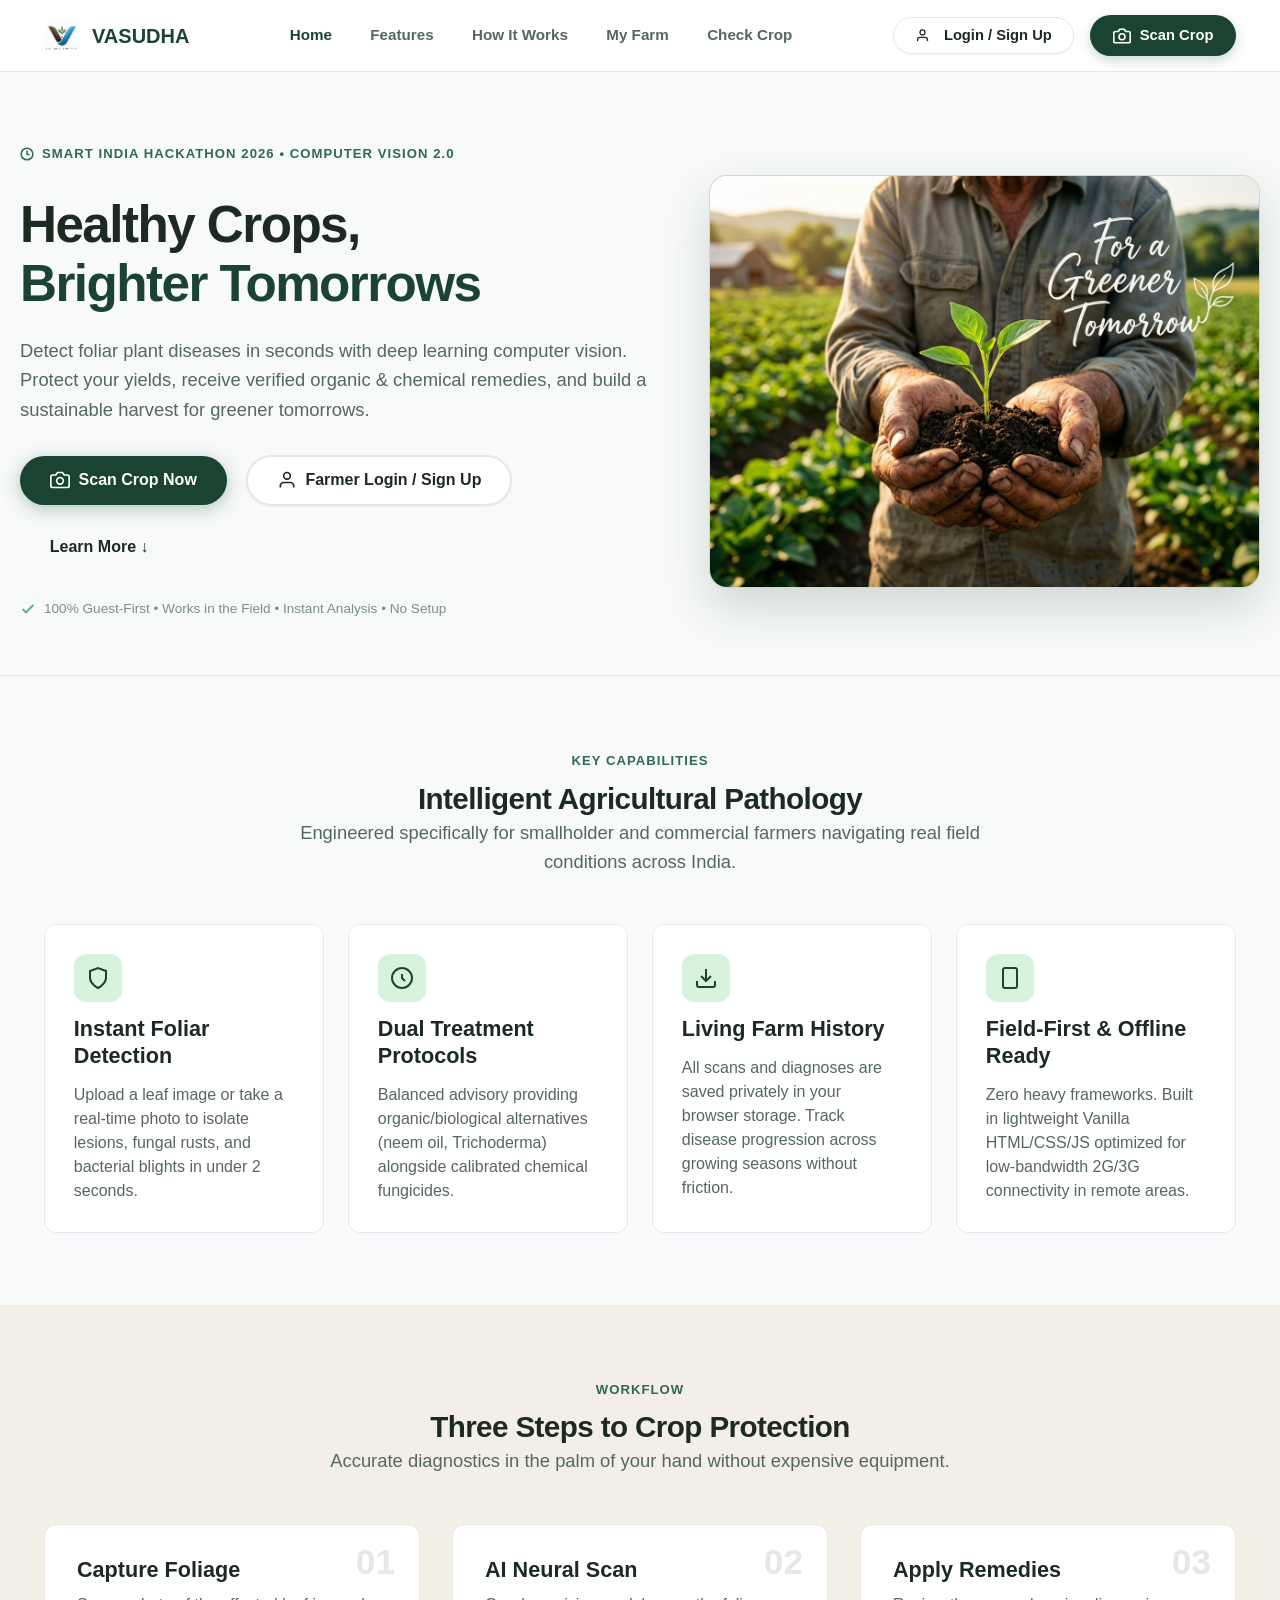
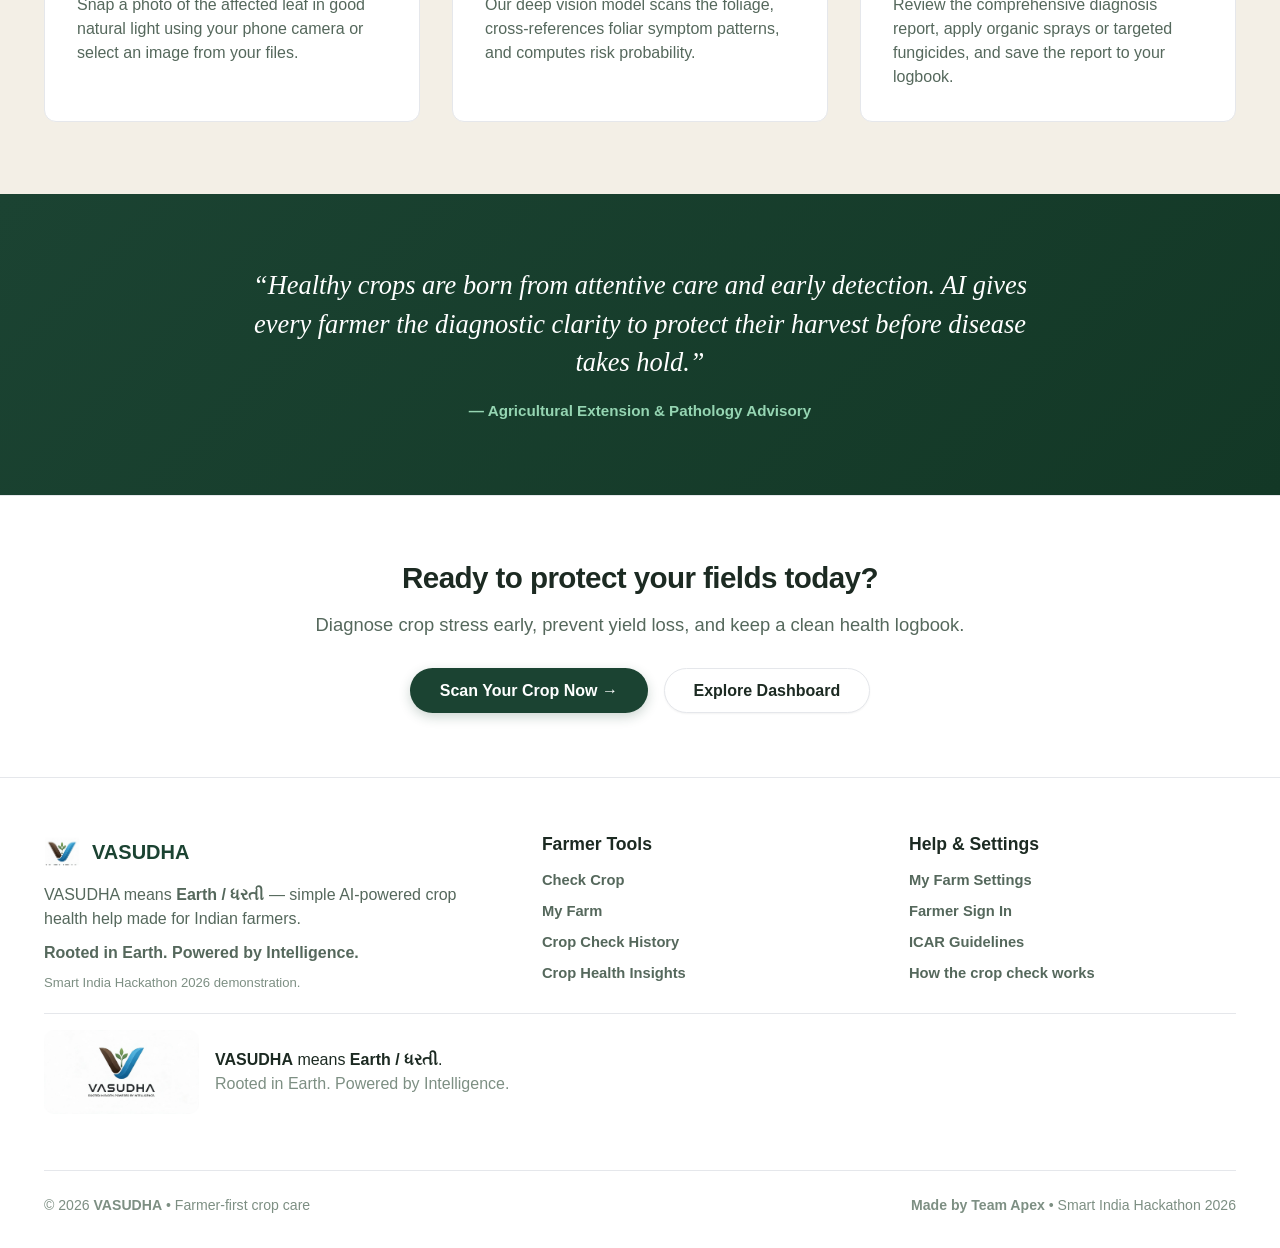
<file: frontend/index.html>
<!DOCTYPE html>
<html lang="en">
<head>
  <meta charset="UTF-8">
  <meta name="viewport" content="width=device-width, initial-scale=1">
  <title>VASUDHA — Healthy Crops, Brighter Tomorrows</title>
  <meta name="description" content="AI-assisted foliar plant pathology and sustainable crop protection for Indian agriculture. Instant leaf diagnosis, verified remedies, and living farm health monitoring.">
  <link rel="icon" href="assets/icons/favicon.svg" type="image/svg+xml">
  <link rel="stylesheet" href="css/style.css">
  <link rel="stylesheet" href="css/responsive.css">
</head>
<body>
  <div id="site-header"></div>

  <main id="main">
    <!-- SPLIT HERO SECTION -->
    <section class="hero-split-wrap">
      <div class="container hero-split">
        <div class="hero-content">
          <div class="eyebrow">
            <svg width="14" height="14" viewBox="0 0 24 24" fill="none" stroke="currentColor" stroke-width="2.5"><circle cx="12" cy="12" r="10"/><path d="M12 6v6l4 2"/></svg>
            <span>Smart India Hackathon 2026 &bull; Computer Vision 2.0</span>
          </div>
          <h1 class="hero-heading">
            Healthy Crops,
            <span class="hero-heading-highlight">Brighter Tomorrows</span>
          </h1>
          <p class="lead">
            Detect foliar plant diseases in seconds with deep learning computer vision. Protect your yields, receive verified organic & chemical remedies, and build a sustainable harvest for greener tomorrows.
          </p>
          <div class="hero-actions">
            <a class="btn btn-primary btn-lg" href="scan.html" style="box-shadow: 0 4px 18px rgba(45,106,79,0.35);">
              <svg width="20" height="20" viewBox="0 0 24 24" fill="none" stroke="currentColor" stroke-width="2"><path d="M23 19a2 2 0 0 1-2 2H3a2 2 0 0 1-2-2V8a2 2 0 0 1 2-2h4l2-3h6l2 3h4a2 2 0 0 1 2 2z"/><circle cx="12" cy="13" r="4"/></svg>
              <span>Scan Crop Now</span>
            </a>
            <a class="btn btn-secondary btn-lg hero-auth-btn" href="login.html" id="hero-auth-cta" style="border:2px solid var(--border);background:var(--bg-surface);font-weight:700;">
              <svg width="20" height="20" viewBox="0 0 24 24" fill="none" stroke="currentColor" stroke-width="2"><path d="M20 21v-2a4 4 0 0 0-4-4H8a4 4 0 0 0-4 4v2"/><circle cx="12" cy="7" r="4"/></svg>
              <span>Farmer Login / Sign Up</span>
            </a>
            <a class="btn btn-ghost btn-lg" href="#features">
              <span>Learn More &darr;</span>
            </a>
          </div>
          <div style="font-size:0.85rem;color:var(--text-subtle);display:flex;align-items:center;gap:0.5rem;margin-top:0.4rem;">
            <svg width="16" height="16" viewBox="0 0 24 24" fill="none" stroke="var(--leaf)" stroke-width="3"><polyline points="20 6 9 17 4 12"/></svg>
            <span>100% Guest-First &bull; Works in the Field &bull; Instant Analysis &bull; No Setup</span>
          </div>
        </div>

        <div class="hero-image-wrap">
          <img src="assets/images/hero-plant-hands.jpg" alt="Young green plant growing in dark soil held in farmer's cupped hands with sunlight and field background" width="600" height="450">
        </div>
      </div>
    </section>

    <!-- FEATURES SECTION -->
    <section class="features-section" id="features">
      <div class="container">
        <div class="section-header">
          <span class="eyebrow">Key Capabilities</span>
          <h2>Intelligent Agricultural Pathology</h2>
          <p class="lead">Engineered specifically for smallholder and commercial farmers navigating real field conditions across India.</p>
        </div>

        <div class="features-grid">
          <div class="feature-card">
            <div class="feature-icon-box">
              <svg width="24" height="24" viewBox="0 0 24 24" fill="none" stroke="currentColor" stroke-width="2"><path d="M12 22s8-4 8-10V5l-8-3-8 3v7c0 6 8 10 8 10z"/></svg>
            </div>
            <h3>Instant Foliar Detection</h3>
            <p>Upload a leaf image or take a real-time photo to isolate lesions, fungal rusts, and bacterial blights in under 2 seconds.</p>
          </div>

          <div class="feature-card">
            <div class="feature-icon-box">
              <svg width="24" height="24" viewBox="0 0 24 24" fill="none" stroke="currentColor" stroke-width="2"><circle cx="12" cy="12" r="10"/><path d="M12 8v4l3 3"/></svg>
            </div>
            <h3>Dual Treatment Protocols</h3>
            <p>Balanced advisory providing organic/biological alternatives (neem oil, Trichoderma) alongside calibrated chemical fungicides.</p>
          </div>

          <div class="feature-card">
            <div class="feature-icon-box">
              <svg width="24" height="24" viewBox="0 0 24 24" fill="none" stroke="currentColor" stroke-width="2"><path d="M21 15v4a2 2 0 0 1-2 2H5a2 2 0 0 1-2-2v-4"/><polyline points="7 10 12 15 17 10"/><line x1="12" y1="15" x2="12" y2="3"/></svg>
            </div>
            <h3>Living Farm History</h3>
            <p>All scans and diagnoses are saved privately in your browser storage. Track disease progression across growing seasons without friction.</p>
          </div>

          <div class="feature-card">
            <div class="feature-icon-box">
              <svg width="24" height="24" viewBox="0 0 24 24" fill="none" stroke="currentColor" stroke-width="2"><rect x="5" y="2" width="14" height="20" rx="2"/><line x1="12" y1="18" x2="12.01" y2="18"/></svg>
            </div>
            <h3>Field-First & Offline Ready</h3>
            <p>Zero heavy frameworks. Built in lightweight Vanilla HTML/CSS/JS optimized for low-bandwidth 2G/3G connectivity in remote areas.</p>
          </div>
        </div>
      </div>
    </section>

    <!-- HOW IT WORKS SECTION -->
    <section class="steps-section" id="how-it-works">
      <div class="container">
        <div class="section-header">
          <span class="eyebrow">Workflow</span>
          <h2>Three Steps to Crop Protection</h2>
          <p class="lead">Accurate diagnostics in the palm of your hand without expensive equipment.</p>
        </div>

        <div class="steps-grid">
          <div class="step-card">
            <span class="step-number">01</span>
            <h3 style="margin-bottom:0.6rem">Capture Foliage</h3>
            <p>Snap a photo of the affected leaf in good natural light using your phone camera or select an image from your files.</p>
          </div>

          <div class="step-card">
            <span class="step-number">02</span>
            <h3 style="margin-bottom:0.6rem">AI Neural Scan</h3>
            <p>Our deep vision model scans the foliage, cross-references foliar symptom patterns, and computes risk probability.</p>
          </div>

          <div class="step-card">
            <span class="step-number">03</span>
            <h3 style="margin-bottom:0.6rem">Apply Remedies</h3>
            <p>Review the comprehensive diagnosis report, apply organic sprays or targeted fungicides, and save the report to your logbook.</p>
          </div>
        </div>
      </div>
    </section>

    <!-- QUOTE SECTION -->
    <section class="quote-section">
      <div class="container">
        <div class="quote-box">
          <p class="quote-text">
            &ldquo;Healthy crops are born from attentive care and early detection. AI gives every farmer the diagnostic clarity to protect their harvest before disease takes hold.&rdquo;
          </p>
          <div class="quote-author">&mdash; Agricultural Extension & Pathology Advisory</div>
        </div>
      </div>
    </section>

    <!-- CALL TO ACTION BANNER -->
    <section style="padding:4rem 0;background:var(--bg-surface);border-top:1px solid var(--border);">
      <div class="container" style="text-align:center;max-width:700px;">
        <h2 style="margin-bottom:0.8rem">Ready to protect your fields today?</h2>
        <p class="lead" style="margin-bottom:1.8rem">Diagnose crop stress early, prevent yield loss, and keep a clean health logbook.</p>
        <div style="display:flex;justify-content:center;gap:1rem;flex-wrap:wrap;">
          <a class="btn btn-primary btn-lg" href="scan.html">Scan Your Crop Now &rarr;</a>
          <a class="btn btn-secondary btn-lg" href="dashboard.html">Explore Dashboard</a>
        </div>
      </div>
    </section>
  </main>

  <div id="site-footer"></div>

  <script src="js/mock-api.js"></script>
  <script src="js/app.js"></script>
</body>
</html>
</file>
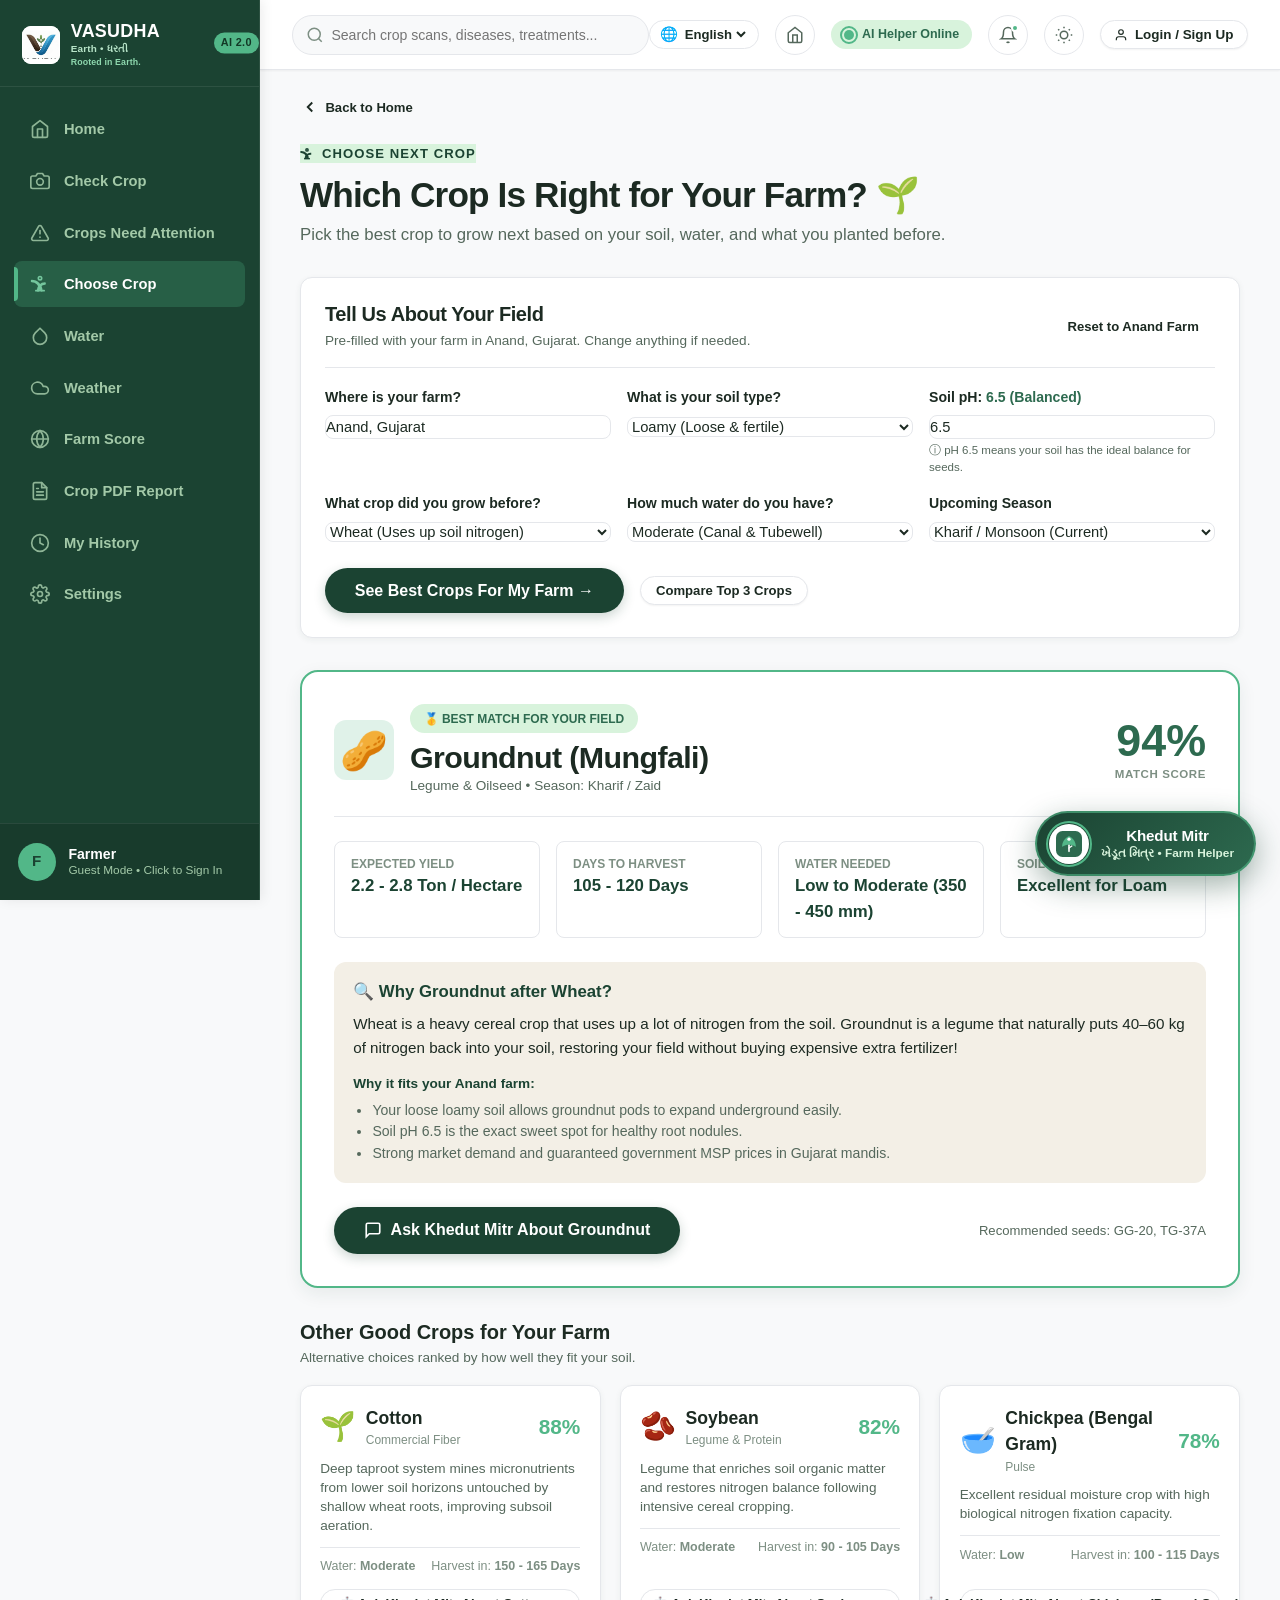
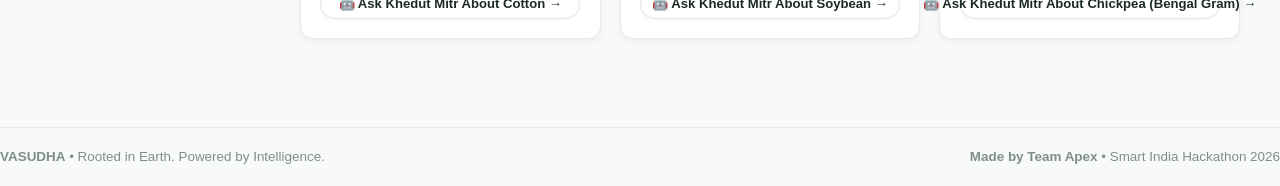
<file: frontend/crop-recommendation.html>
<!DOCTYPE html>
<html lang="en">
<head>
  <meta charset="UTF-8">
  <meta name="viewport" content="width=device-width, initial-scale=1">
  <title>Choose the Right Crop for Your Farm — VASUDHA</title>
  <meta name="description" content="Find the best crop to grow on your farm based on your soil type, water availability, and what you grew before.">
  <link rel="icon" href="assets/icons/favicon.svg" type="image/svg+xml">
  <link rel="stylesheet" href="css/style.css">
  <link rel="stylesheet" href="css/responsive.css">
</head>
<body>
  <div id="site-header"></div>

  <main id="main">
    <!-- BREADCRUMB / BACK LINK -->
    <div style="margin-bottom:1.2rem;">
      <a href="dashboard.html" class="btn btn-ghost btn-sm" style="padding-left:0;font-weight:700;display:inline-flex;align-items:center;gap:0.4rem;">
        <svg width="18" height="18" viewBox="0 0 24 24" fill="none" stroke="currentColor" stroke-width="2.5"><path d="m15 18-6-6 6-6"/></svg>
        <span>Back to Home</span>
      </a>
    </div>

    <header style="margin-bottom:1.8rem;">
      <div class="eyebrow" style="background:var(--sage);color:var(--forest-dark);">
        <svg width="14" height="14" viewBox="0 0 24 24" fill="none" stroke="currentColor" stroke-width="2.5"><path d="M7 20h10"/><path d="M10 20c0-4.4 3.6-8 8-8v-1c-5 0-9 4-9 9"/><path d="M14 20c0-6.6-5.4-12-12-12v1c5.5 0 10 4.5 10 10"/><circle cx="12" cy="5" r="2"/></svg>
        <span>Choose Next Crop</span>
      </div>
      <h1 style="font-size:2.2rem;margin-bottom:0.3rem;">Which Crop Is Right for Your Farm? 🌱</h1>
      <p class="lead" style="font-size:1.05rem;color:var(--text-muted);margin-bottom:0;">Pick the best crop to grow next based on your soil, water, and what you planted before.</p>
    </header>

    <!-- FARM PROFILE INPUT CARD -->
    <section class="card" style="margin-bottom:2rem;">
      <div style="display:flex;align-items:center;justify-content:space-between;flex-wrap:wrap;gap:1rem;margin-bottom:1.2rem;padding-bottom:1rem;border-bottom:1px solid var(--border);">
        <div>
          <h2 style="font-size:1.25rem;margin:0;color:var(--text-main);">Tell Us About Your Field</h2>
          <p style="font-size:0.85rem;color:var(--text-muted);margin:0.2rem 0 0;">Pre-filled with your farm in Anand, Gujarat. Change anything if needed.</p>
        </div>
        <button id="reset-farm-btn" class="btn btn-ghost btn-sm" type="button">Reset to Anand Farm</button>
      </div>

      <form id="crop-profile-form">
        <div class="form-grid-3">
          <div class="form-group">
            <label class="form-label" for="inp-location">Where is your farm?</label>
            <input type="text" id="inp-location" class="form-input" value="Anand, Gujarat">
          </div>
          <div class="form-group">
            <label class="form-label" for="inp-soil-type">What is your soil type?</label>
            <select id="inp-soil-type" class="form-input">
              <option value="Loamy" selected>Loamy (Loose & fertile)</option>
              <option value="Clay Loam">Clay Loam</option>
              <option value="Sandy Loam">Sandy Loam</option>
              <option value="Black Cotton">Black Cotton Soil</option>
            </select>
          </div>
          <div class="form-group">
            <label class="form-label" for="inp-soil-ph">
              <span>Soil pH: </span><strong style="color:var(--forest-mid);">6.5 (Balanced)</strong>
            </label>
            <input type="number" step="0.1" min="4.0" max="9.5" id="inp-soil-ph" class="form-input" value="6.5">
            <div style="font-size:0.72rem;color:var(--text-muted);margin-top:0.2rem;">
              ⓘ pH 6.5 means your soil has the ideal balance for seeds.
            </div>
          </div>
        </div>

        <div class="form-grid-3" style="margin-top:1rem;">
          <div class="form-group">
            <label class="form-label" for="inp-prev-crop">What crop did you grow before?</label>
            <select id="inp-prev-crop" class="form-input">
              <option value="Wheat" selected>Wheat (Uses up soil nitrogen)</option>
              <option value="Rice">Rice / Paddy</option>
              <option value="Cotton">Cotton</option>
              <option value="Tomato">Tomato</option>
            </select>
          </div>
          <div class="form-group">
            <label class="form-label" for="inp-water-avail">How much water do you have?</label>
            <select id="inp-water-avail" class="form-input">
              <option value="Moderate (Canal & Tubewell)" selected>Moderate (Canal & Tubewell)</option>
              <option value="High (Perennial Canal)">Plenty of water</option>
              <option value="Low (Rainfed / Deep Borewell)">Limited water</option>
            </select>
          </div>
          <div class="form-group">
            <label class="form-label" for="inp-season">Upcoming Season</label>
            <select id="inp-season" class="form-input">
              <option value="Kharif / Monsoon" selected>Kharif / Monsoon (Current)</option>
              <option value="Rabi / Winter">Rabi / Winter</option>
              <option value="Zaid / Summer">Zaid / Summer</option>
            </select>
          </div>
        </div>

        <!-- HIDDEN FIELDS FOR NPK PRESERVED -->
        <input type="hidden" id="inp-n" value="45">
        <input type="hidden" id="inp-p" value="28">
        <input type="hidden" id="inp-k" value="180">
        <input type="hidden" id="inp-temp" value="30">

        <div style="margin-top:1.5rem;display:flex;gap:1rem;align-items:center;flex-wrap:wrap;">
          <button type="submit" class="btn btn-primary btn-lg" id="analyze-crops-btn" style="font-weight:800;">
            <span>See Best Crops For My Farm &rarr;</span>
          </button>
          <button type="button" class="btn btn-secondary btn-sm" id="open-compare-btn">
            <span>Compare Top 3 Crops</span>
          </button>
        </div>
      </form>
    </section>

    <!-- LOADING STATE -->
    <div id="crop-loading" class="card hidden" style="text-align:center;padding:3rem 1rem;margin-bottom:2rem;">
      <div style="font-size:2.5rem;margin-bottom:0.8rem;animation:spin 1.5s linear infinite;display:inline-block;">🌱</div>
      <h3 style="font-size:1.2rem;margin-bottom:0.4rem;">Finding the best crops for your farm...</h3>
      <p style="font-size:0.85rem;color:var(--text-muted);">Looking at soil, rainfall, and what you grew before.</p>
    </div>

    <!-- MAIN RESULTS CONTAINER -->
    <div id="crop-results-root">
      <!-- Populated dynamically by crop-recommendation.js -->
    </div>

    <!-- COMPARISON MODAL -->
    <div id="compare-modal" class="modal-backdrop hidden" role="dialog" aria-modal="true" aria-labelledby="compare-modal-title">
      <div class="modal-card modal-lg">
        <div class="modal-header">
          <div style="display:flex;align-items:center;gap:0.75rem;">
            <span style="font-size:1.5rem;">⚖️</span>
            <div>
              <h3 id="compare-modal-title" style="margin:0;font-size:1.25rem;">Compare Top Crops</h3>
              <p style="margin:0;font-size:0.82rem;color:var(--text-muted);">Side-by-side comparison of your best options</p>
            </div>
          </div>
          <button id="close-compare-modal" class="btn-close" aria-label="Close modal">&times;</button>
        </div>

        <div class="modal-body" style="padding:1.5rem;overflow-x:auto;" id="compare-table-root">
          <!-- Rendered dynamically -->
        </div>

        <div class="modal-footer" style="padding:1rem 1.5rem;border-top:1px solid var(--border);display:flex;justify-content:flex-end;">
          <button id="dismiss-compare-modal" class="btn btn-secondary btn-sm">Close</button>
        </div>
      </div>
    </div>
  </main>

  <div id="site-footer"></div>

  <script src="js/mock-api.js"></script>
  <script src="js/app.js"></script>
  <script src="js/crop-recommendation.js"></script>
  <script src="js/gemini-api.js"></script>
  <script src="js/khedut-mitr.js"></script>
</body>
</html>
</file>
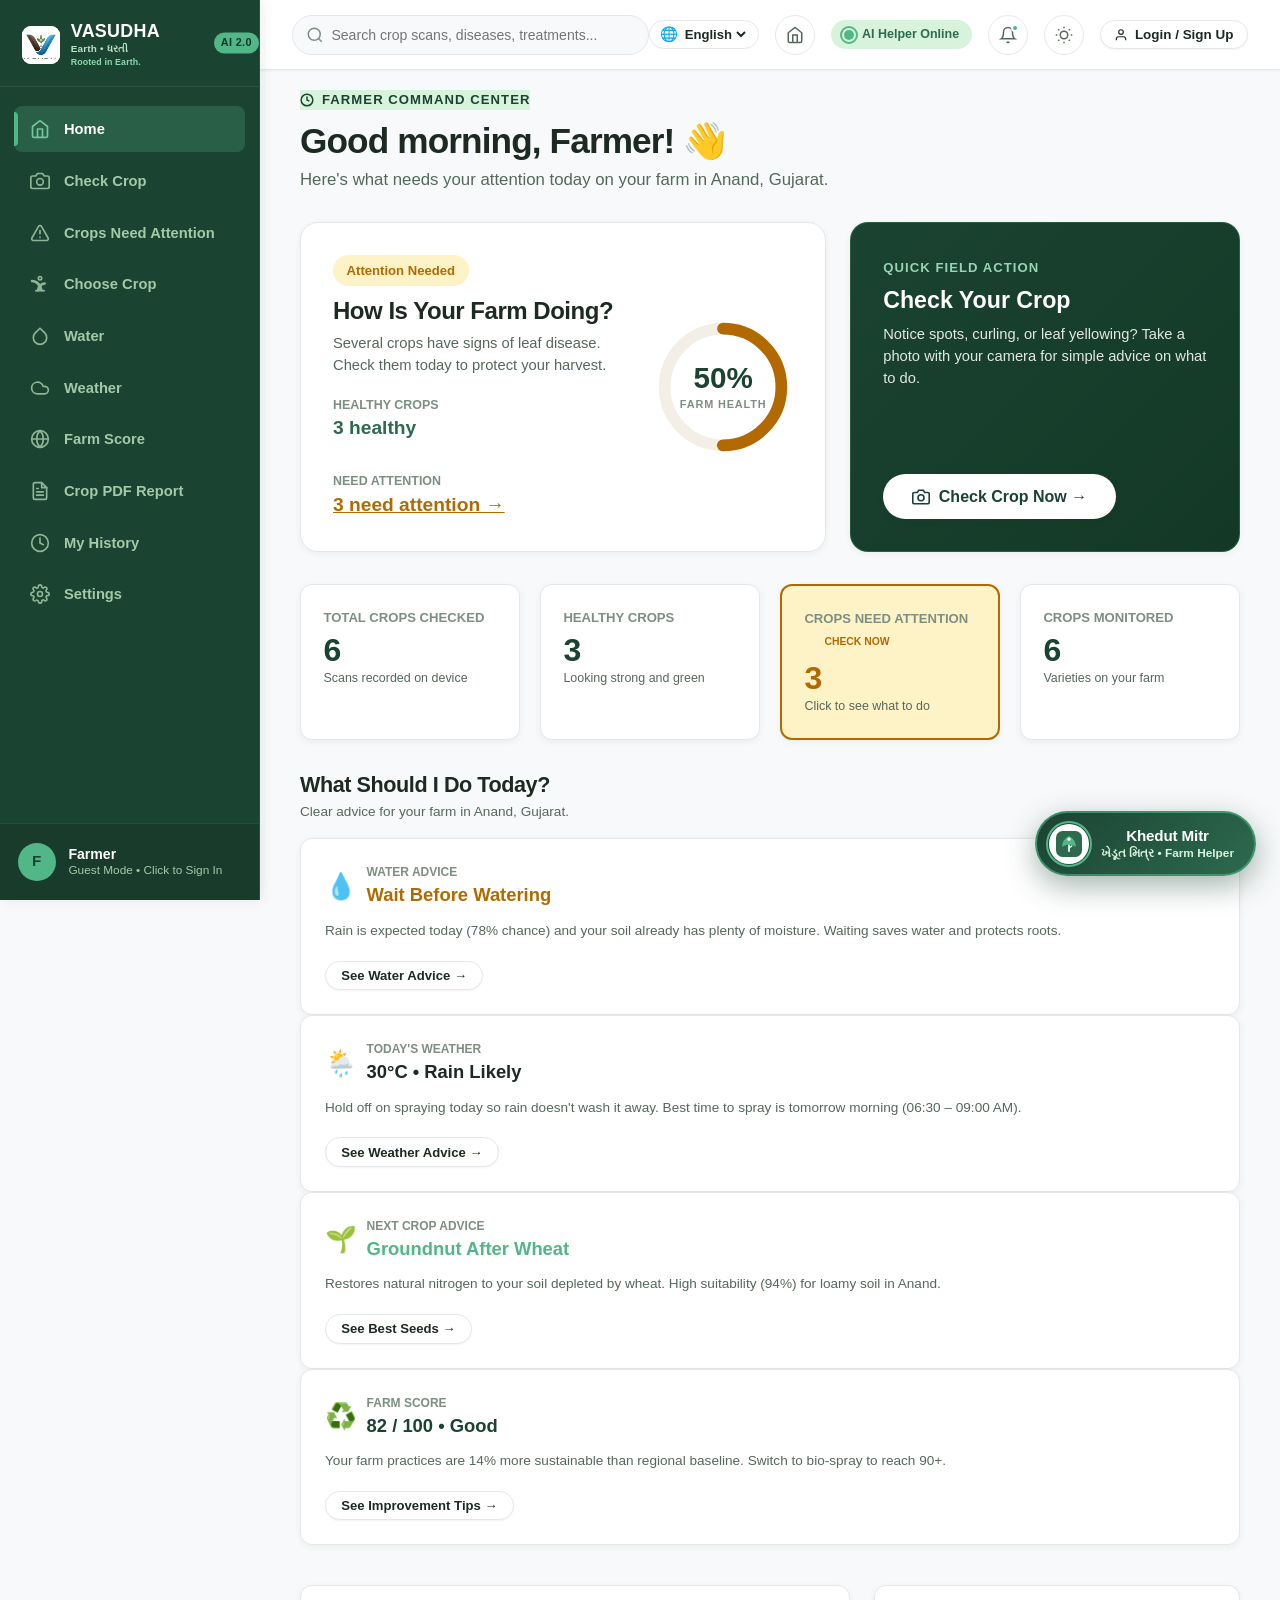
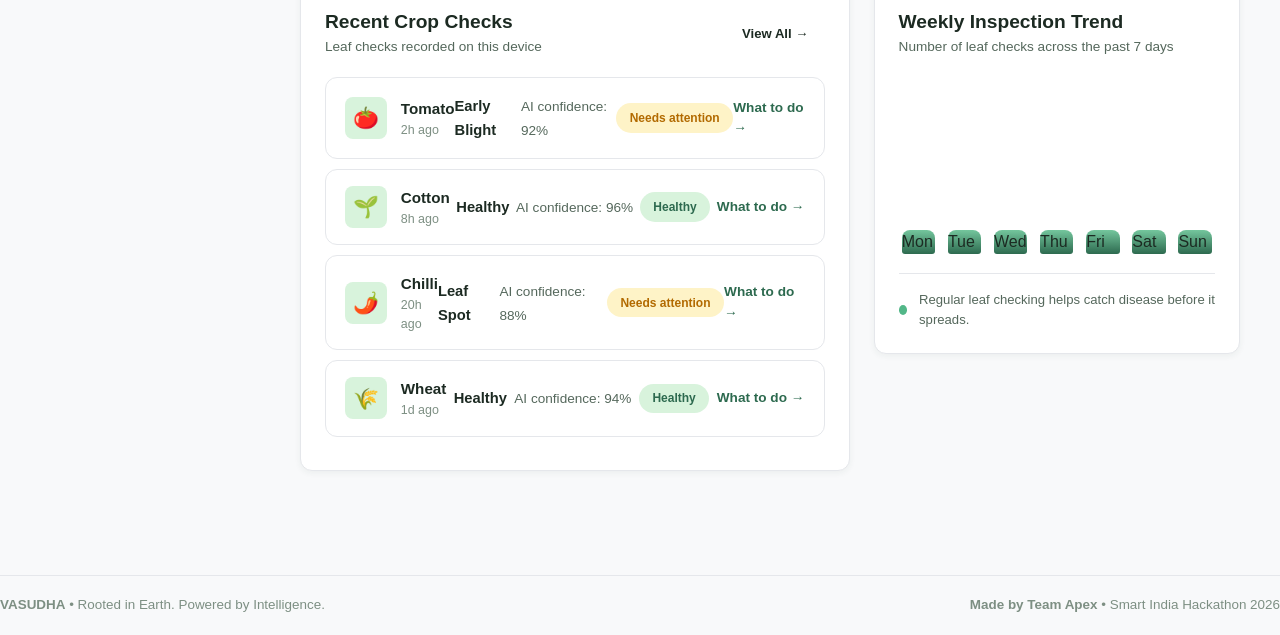
<file: frontend/dashboard.html>
<!DOCTYPE html>
<html lang="en">
<head>
  <meta charset="UTF-8">
  <meta name="viewport" content="width=device-width, initial-scale=1">
  <title>Farm Dashboard — VASUDHA</title>
  <meta name="description" content="Your daily living farm helper: check crop health, see water advice, view weather warnings, and ask Khedut Mitr.">
  <link rel="icon" href="assets/icons/favicon.svg" type="image/svg+xml">
  <link rel="stylesheet" href="css/style.css">
  <link rel="stylesheet" href="css/responsive.css">
</head>
<body>
  <div id="site-header"></div>

  <main id="main">
    <!-- TOP GREETING & STATUS -->
    <header style="margin-bottom:1.8rem;">
      <div class="eyebrow" style="background:var(--sage);color:var(--forest-dark);">
        <svg width="14" height="14" viewBox="0 0 24 24" fill="none" stroke="currentColor" stroke-width="2.5"><circle cx="12" cy="12" r="10"/><path d="M12 6v6l4 2"/></svg>
        <span>Farmer Command Center</span>
      </div>
      <h1 id="greeting" style="font-size:2.2rem;margin-bottom:0.2rem;">Good morning, Farmer! 👋</h1>
      <p class="lead" style="font-size:1.05rem;color:var(--text-muted);margin-bottom:0;">Here's what needs your attention today on your farm in Anand, Gujarat.</p>
    </header>


    <!-- DASHBOARD HERO CENTERPIECE & CTA CARD -->
    <section class="dashboard-hero">
      <div class="farm-health-card" id="farm-health-centerpiece">
        <div>
          <span class="badge badge-success" id="farm-health-badge" style="margin-bottom:0.6rem;">Crop Health Overview</span>
          <h2 style="font-size:1.5rem;margin-bottom:0.4rem;">How Is Your Farm Doing?</h2>
          <p id="farm-health-summary" style="font-size:0.92rem;color:var(--text-muted);max-width:38ch;margin-bottom:1.2rem;">
            Checking recorded crop scans on your farm...
          </p>
          <div style="display:flex;gap:1.8rem;flex-wrap:wrap;">
            <div>
              <span style="font-size:0.78rem;color:var(--text-subtle);display:block;font-weight:600;text-transform:uppercase;">Healthy Crops</span>
              <strong id="healthy-share-text" style="font-size:1.2rem;color:var(--forest-mid);">3 crops</strong>
            </div>
            <div>
              <span style="font-size:0.78rem;color:var(--text-subtle);display:block;font-weight:600;text-transform:uppercase;">Need Attention</span>
              <a href="unhealthy-plants.html" id="attention-share-text" style="font-size:1.2rem;color:var(--warning);font-weight:800;text-decoration:underline;">3 crops &rarr;</a>
            </div>
          </div>
        </div>

        <div class="health-gauge-wrap" aria-label="Farm Health Ring">
          <svg class="health-gauge-svg" viewBox="0 0 120 120">
            <circle class="health-gauge-bg" cx="60" cy="60" r="50"></circle>
            <circle class="health-gauge-value" id="health-gauge-circle" cx="60" cy="60" r="50" stroke-dasharray="314.159" stroke-dashoffset="314.159"></circle>
          </svg>
          <div class="health-gauge-center">
            <div class="score" id="health-gauge-score">--</div>
            <div class="label">FARM HEALTH</div>
          </div>
        </div>
      </div>

      <!-- SCAN YOUR CROP CTA CARD -->
      <div class="card card-forest" style="display:flex;flex-direction:column;justify-content:space-between;padding:2rem;border-radius:var(--radius-lg);">
        <div>
          <span class="eyebrow" style="color:var(--fresh);margin-bottom:0.5rem;">Quick Field Action</span>
          <h3 style="font-size:1.45rem;margin-bottom:0.5rem;">Check Your Crop</h3>
          <p style="font-size:0.92rem;color:rgba(255,255,255,0.88);line-height:1.5;">
            Notice spots, curling, or leaf yellowing? Take a photo with your camera for simple advice on what to do.
          </p>
        </div>
        <div style="margin-top:1.5rem;display:flex;gap:0.75rem;flex-wrap:wrap;align-items:center;">
          <a class="btn btn-secondary btn-lg" href="scan.html" style="background:#FFFFFF;color:var(--forest-dark)!important;font-weight:800;border:none;box-shadow:var(--shadow-sm);">
            <svg width="18" height="18" viewBox="0 0 24 24" fill="none" stroke="currentColor" stroke-width="2.2"><path d="M23 19a2 2 0 0 1-2 2H3a2 2 0 0 1-2-2V8a2 2 0 0 1 2-2h4l2-3h6l2 3h4a2 2 0 0 1 2 2z"/><circle cx="12" cy="13" r="4"/></svg>
            <span>Check Crop Now &rarr;</span>
          </a>
        </div>
      </div>
    </section>

    <!-- 4 KPI SUMMARY CARDS (CONTRACT PRESERVED) -->
    <section id="kpis" class="kpi-grid">
      <!-- Populated dynamically by dashboard.js -->
    </section>

    <!-- FARMER COMMAND CENTER: 4 CLEAR ACTION SECTIONS -->
    <section style="margin-bottom:2.5rem;">
      <div style="margin-bottom:1rem;">
        <h2 style="font-size:1.35rem;margin:0 0 0.2rem;color:var(--text-main);">What Should I Do Today?</h2>
        <p style="font-size:0.85rem;color:var(--text-muted);margin:0;">Clear advice for your farm in Anand, Gujarat.</p>
      </div>

      <div class="farmer-actions-grid">
        <!-- 1. Water Advice -->
        <div class="card farmer-action-card">
          <div style="display:flex;align-items:center;gap:0.6rem;margin-bottom:0.75rem;">
            <span style="font-size:1.6rem;">💧</span>
            <div>
              <div style="font-size:0.75rem;font-weight:700;color:var(--text-subtle);text-transform:uppercase;">WATER ADVICE</div>
              <strong style="font-size:1.15rem;color:var(--warning);">Wait Before Watering</strong>
            </div>
          </div>
          <p style="font-size:0.85rem;color:var(--text-muted);line-height:1.5;margin:0 0 1.2rem;flex:1;">
            Rain is expected today (78% chance) and your soil already has plenty of moisture. Waiting saves water and protects roots.
          </p>
          <a href="irrigation.html" class="btn btn-secondary btn-sm" style="font-weight:700;">See Water Advice &rarr;</a>
        </div>

        <!-- 2. Weather & Spray Timing -->
        <div class="card farmer-action-card">
          <div style="display:flex;align-items:center;gap:0.6rem;margin-bottom:0.75rem;">
            <span style="font-size:1.6rem;">🌦️</span>
            <div>
              <div style="font-size:0.75rem;font-weight:700;color:var(--text-subtle);text-transform:uppercase;">TODAY'S WEATHER</div>
              <strong style="font-size:1.15rem;color:var(--text-main);">30°C &bull; Rain Likely</strong>
            </div>
          </div>
          <p style="font-size:0.85rem;color:var(--text-muted);line-height:1.5;margin:0 0 1.2rem;flex:1;">
            Hold off on spraying today so rain doesn't wash it away. Best time to spray is tomorrow morning (06:30 – 09:00 AM).
          </p>
          <a href="weather.html" class="btn btn-secondary btn-sm" style="font-weight:700;">See Weather Advice &rarr;</a>
        </div>

        <!-- 3. Next Crop Recommendation -->
        <div class="card farmer-action-card">
          <div style="display:flex;align-items:center;gap:0.6rem;margin-bottom:0.75rem;">
            <span style="font-size:1.6rem;">🌱</span>
            <div>
              <div style="font-size:0.75rem;font-weight:700;color:var(--text-subtle);text-transform:uppercase;">NEXT CROP ADVICE</div>
              <strong style="font-size:1.15rem;color:var(--leaf);">Groundnut (94% Match)</strong>
            </div>
          </div>
          <p style="font-size:0.85rem;color:var(--text-muted);line-height:1.5;margin:0 0 1.2rem;flex:1;">
            Groundnut naturally restores nitrogen to your soil after wheat harvest and thrives in your loose loamy soil.
          </p>
          <a href="crop-recommendation.html" class="btn btn-secondary btn-sm" style="font-weight:700;">See Best Crops &rarr;</a>
        </div>

        <!-- 4. Farm Sustainability Score -->
        <div class="card farmer-action-card">
          <div style="display:flex;align-items:center;gap:0.6rem;margin-bottom:0.75rem;">
            <span style="font-size:1.6rem;">♻️</span>
            <div>
              <div style="font-size:0.75rem;font-weight:700;color:var(--text-subtle);text-transform:uppercase;">FARM SCORE</div>
              <strong style="font-size:1.15rem;color:var(--forest-dark);">82 / 100 (Doing Well)</strong>
            </div>
          </div>
          <p style="font-size:0.85rem;color:var(--text-muted);line-height:1.5;margin:0 0 1.2rem;flex:1;">
            Your farm is using drip irrigation well. One thing you can improve today: try bio-sprays instead of chemical sprays.
          </p>
          <a href="sustainability.html" class="btn btn-secondary btn-sm" style="font-weight:700;">Improve My Farm &rarr;</a>
        </div>
      </div>
    </section>

    <!-- RECENT SCANS & WEEKLY INSPECTION (CONTRACT PRESERVED) -->
    <section style="display:grid;grid-template-columns:1.5fr 1fr;gap:1.5rem;align-items:start;margin-bottom:2.5rem;">
      <div class="card">
        <div style="display:flex;align-items:center;justify-content:space-between;margin-bottom:1.2rem;">
          <div>
            <h3 style="font-size:1.2rem;margin-bottom:0.2rem;">Recent Crop Checks</h3>
            <p style="font-size:0.85rem;color:var(--text-muted);margin:0;">Leaf checks recorded on this device</p>
          </div>
          <a href="history.html" class="btn btn-ghost btn-sm">View All &rarr;</a>
        </div>
        <div id="recent-scans">
          <!-- Populated by dashboard.js -->
        </div>
      </div>

      <div class="card">
        <div style="margin-bottom:1rem;">
          <h3 style="font-size:1.2rem;margin-bottom:0.2rem;">Weekly Inspection Trend</h3>
          <p style="font-size:0.85rem;color:var(--text-muted);margin:0;">Number of leaf checks across the past 7 days</p>
        </div>
        <div class="chart" id="overview-chart">
          <!-- Populated by dashboard.js -->
        </div>
        <div style="margin-top:1.2rem;padding-top:1rem;border-top:1px solid var(--border);display:flex;align-items:center;gap:0.75rem;">
          <div style="width:10px;height:10px;border-radius:50%;background:var(--leaf);"></div>
          <span style="font-size:0.82rem;color:var(--text-muted);">Regular leaf checking helps catch disease before it spreads.</span>
        </div>
      </div>
    </section>
  </main>

  <div id="site-footer"></div>

  <script src="js/mock-api.js"></script>
  <script src="js/app.js"></script>
  <script src="js/dashboard.js"></script>
  <script src="js/gemini-api.js"></script>
  <script src="js/khedut-mitr.js"></script>
</body>
</html>
</file>
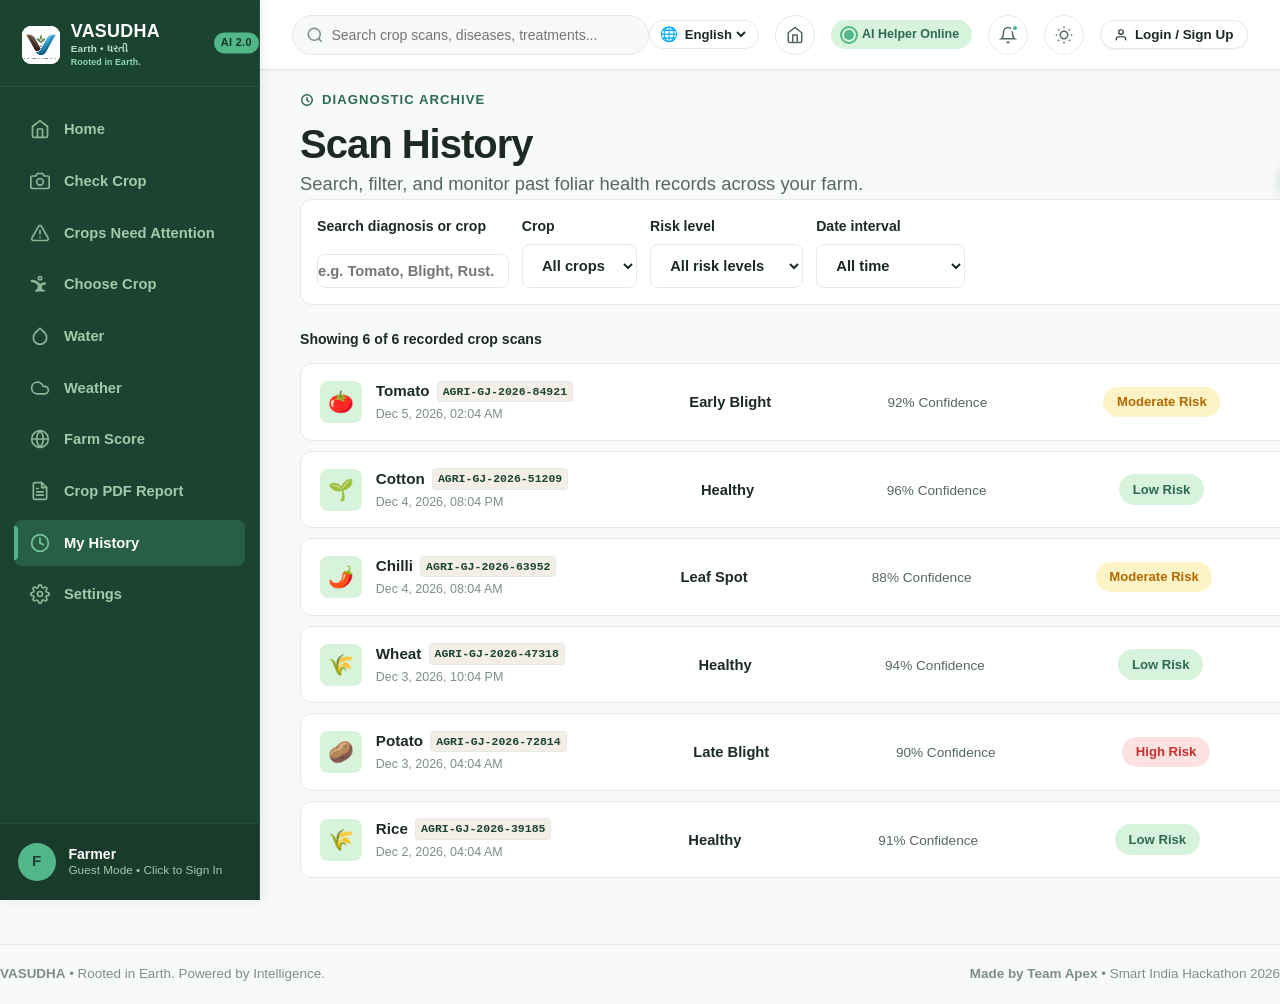
<file: frontend/history.html>
<!DOCTYPE html>
<html lang="en">
<head>
  <meta charset="UTF-8">
  <meta name="viewport" content="width=device-width, initial-scale=1">
  <title>Crop Scan History — VASUDHA</title>
  <meta name="description" content="Search, filter, and review historical crop health scans and diagnostic assessments stored on this device.">
  <link rel="icon" href="assets/icons/favicon.svg" type="image/svg+xml">
  <link rel="stylesheet" href="css/style.css">
  <link rel="stylesheet" href="css/responsive.css">
</head>
<body>
  <div id="site-header"></div>

  <main id="main" class="container" style="padding-bottom:3.5rem">
    <header class="page-header">
      <div class="eyebrow">
        <svg width="14" height="14" viewBox="0 0 24 24" fill="none" stroke="currentColor" stroke-width="2.5" stroke-linecap="round"><path d="M12 8v4l3 3"/><circle cx="12" cy="12" r="9"/></svg>
        <span>Diagnostic Archive</span>
      </div>
      <div style="display:flex;align-items:flex-end;justify-content:space-between;flex-wrap:wrap;gap:1rem">
        <div>
          <h1>Scan History</h1>
          <p class="lead" style="margin-bottom:0">Search, filter, and monitor past foliar health records across your farm.</p>
        </div>
        <div>
          <a class="btn btn-primary" href="scan.html">
            <svg width="18" height="18" viewBox="0 0 24 24" fill="none" stroke="currentColor" stroke-width="2" stroke-linecap="round"><path d="M23 19a2 2 0 0 1-2 2H3a2 2 0 0 1-2-2V8a2 2 0 0 1 2-2h4l2-3h6l2 3h4a2 2 0 0 1 2 2z"/><circle cx="12" cy="13" r="4"/></svg>
            <span>Scan New Crop</span>
          </a>
        </div>
      </div>
    </header>

    <form class="toolbar" id="filters" onsubmit="event.preventDefault()">
      <label class="field">Search diagnosis or crop
        <input type="search" id="search" placeholder="e.g. Tomato, Blight, Rust..." autocomplete="off">
      </label>
      <label class="field">Crop
        <select id="crop-filter">
          <option value="">All crops</option>
        </select>
      </label>
      <label class="field">Risk level
        <select id="risk-filter">
          <option value="">All risk levels</option>
          <option value="Low">Healthy / Low</option>
          <option value="Moderate">Moderate Risk</option>
          <option value="High">High Risk</option>
        </select>
      </label>
      <label class="field">Date interval
        <select id="date-filter">
          <option value="">All time</option>
          <option value="24h">Last 24 hours</option>
          <option value="7d">Last 7 days</option>
          <option value="30d">Last 30 days</option>
        </select>
      </label>
    </form>

    <div id="history-counter" class="muted" style="font-size:0.88rem;margin-bottom:0.8rem;font-weight:600"></div>
    <div id="history-list" class="scan-list"></div>
  </main>

  <div id="site-footer"></div>

  <script src="js/mock-api.js" defer></script>
  <script src="js/app.js" defer></script>
  <script src="js/history.js" defer></script>
</body>
</html>
</file>
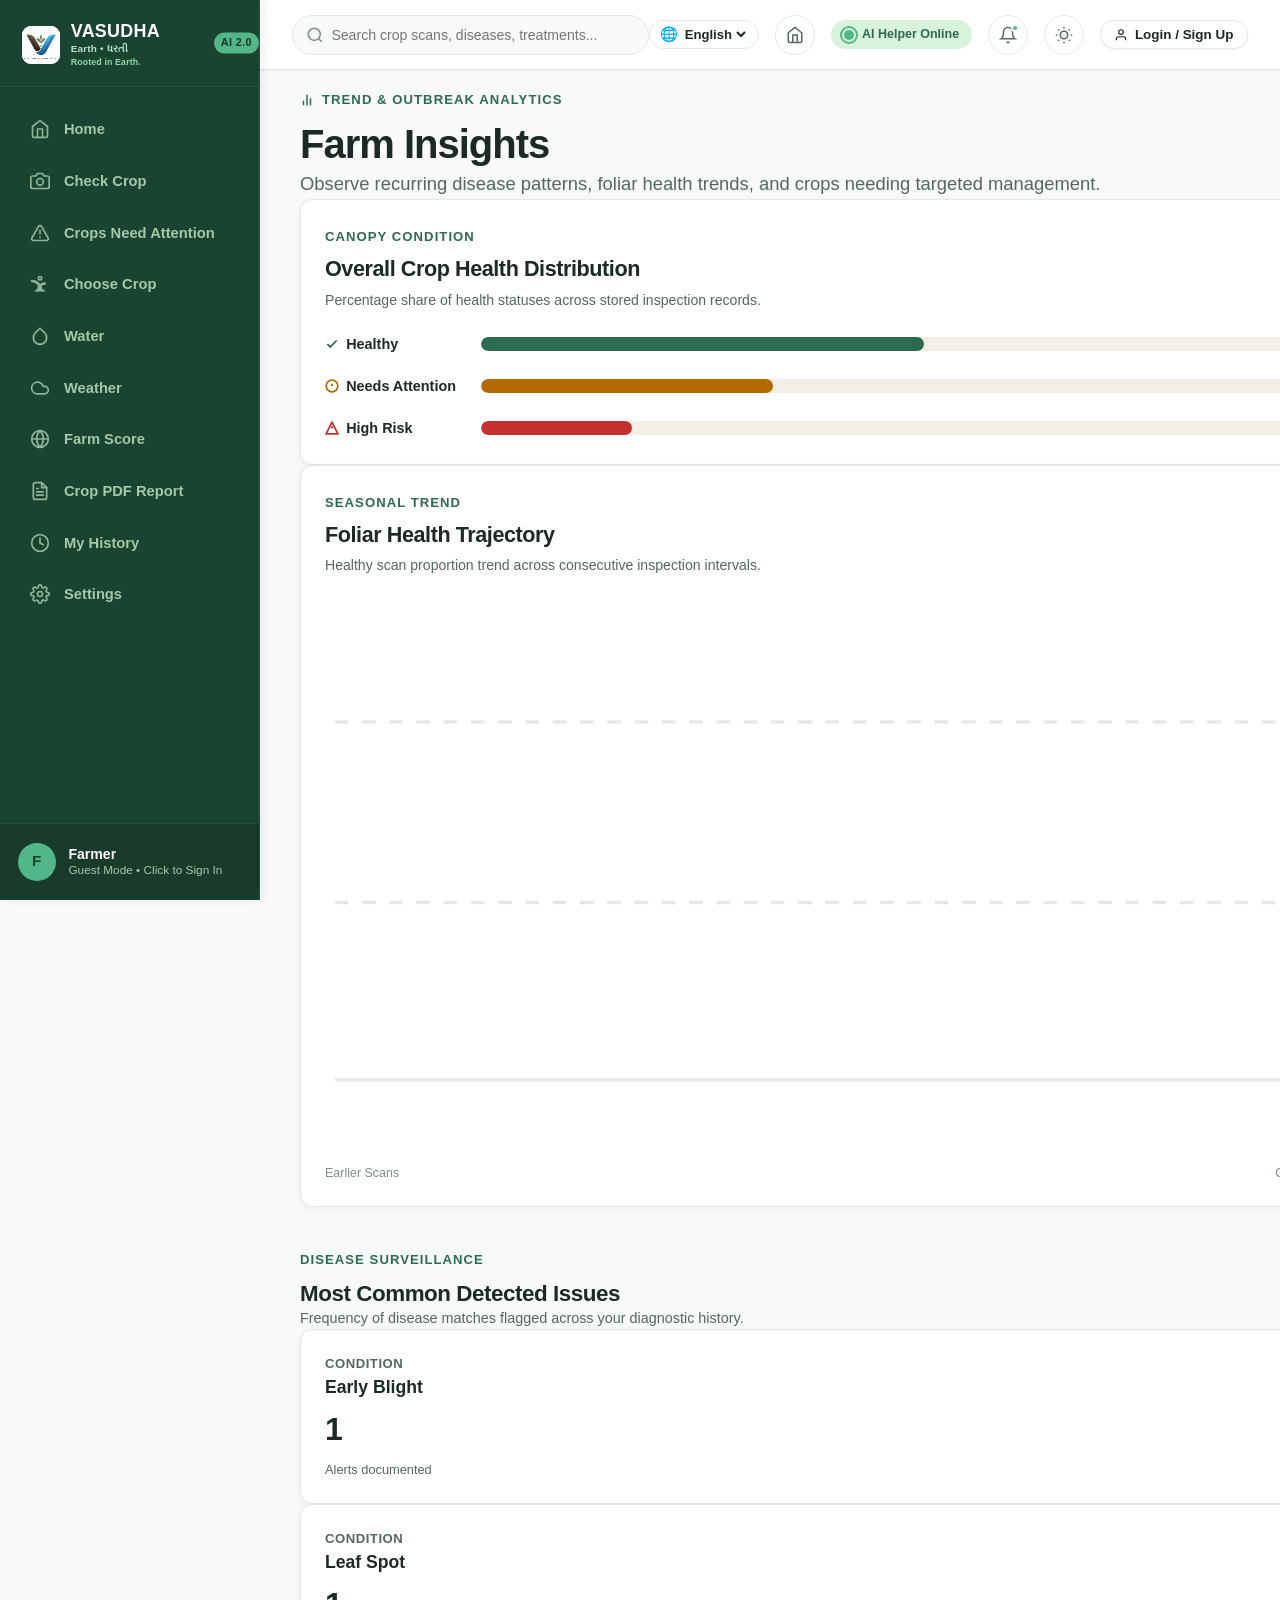
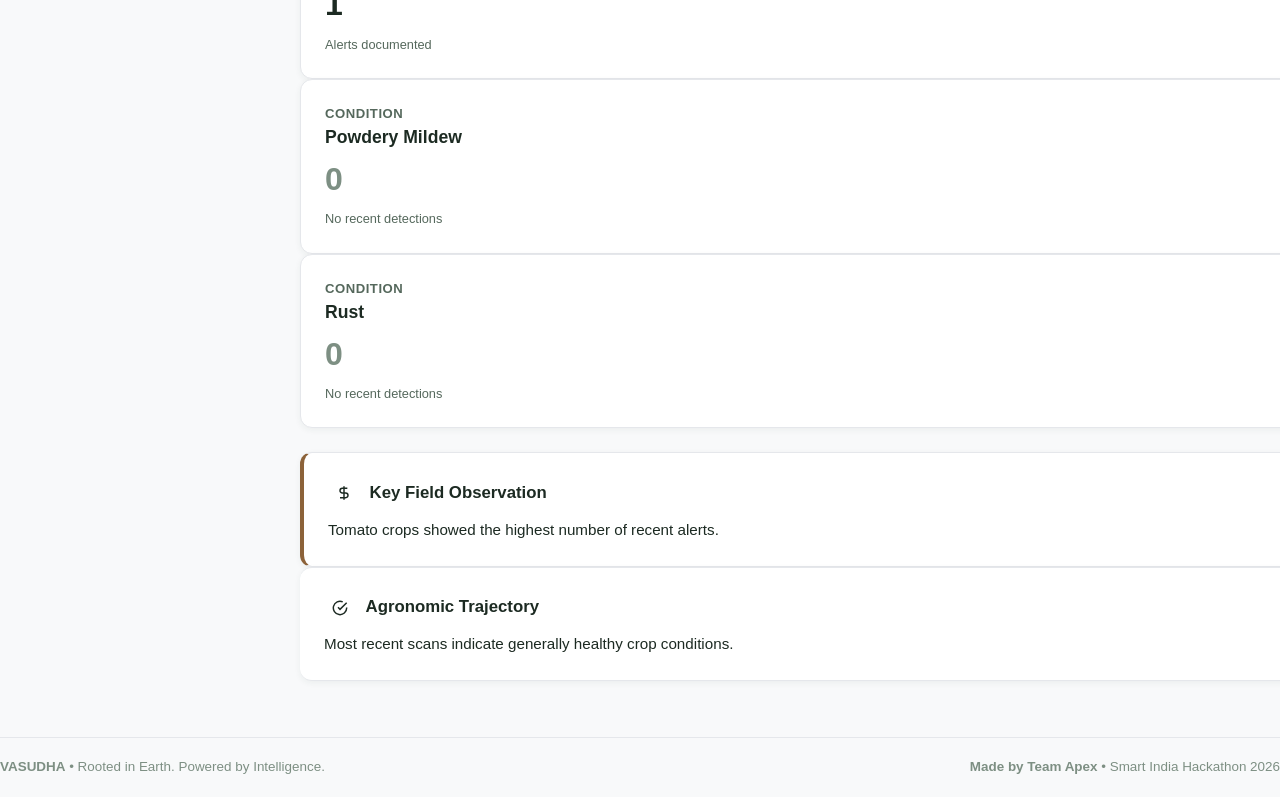
<file: frontend/insights.html>
<!DOCTYPE html>
<html lang="en">
<head>
  <meta charset="UTF-8">
  <meta name="viewport" content="width=device-width, initial-scale=1">
  <title>Farm Insights — VASUDHA</title>
  <meta name="description" content="Analytical patterns and recurring crop health trends derived from your stored demonstration scans.">
  <link rel="icon" href="assets/icons/favicon.svg" type="image/svg+xml">
  <link rel="stylesheet" href="css/style.css">
  <link rel="stylesheet" href="css/responsive.css">
</head>
<body>
  <div id="site-header"></div>

  <main id="main" class="container" style="padding-bottom:3.5rem">
    <header class="page-header">
      <div class="eyebrow">
        <svg width="14" height="14" viewBox="0 0 24 24" fill="none" stroke="currentColor" stroke-width="2.5" stroke-linecap="round"><path d="M18 20V10M12 20V4M6 20v-6"/></svg>
        <span>Trend & Outbreak Analytics</span>
      </div>
      <h1>Farm Insights</h1>
      <p class="lead" style="margin-bottom:0">Observe recurring disease patterns, foliar health trends, and crops needing targeted management.</p>
    </header>

    <div id="insights-root"></div>
  </main>

  <div id="site-footer"></div>

  <script src="js/mock-api.js" defer></script>
  <script src="js/app.js" defer></script>
  <script src="js/insights.js" defer></script>
</body>
</html>
</file>
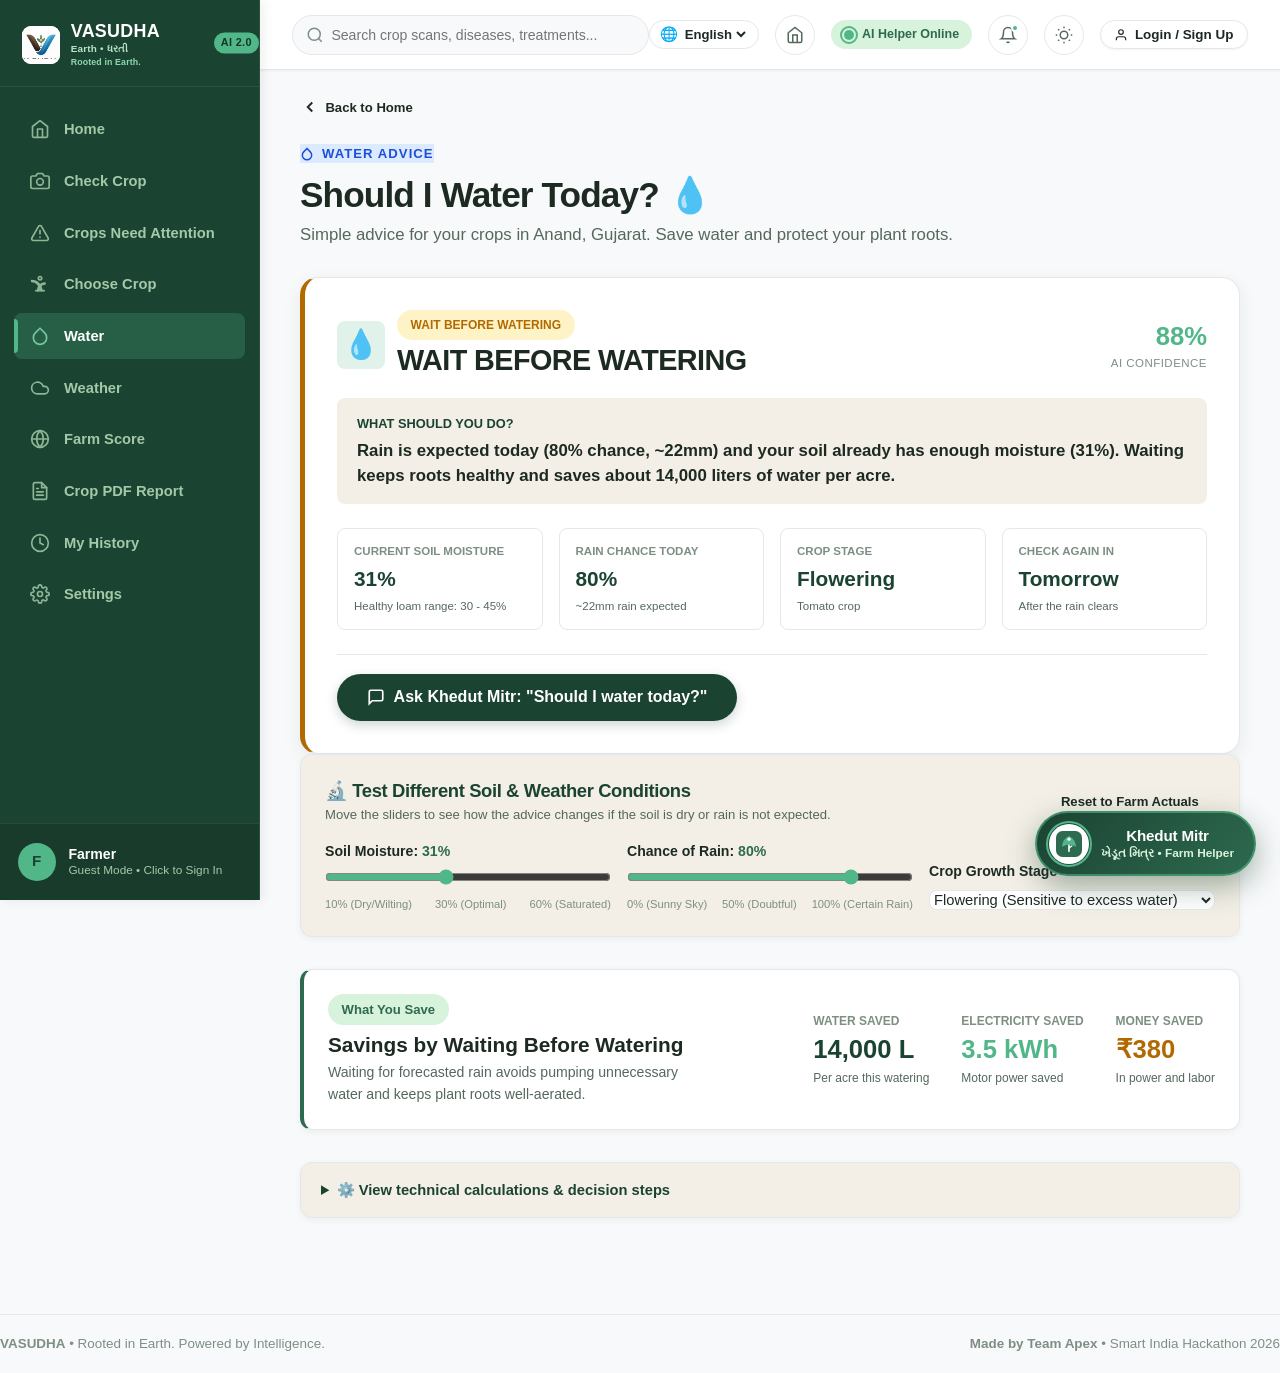
<file: frontend/irrigation.html>
<!DOCTYPE html>
<html lang="en">
<head>
  <meta charset="UTF-8">
  <meta name="viewport" content="width=device-width, initial-scale=1">
  <title>Water Advice: Should I Water Today? — VASUDHA</title>
  <meta name="description" content="Simple, clear water advice for farmers: know whether to water your crops today based on soil moisture and rain forecast.">
  <link rel="icon" href="assets/icons/favicon.svg" type="image/svg+xml">
  <link rel="stylesheet" href="css/style.css">
  <link rel="stylesheet" href="css/responsive.css">
</head>
<body>
  <div id="site-header"></div>

  <main id="main">
    <!-- BREADCRUMB / BACK LINK -->
    <div style="margin-bottom:1.2rem;">
      <a href="dashboard.html" class="btn btn-ghost btn-sm" style="padding-left:0;font-weight:700;display:inline-flex;align-items:center;gap:0.4rem;">
        <svg width="18" height="18" viewBox="0 0 24 24" fill="none" stroke="currentColor" stroke-width="2.5"><path d="m15 18-6-6 6-6"/></svg>
        <span>Back to Home</span>
      </a>
    </div>

    <header style="margin-bottom:1.8rem;">
      <div class="eyebrow" style="background:var(--info-soft);color:var(--info);">
        <svg width="14" height="14" viewBox="0 0 24 24" fill="none" stroke="currentColor" stroke-width="2.5"><path d="M12 2.69l5.66 5.66a8 8 0 1 1-11.31 0z"/></svg>
        <span>Water Advice</span>
      </div>
      <h1 style="font-size:2.2rem;margin-bottom:0.3rem;">Should I Water Today? 💧</h1>
      <p class="lead" style="font-size:1.05rem;color:var(--text-muted);margin-bottom:0;">Simple advice for your crops in Anand, Gujarat. Save water and protect your plant roots.</p>
    </header>

    <!-- DECISION HERO CARD -->
    <section class="card irrigation-hero-card" id="irrigation-hero-mount" style="margin-bottom:2rem;">
      <!-- Populated dynamically by irrigation.js -->
    </section>

    <!-- INTERACTIVE SIMULATION SLIDER (TEST SCENARIOS) -->
    <section class="card" style="margin-bottom:2rem;background:var(--bg-sand);border:1.5px solid var(--border);">
      <div style="display:flex;align-items:center;justify-content:space-between;flex-wrap:wrap;gap:1rem;margin-bottom:1rem;">
        <div>
          <h2 style="font-size:1.15rem;margin:0;color:var(--forest-dark);display:flex;align-items:center;gap:0.5rem;">
            <span>🔬 Test Different Soil & Weather Conditions</span>
          </h2>
          <p style="font-size:0.82rem;color:var(--text-muted);margin:0.2rem 0 0;">Move the sliders to see how the advice changes if the soil is dry or rain is not expected.</p>
        </div>
        <button id="reset-sim-btn" class="btn btn-ghost btn-sm" type="button">Reset to Farm Actuals</button>
      </div>

      <div class="form-grid-3" style="align-items:flex-end;">
        <div class="form-group">
          <label class="form-label" for="sim-moisture">
            <span>Soil Moisture: </span><strong id="sim-moisture-val" style="color:var(--forest-mid);">31%</strong>
          </label>
          <input type="range" id="sim-moisture" min="10" max="60" value="31" step="1" style="width:100%;">
          <div style="display:flex;justify-content:space-between;font-size:0.7rem;color:var(--text-subtle);margin-top:0.2rem;">
            <span>10% (Dry/Wilting)</span>
            <span>30% (Optimal)</span>
            <span>60% (Saturated)</span>
          </div>
        </div>

        <div class="form-group">
          <label class="form-label" for="sim-rain-prob">
            <span>Chance of Rain: </span><strong id="sim-rain-val" style="color:var(--forest-mid);">78%</strong>
          </label>
          <input type="range" id="sim-rain-prob" min="0" max="100" value="78" step="5" style="width:100%;">
          <div style="display:flex;justify-content:space-between;font-size:0.7rem;color:var(--text-subtle);margin-top:0.2rem;">
            <span>0% (Sunny Sky)</span>
            <span>50% (Doubtful)</span>
            <span>100% (Certain Rain)</span>
          </div>
        </div>

        <div class="form-group">
          <label class="form-label" for="sim-crop-stage">Crop Growth Stage</label>
          <select id="sim-crop-stage" class="form-input">
            <option value="Flowering" selected>Flowering (Sensitive to excess water)</option>
            <option value="Vegetative">Growing leaves</option>
            <option value="Fruiting">Fruiting / Harvest</option>
            <option value="Seedling">Young Seedling</option>
          </select>
        </div>
      </div>
    </section>

    <!-- WATER SAVINGS IMPACT -->
    <section class="card" style="margin-bottom:2rem;background:var(--bg-surface-elevated);border-left:4px solid var(--forest-mid);">
      <div style="display:flex;align-items:center;justify-content:space-between;flex-wrap:wrap;gap:1.5rem;">
        <div>
          <span class="badge badge-success" style="margin-bottom:0.4rem;">What You Save</span>
          <h3 style="font-size:1.3rem;margin:0 0 0.3rem;color:var(--text-main);">Savings by Waiting Before Watering</h3>
          <p style="font-size:0.88rem;color:var(--text-muted);margin:0;max-width:45ch;">
            Waiting for forecasted rain avoids pumping unnecessary water and keeps plant roots well-aerated.
          </p>
        </div>
        <div style="display:flex;gap:2rem;flex-wrap:wrap;">
          <div>
            <div style="font-size:0.75rem;color:var(--text-subtle);text-transform:uppercase;font-weight:700;">Water Saved</div>
            <div style="font-size:1.6rem;font-weight:800;color:var(--forest-dark);">14,000 L</div>
            <div style="font-size:0.75rem;color:var(--text-muted);">Per acre this watering</div>
          </div>
          <div>
            <div style="font-size:0.75rem;color:var(--text-subtle);text-transform:uppercase;font-weight:700;">Electricity Saved</div>
            <div style="font-size:1.6rem;font-weight:800;color:var(--leaf);">3.5 kWh</div>
            <div style="font-size:0.75rem;color:var(--text-muted);">Motor power saved</div>
          </div>
          <div>
            <div style="font-size:0.75rem;color:var(--text-subtle);text-transform:uppercase;font-weight:700;">Money Saved</div>
            <div style="font-size:1.6rem;font-weight:800;color:var(--warning);">₹380</div>
            <div style="font-size:0.75rem;color:var(--text-muted);">In power and labor</div>
          </div>
        </div>
      </div>
    </section>

    <!-- TECHNICAL DETAILS ACCORDION -->
    <details class="card" style="margin-bottom:2rem;background:var(--bg-sand);border:1px solid var(--border);padding:1rem 1.25rem;">
      <summary style="cursor:pointer;font-weight:700;font-size:0.92rem;color:var(--forest-dark);user-select:none;">
        ⚙️ View technical calculations & decision steps
      </summary>
      <div style="margin-top:1rem;" class="pipeline-steps-grid" id="pipeline-steps-mount">
        <!-- Rendered dynamically -->
      </div>
      <p style="font-size:0.78rem;color:var(--text-muted);margin-top:1rem;line-height:1.5;">
        Calibrated to ICAR and FAO-56 crop coefficient guidelines. Demo simulation scenario.
      </p>
    </details>
  </main>

  <div id="site-footer"></div>

  <script src="js/mock-api.js"></script>
  <script src="js/app.js"></script>
  <script src="js/irrigation.js"></script>
  <script src="js/gemini-api.js"></script>
  <script src="js/khedut-mitr.js"></script>
</body>
</html>
</file>
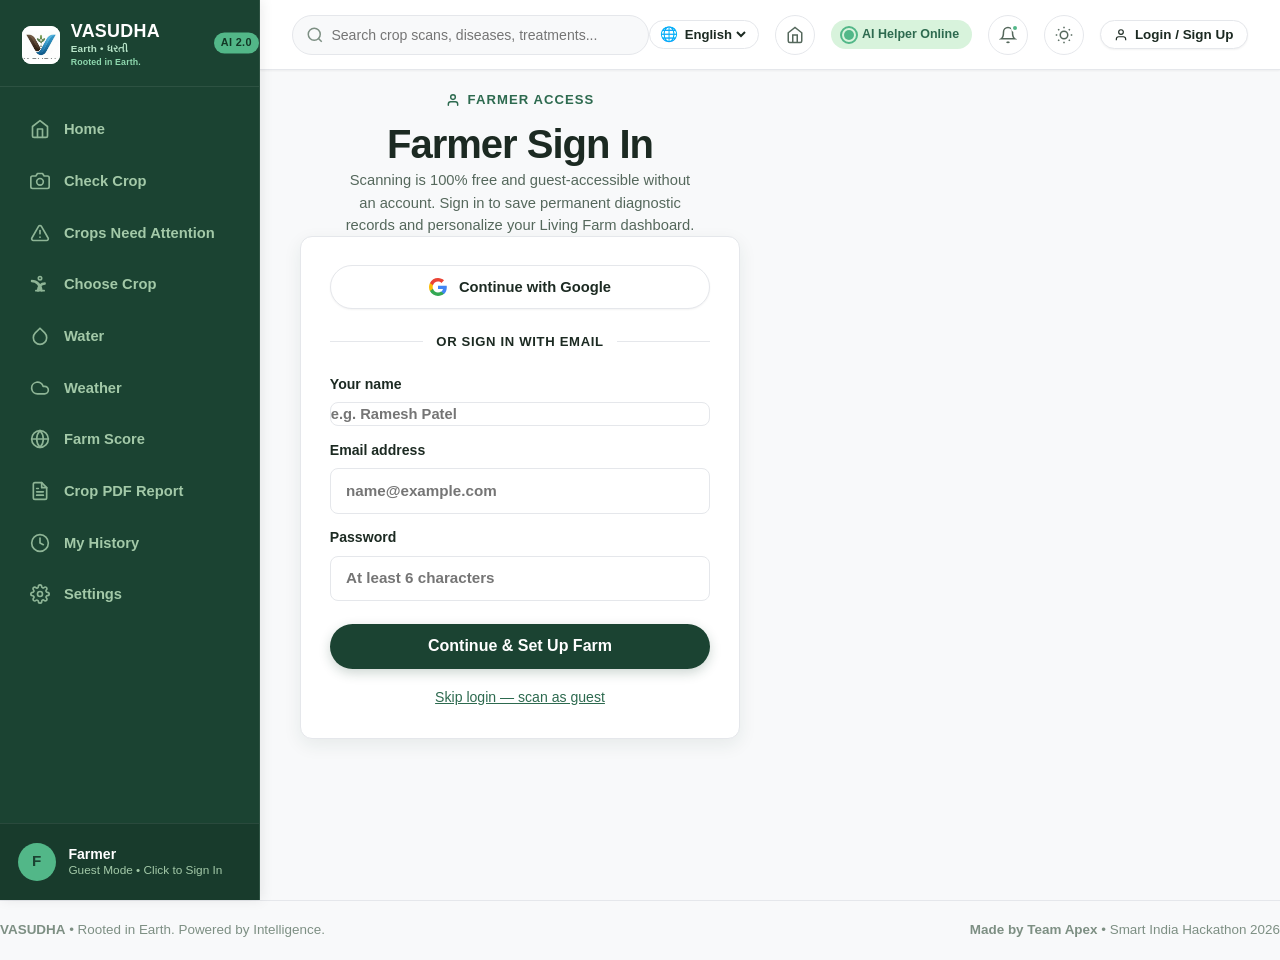
<file: frontend/login.html>
<!DOCTYPE html>
<html lang="en">
<head>
  <meta charset="UTF-8">
  <meta name="viewport" content="width=device-width, initial-scale=1">
  <title>Farmer Sign In — VASUDHA</title>
  <meta name="description" content="Sign in or create a farmer profile on VASUDHA to synchronize diagnostic history and farm insights across devices.">
  <link rel="icon" href="assets/icons/favicon.svg" type="image/svg+xml">
  <link rel="stylesheet" href="css/style.css">
  <link rel="stylesheet" href="css/responsive.css">
</head>
<body>
  <div id="site-header"></div>

  <main id="main" class="container" style="max-width:520px;padding-bottom:3.5rem">
    <header class="page-header" style="text-align:center">
      <div class="eyebrow" style="justify-content:center">
        <svg width="14" height="14" viewBox="0 0 24 24" fill="none" stroke="currentColor" stroke-width="2.5" stroke-linecap="round"><path d="M20 21v-2a4 4 0 0 0-4-4H8a4 4 0 0 0-4 4v2"/><circle cx="12" cy="7" r="4"/></svg>
        <span>Farmer Access</span>
      </div>
      <h1>Farmer Sign In</h1>
      <p class="muted" style="font-size:0.92rem;line-height:1.5;margin-inline:auto;max-width:44ch;">
        Scanning is 100% free and guest-accessible without an account. Sign in to save permanent diagnostic records and personalize your Living Farm dashboard.
      </p>
    </header>

    <!-- AUTH PANEL -->
    <section class="card" id="auth-panel" style="box-shadow:var(--shadow-md);padding:1.8rem">
      <button class="btn btn-secondary" type="button" id="auth-google" style="width:100%;font-weight:600;gap:0.75rem;padding:0.75rem 1rem">
        <svg width="18" height="18" viewBox="0 0 24 24"><path fill="#4285F4" d="M23.745 12.27c0-.7-.06-1.4-.19-2.07H12v4.51h6.6c-.29 1.52-1.14 2.82-2.4 3.68v3.05h3.88c2.27-2.09 3.665-5.17 3.665-9.17z"/><path fill="#34A853" d="M12 24c3.24 0 5.95-1.08 7.93-2.91l-3.88-3.05c-1.08.72-2.45 1.16-4.05 1.16-3.12 0-5.77-2.1-6.72-4.93H1.25v3.15C3.26 21.36 7.35 24 12 24z"/><path fill="#FBBC05" d="M5.28 14.27c-.25-.72-.38-1.49-.38-2.27s.13-1.55.38-2.27V6.58H1.25C.45 8.18 0 9.98 0 12s.45 3.82 1.25 5.42l4.03-3.15z"/><path fill="#EA4335" d="M12 4.75c1.77 0 3.35.61 4.6 1.8l3.42-3.42C17.95 1.19 15.24 0 12 0 7.35 0 3.26 2.64 1.25 6.58l4.03 3.15c.95-2.83 3.6-4.98 6.72-4.98z"/></svg>
        <span>Continue with Google</span>
      </button>

      <div style="display:flex;align-items:center;gap:0.8rem;margin:1.4rem 0">
        <hr style="flex:1;border:0;border-top:1px solid var(--border)">
        <span class="muted" style="font-size:0.82rem;text-transform:uppercase;letter-spacing:0.05em;font-weight:700">or sign in with email</span>
        <hr style="flex:1;border:0;border-top:1px solid var(--border)">
      </div>

      <form id="login-form">
        <label class="field">Your name
          <input id="auth-name" name="name" autocomplete="name" placeholder="e.g. Ramesh Patel" required>
        </label>
        <label class="field" style="margin-top:0.85rem">Email address
          <input id="auth-email" name="email" type="email" autocomplete="email" placeholder="name@example.com" required>
        </label>
        <label class="field" style="margin-top:0.85rem">Password
          <input id="auth-password" name="password" type="password" autocomplete="current-password" minlength="6" placeholder="At least 6 characters" required>
        </label>
        <div class="actions-row" style="margin-top:1.4rem">
          <button class="btn btn-primary btn-lg" type="submit" style="width:100%">
            <span>Continue & Set Up Farm</span>
          </button>
        </div>
        <div style="text-align:center;margin-top:1rem">
          <a class="muted" href="scan.html" style="font-size:0.88rem;text-decoration:underline">
            Skip login &mdash; scan as guest
          </a>
        </div>
      </form>
    </section>

    <!-- ONBOARDING PANEL -->
    <section class="card hidden" id="onboard-panel" style="box-shadow:var(--shadow-md);padding:1.8rem;margin-top:1rem">
      <div class="eyebrow">Quick Onboarding</div>
      <h2 style="font-size:1.35rem;margin-bottom:0.4rem">Personalize Your Living Farm</h2>
      <p class="muted" style="font-size:0.88rem;margin-bottom:1.2rem">Tell us a little about your farm so we can customize your disease tracking.</p>

      <form id="onboard-form">
        <label class="field">Farmer name
          <input id="onboard-farmer" maxlength="80">
        </label>
        <label class="field" style="margin-top:0.85rem">Farm / Village name
          <input id="onboard-farm" maxlength="80" placeholder="e.g. Navsari Field #4">
        </label>
        <label class="field" style="margin-top:0.85rem">Location / State
          <input id="onboard-location" maxlength="80" placeholder="e.g. Gujarat, India">
        </label>
        <label class="field" style="margin-top:0.85rem">Primary crops grown
          <input id="onboard-crops" maxlength="120" placeholder="e.g. Tomato, Wheat, Cotton, Chilli">
        </label>
        <div class="actions-row" style="margin-top:1.4rem">
          <button class="btn btn-primary btn-lg" type="submit" style="width:100%">
            <span>Save & Go to Dashboard</span>
          </button>
        </div>
        <div style="text-align:center;margin-top:0.8rem">
          <a class="muted" href="dashboard.html" style="font-size:0.88rem">Skip setup for now</a>
        </div>
      </form>
    </section>
  </main>

  <div id="site-footer"></div>

  <script src="js/mock-api.js" defer></script>
  <script src="js/app.js" defer></script>
  <script src="js/login.js" defer></script>
</body>
</html>
</file>
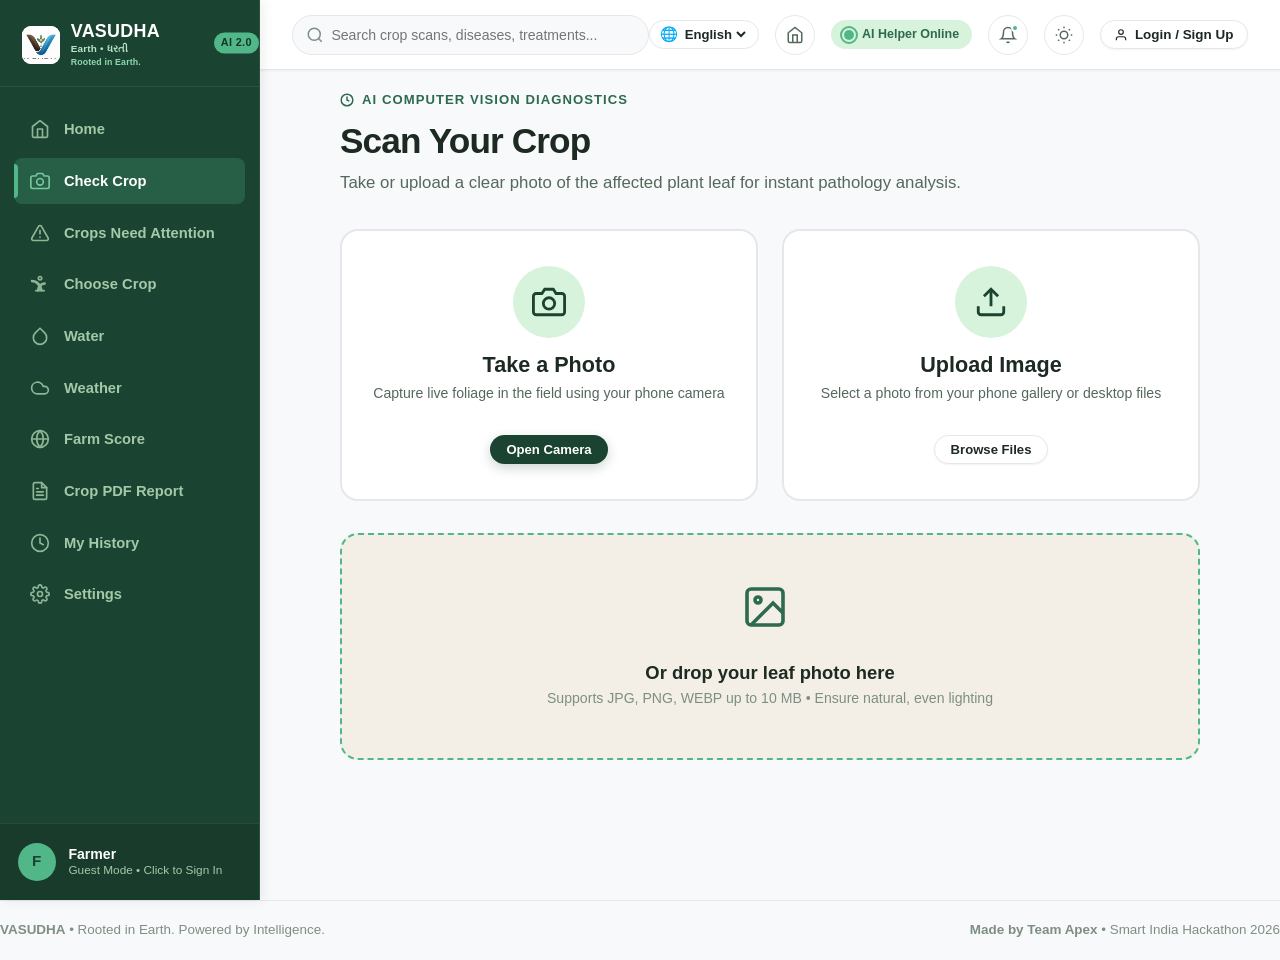
<file: frontend/scan.html>
<!DOCTYPE html>
<html lang="en">
<head>
  <meta charset="UTF-8">
  <meta name="viewport" content="width=device-width, initial-scale=1">
  <title>Scan Crop — VASUDHA</title>
  <meta name="description" content="Instant AI crop disease scanner. Take a photo or upload an image of foliage for instant neural diagnostic analysis.">
  <link rel="icon" href="assets/icons/favicon.svg" type="image/svg+xml">
  <link rel="stylesheet" href="css/style.css">
  <link rel="stylesheet" href="css/responsive.css">
</head>
<body>
  <div id="site-header"></div>

  <main id="main">
    <div class="scan-flow-wrap">
      <!-- HEADER -->
      <div style="margin-bottom:2rem;">
        <div class="eyebrow">
          <svg width="14" height="14" viewBox="0 0 24 24" fill="none" stroke="currentColor" stroke-width="2.5"><circle cx="12" cy="12" r="10"/><path d="M12 6v6l4 2"/></svg>
          <span>AI Computer Vision Diagnostics</span>
        </div>
        <h1 style="font-size:2.2rem;margin-bottom:0.4rem;">Scan Your Crop</h1>
        <p class="lead" style="font-size:1.05rem;margin-bottom:0;">Take or upload a clear photo of the affected plant leaf for instant pathology analysis.</p>
      </div>

      <!-- ERROR ALERT -->
      <div id="scan-alert" class="alert alert-error hidden" role="alert"></div>

      <!-- STEP 1: METHOD SELECTION & DROPZONE -->
      <div id="upload-panel">
        <div class="scan-methods">
          <div class="scan-method-card" id="camera-card" role="button" tabindex="0">
            <div class="scan-method-icon">
              <svg width="34" height="34" viewBox="0 0 24 24" fill="none" stroke="currentColor" stroke-width="2"><path d="M23 19a2 2 0 0 1-2 2H3a2 2 0 0 1-2-2V8a2 2 0 0 1 2-2h4l2-3h6l2 3h4a2 2 0 0 1 2 2z"/><circle cx="12" cy="13" r="4"/></svg>
            </div>
            <div>
              <h3 style="margin-bottom:0.25rem;">Take a Photo</h3>
              <p style="font-size:0.88rem;color:var(--text-muted);margin-bottom:1rem;">Capture live foliage in the field using your phone camera</p>
            </div>
            <button class="btn btn-primary btn-sm" type="button" id="camera-btn">
              <span>Open Camera</span>
            </button>
          </div>

          <div class="scan-method-card" id="upload-card" role="button" tabindex="0">
            <div class="scan-method-icon">
              <svg width="34" height="34" viewBox="0 0 24 24" fill="none" stroke="currentColor" stroke-width="2"><path d="M21 15v4a2 2 0 0 1-2 2H5a2 2 0 0 1-2-2v-4"/><polyline points="17 8 12 3 7 8"/><line x1="12" y1="3" x2="12" y2="15"/></svg>
            </div>
            <div>
              <h3 style="margin-bottom:0.25rem;">Upload Image</h3>
              <p style="font-size:0.88rem;color:var(--text-muted);margin-bottom:1rem;">Select a photo from your phone gallery or desktop files</p>
            </div>
            <button class="btn btn-secondary btn-sm" type="button" id="choose-btn">
              <span>Browse Files</span>
            </button>
          </div>
        </div>

        <!-- DRAG AND DROP ZONE -->
        <div class="dropzone" id="dropzone" tabindex="0" role="button" aria-label="Dropzone for crop image upload">
          <div class="dropzone-icon">
            <svg width="48" height="48" viewBox="0 0 24 24" fill="none" stroke="currentColor" stroke-width="1.8"><rect x="3" y="3" width="18" height="18" rx="2"/><circle cx="8.5" cy="8.5" r="1.5"/><polyline points="21 15 16 10 5 21"/></svg>
          </div>
          <h3 style="font-size:1.15rem;margin-bottom:0.3rem;">Or drop your leaf photo here</h3>
          <p style="font-size:0.88rem;color:var(--text-subtle);margin-bottom:0;">Supports JPG, PNG, WEBP up to 10 MB &bull; Ensure natural, even lighting</p>
        </div>

        <!-- HIDDEN FILE INPUTS -->
        <input type="file" id="file-input" class="visually-hidden" accept="image/jpeg,image/png,image/webp">
        <input type="file" id="camera-input" class="visually-hidden" accept="image/*" capture="environment">
      </div>

      <!-- STEP 2: PREVIEW & OPTIONAL FIELD DETAILS -->
      <div id="preview-panel" class="hidden">
        <div class="preview-card">
          <div style="display:flex;align-items:center;justify-content:space-between;margin-bottom:1rem;flex-wrap:wrap;gap:0.8rem;">
            <div>
              <h3 style="margin-bottom:0.2rem;">Image Selected</h3>
              <div style="font-size:0.88rem;color:var(--text-muted);">
                <span id="file-name" style="font-weight:600;color:var(--text-main);">filename.jpg</span>
                &bull; <span id="file-size">0 KB</span>
              </div>
            </div>
            <button class="btn btn-secondary btn-sm" type="button" id="remove-btn">
              <svg width="16" height="16" viewBox="0 0 24 24" fill="none" stroke="currentColor" stroke-width="2"><polyline points="3 6 5 6 21 6"/><path d="M19 6v14a2 2 0 0 1-2 2H7a2 2 0 0 1-2-2V6m3 0V4a2 2 0 0 1 2-2h4a2 2 0 0 1 2 2v2"/></svg>
              <span>Choose Another Image</span>
            </button>
          </div>

          <div class="preview-image-box">
            <img id="preview-image" alt="Selected leaf preview">
          </div>

          <!-- OPTIONAL FIELD CONTEXT -->
          <div style="margin-top:1.8rem;padding-top:1.5rem;border-top:1px solid var(--border);">
            <h4 style="margin-bottom:0.3rem;display:flex;align-items:center;gap:0.5rem;">
              <span>Field Context</span>
              <span class="badge badge-low" style="font-size:0.7rem;font-weight:600;">Optional &bull; Enhances Accuracy</span>
            </h4>
            <p style="font-size:0.85rem;color:var(--text-muted);margin-bottom:1.2rem;">Providing crop and symptom cues helps refine the AI diagnostic confidence.</p>

            <div style="display:grid;grid-template-columns:repeat(auto-fit, minmax(220px, 1fr));gap:1rem;margin-bottom:1.2rem;">
              <div class="field">
                <label for="crop-type-hint">Crop Type</label>
                <select id="crop-type-hint">
                  <option value="">-- Select Crop (or let AI detect) --</option>
                  <option value="Apple">Apple</option>
                  <option value="Potato">Potato</option>
                  <option value="Grape">Grape</option>
                  <option value="Corn">Corn / Maize</option>
                  <option value="Cherry">Cherry</option>
                  <option value="Pepper, bell">Bell Pepper</option>
                  <option value="Tomato">Tomato</option>
                </select>
              </div>

              <div class="field">
                <label for="crop-stage-hint">Plant Part / Stage</label>
                <select id="crop-stage-hint">
                  <option value="Leaf">Leaf / Foliage</option>
                  <option value="Stem">Stem / Vine</option>
                  <option value="Fruit">Fruit / Pod</option>
                  <option value="Flower">Flower / Bud</option>
                  <option value="Seedling">Young Seedling</option>
                </select>
              </div>
            </div>

            <div style="margin-bottom:1.2rem;">
              <label style="font-size:0.88rem;font-weight:600;display:block;margin-bottom:0.4rem;">Observed Symptoms (Click to tag)</label>
              <div class="symptom-chips" id="symptom-chips-wrap">
                <span class="symptom-chip" data-tag="Yellowing">🟡 Yellowing / Chlorosis</span>
                <span class="symptom-chip" data-tag="Dark Spots">🟤 Dark Spots / Rings</span>
                <span class="symptom-chip" data-tag="Wilting">🍂 Wilting / Drooping</span>
                <span class="symptom-chip" data-tag="Powdery Mildew">⚪ Powdery White Coating</span>
                <span class="symptom-chip" data-tag="Curling">🔄 Leaf Curling</span>
                <span class="symptom-chip" data-tag="Rot">🪰 Browning / Rot</span>
              </div>
            </div>

            <div class="field" style="margin-bottom:1.5rem;">
              <label for="crop-notes-hint">Field Observations / Notes</label>
              <textarea id="crop-notes-hint" rows="2" placeholder="e.g. Symptoms noticed after heavy rain on lower leaves..."></textarea>
            </div>
          </div>

          <div style="display:flex;justify-content:flex-end;gap:1rem;margin-top:1.5rem;padding-top:1.5rem;border-top:1px solid var(--border);">
            <button class="btn btn-primary btn-lg" type="button" id="analyze-btn" style="width:100%;max-width:320px;">
              <svg width="20" height="20" viewBox="0 0 24 24" fill="none" stroke="currentColor" stroke-width="2"><circle cx="11" cy="11" r="8"/><line x1="21" y1="21" x2="16.65" y2="16.65"/></svg>
              <span>Analyze Crop with AI &rarr;</span>
            </button>
          </div>
        </div>
      </div>

      <!-- STEP 3: AI SCANNING ANIMATION HUD -->
      <div id="loading-panel" class="hidden">
        <div class="ai-scanner-hud">
          <div class="scan-laser-wrap">
            <div class="radar-spinner"></div>
            <div class="scan-laser-line"></div>
            <img id="loading-image" alt="Scanning preview" style="width:180px;height:180px;border-radius:50%;object-fit:cover;opacity:0.85;">
          </div>

          <div class="eyebrow" style="color:var(--fresh);justify-content:center;">
            <span class="pulse-dot"></span>
            <span>Deep Neural Diagnostics</span>
          </div>

          <h2 id="loading-headline" style="color:#FFFFFF;margin-bottom:0.8rem;font-size:1.8rem;">
            Analyzing Foliar Pathology...
          </h2>
          <p style="color:rgba(255,255,255,0.75);max-width:500px;margin:0 auto 1.8rem;font-size:0.92rem;">
            Cross-referencing leaf pigment patterns, lesion geometry, and fungal spore profiles.
          </p>

          <div class="confidence-bar" style="max-width:480px;margin:0 auto 1.8rem;background:rgba(255,255,255,0.12);">
            <div class="confidence-bar-fill" id="scan-progress-fill" style="width:15%;transition:width 0.4s ease;"></div>
          </div>

          <ul class="hud-steps" id="progress-steps">
            <li class="hud-step-item" id="step-0">
              <span class="hud-step-icon">1</span>
              <span>Image Preprocessing & Foliage Isolation</span>
            </li>
            <li class="hud-step-item" id="step-1">
              <span class="hud-step-icon">2</span>
              <span>Crop Species & Tissue Identification</span>
            </li>
            <li class="hud-step-item" id="step-2">
              <span class="hud-step-icon">3</span>
              <span>Deep Learning Foliar Pathology Analysis</span>
            </li>
            <li class="hud-step-item" id="step-3">
              <span class="hud-step-icon">4</span>
              <span>Formulating Organic & Chemical Treatment Plans</span>
            </li>
          </ul>
        </div>
      </div>
    </div>
    <!-- CAMERA ACCESS PERMISSION MODAL -->
    <div class="modal-backdrop hidden" id="camera-permission-modal" role="dialog" aria-modal="true" aria-labelledby="camera-perm-title">
      <div class="modal-card" style="max-width:440px;text-align:center;padding:2.2rem 2rem;">
        <div style="width:64px;height:64px;border-radius:50%;background:rgba(82,183,136,0.18);color:var(--leaf);display:grid;place-items:center;margin:0 auto 1.2rem;box-shadow:0 4px 16px rgba(82,183,136,0.25);">
          <svg width="32" height="32" viewBox="0 0 24 24" fill="none" stroke="currentColor" stroke-width="2.2"><path d="M23 19a2 2 0 0 1-2 2H3a2 2 0 0 1-2-2V8a2 2 0 0 1 2-2h4l2-3h6l2 3h4a2 2 0 0 1 2 2z"/><circle cx="12" cy="13" r="4"/></svg>
        </div>
        <h3 id="camera-perm-title" style="font-size:1.35rem;margin-bottom:0.5rem;color:var(--text-main);">Camera Permission</h3>
        <p style="font-size:0.9rem;color:var(--text-muted);line-height:1.5;margin-bottom:1.2rem;">
          VASUDHA needs access to your device camera to photograph crop leaves and detect foliar diseases directly in the field.
        </p>

        <div style="background:var(--bg-sand);border:1px solid var(--border);border-radius:var(--radius-sm);padding:0.75rem 1rem;text-align:left;font-size:0.8rem;color:var(--text-muted);margin-bottom:1.5rem;line-height:1.45;">
          <div style="font-weight:700;color:var(--text-main);margin-bottom:0.25rem;">📸 Foliar Photo Guidelines:</div>
          <div>&bull; Hold camera 10&ndash;15 cm from infected foliage</div>
          <div>&bull; Ensure steady natural lighting without heavy shadows</div>
          <div>&bull; Focus on the lesion or discolored area</div>
        </div>

        <div style="display:flex;flex-direction:column;gap:0.75rem;">
          <button class="btn btn-primary" id="btn-allow-camera" type="button" style="width:100%;font-weight:700;padding:0.85rem;">
            <svg width="18" height="18" viewBox="0 0 24 24" fill="none" stroke="currentColor" stroke-width="2.2"><path d="M23 19a2 2 0 0 1-2 2H3a2 2 0 0 1-2-2V8a2 2 0 0 1 2-2h4l2-3h6l2 3h4a2 2 0 0 1 2 2z"/><circle cx="12" cy="13" r="4"/></svg>
            <span>Allow Access &amp; Open Camera</span>
          </button>
          <button class="btn btn-secondary" id="btn-choose-file-instead" type="button" style="width:100%;">
            <span>Choose from Gallery / Files Instead</span>
          </button>
          <button class="btn btn-ghost btn-sm" id="btn-cancel-camera" type="button" style="width:100%;">
            <span>Cancel</span>
          </button>
        </div>
      </div>
    </div>
  </main>

  <div id="site-footer"></div>

  <script src="js/mock-api.js"></script>
  <script src="js/app.js"></script>
  <script src="js/scan.js"></script>
</body>
</html>
</file>
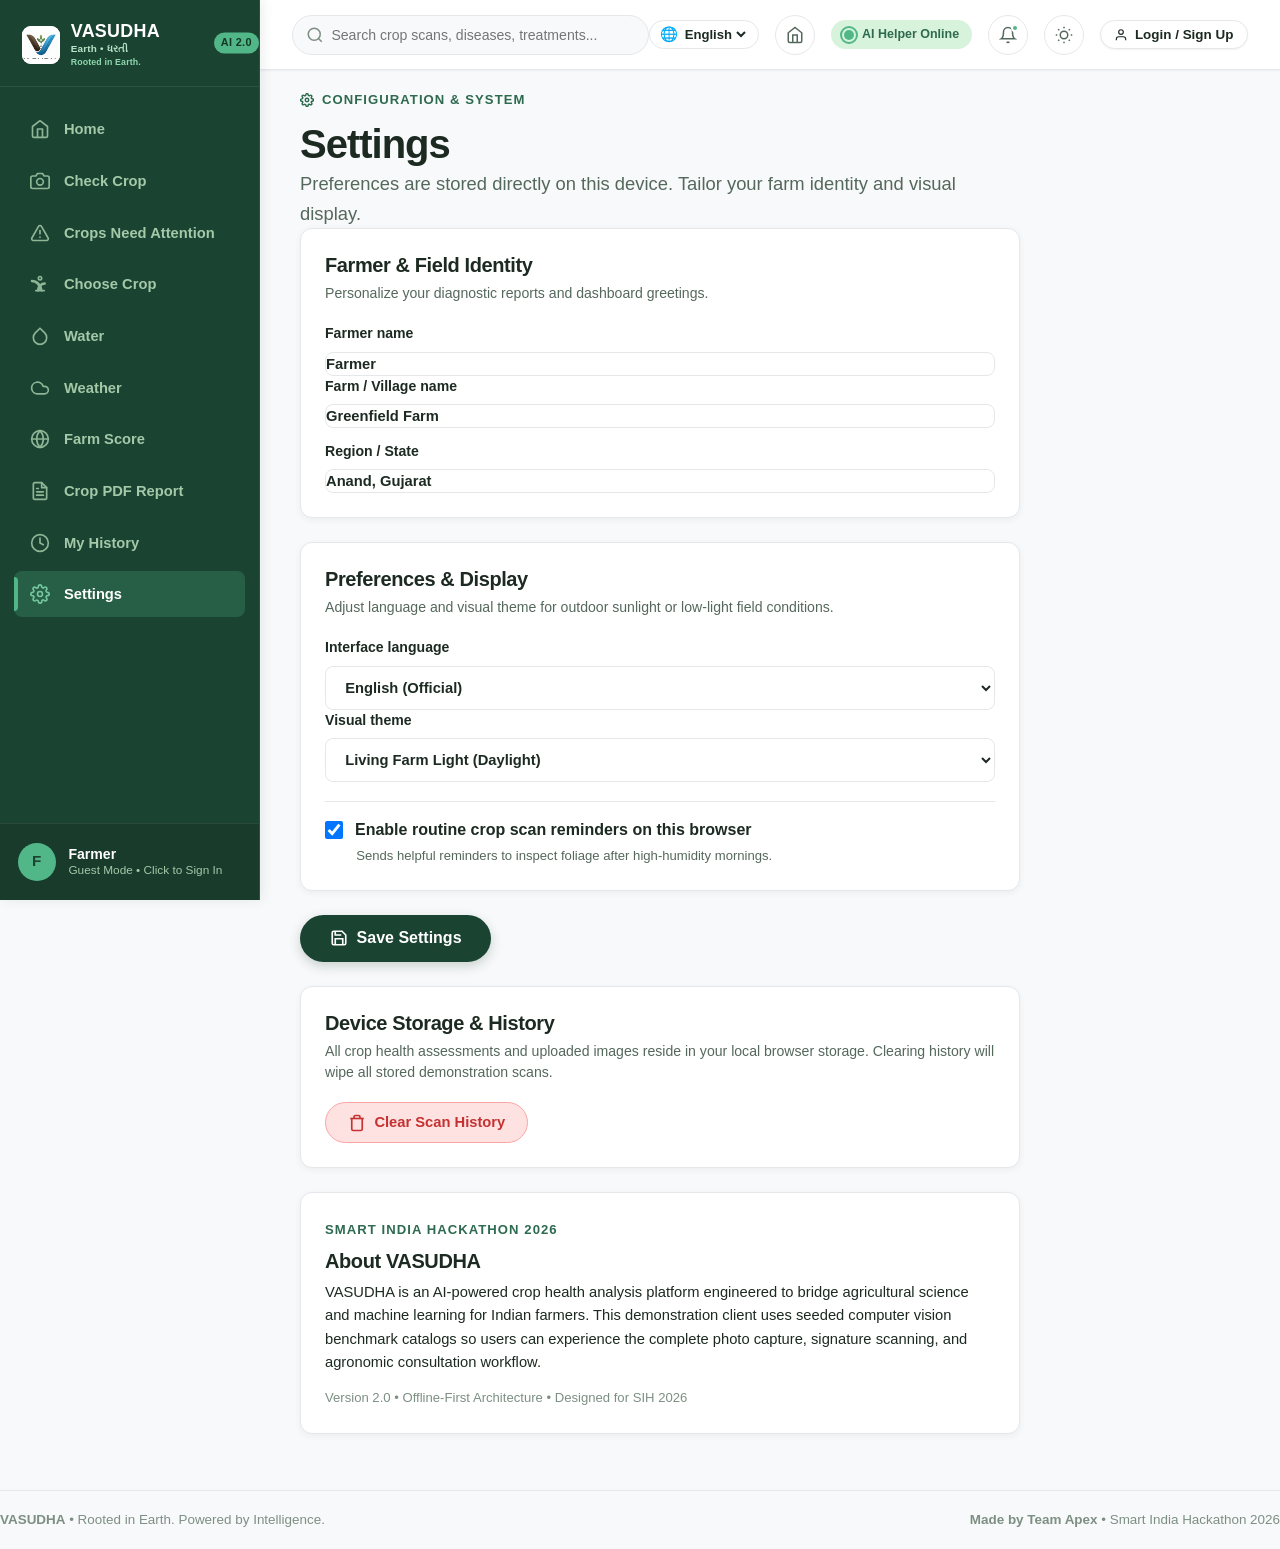
<file: frontend/settings.html>
<!DOCTYPE html>
<html lang="en">
<head>
  <meta charset="UTF-8">
  <meta name="viewport" content="width=device-width, initial-scale=1">
  <title>Settings & Preferences — VASUDHA</title>
  <meta name="description" content="Manage farm profile, interface theme, scan reminders, and local storage data for VASUDHA.">
  <link rel="icon" href="assets/icons/favicon.svg" type="image/svg+xml">
  <link rel="stylesheet" href="css/style.css">
  <link rel="stylesheet" href="css/responsive.css">
</head>
<body>
  <div id="site-header"></div>

  <main id="main" class="container" style="max-width:800px;padding-bottom:3.5rem">
    <header class="page-header">
      <div class="eyebrow">
        <svg width="14" height="14" viewBox="0 0 24 24" fill="none" stroke="currentColor" stroke-width="2.5" stroke-linecap="round"><circle cx="12" cy="12" r="3"/><path d="M19.4 15a1.65 1.65 0 0 0 .33 1.82l.06.06a2 2 0 0 1 0 2.83 2 2 0 0 1-2.83 0l-.06-.06a1.65 1.65 0 0 0-1.82-.33 1.65 1.65 0 0 0-1 1.51V21a2 2 0 0 1-2 2 2 2 0 0 1-2-2v-.09A1.65 1.65 0 0 0 9 19.4a1.65 1.65 0 0 0-1.82.33l-.06.06a2 2 0 0 1-2.83 0 2 2 0 0 1 0-2.83l.06-.06a1.65 1.65 0 0 0 .33-1.82 1.65 1.65 0 0 0-1.51-1H3a2 2 0 0 1-2-2 2 2 0 0 1 2-2h.09A1.65 1.65 0 0 0 4.6 9a1.65 1.65 0 0 0-.33-1.82l-.06-.06a2 2 0 0 1 0-2.83 2 2 0 0 1 2.83 0l.06.06a1.65 1.65 0 0 0 1.82.33H9a1.65 1.65 0 0 0 1-1.51V3a2 2 0 0 1 2-2 2 2 0 0 1 2 2v.09a1.65 1.65 0 0 0 1 1.51 1.65 1.65 0 0 0 1.82-.33l.06-.06a2 2 0 0 1 2.83 0 2 2 0 0 1 0 2.83l-.06.06a1.65 1.65 0 0 0-.33 1.82V9a1.65 1.65 0 0 0 1.51 1H21a2 2 0 0 1 2 2 2 2 0 0 1-2 2h-.09a1.65 1.65 0 0 0-1.51 1z"/></svg>
        <span>Configuration & System</span>
      </div>
      <h1>Settings</h1>
      <p class="lead" style="margin-bottom:0">Preferences are stored directly on this device. Tailor your farm identity and visual display.</p>
    </header>

    <form id="settings-form" class="settings-stack">
      <!-- PROFILE & FARM IDENTITY -->
      <section class="card">
        <h2 style="font-size:1.25rem;margin-bottom:0.3rem">Farmer & Field Identity</h2>
        <p class="muted" style="font-size:0.88rem;margin-bottom:1.2rem">Personalize your diagnostic reports and dashboard greetings.</p>

        <div class="grid-2">
          <label class="field">Farmer name
            <input id="farmerName" name="farmerName" maxlength="80" autocomplete="name" placeholder="e.g. Ramesh Patel">
          </label>
          <label class="field">Farm / Village name
            <input id="farmName" name="farmName" maxlength="80" placeholder="e.g. Greenfield Acres, Anand">
          </label>
        </div>
        <label class="field" style="margin-top:0.8rem">Region / State
          <input id="location" name="location" maxlength="80" placeholder="e.g. Gujarat, India">
        </label>
      </section>

      <!-- PREFERENCES & APPEARANCE -->
      <section class="card">
        <h2 style="font-size:1.25rem;margin-bottom:0.3rem">Preferences & Display</h2>
        <p class="muted" style="font-size:0.88rem;margin-bottom:1.2rem">Adjust language and visual theme for outdoor sunlight or low-light field conditions.</p>

        <div class="grid-2">
          <label class="field">Interface language
            <select id="language" name="language">
              <option value="en">English (Official)</option>
              <option value="hi">Hindi (Demo labels stay English)</option>
              <option value="gu">Gujarati (Demo preview)</option>
            </select>
          </label>
          <label class="field">Visual theme
            <select id="theme" name="theme">
              <option value="light">Living Farm Light (Daylight)</option>
              <option value="dark">Deep Forest Dark (Night)</option>
            </select>
          </label>
        </div>

        <div style="margin-top:1.2rem;padding-top:1rem;border-top:1px solid var(--border)">
          <label style="display:flex;gap:0.75rem;align-items:center;cursor:pointer;font-weight:600">
            <input type="checkbox" id="notifications" name="notifications" style="width:18px;height:18px;accent-color:var(--primary)">
            <span>Enable routine crop scan reminders on this browser</span>
          </label>
          <p class="muted" style="font-size:0.82rem;margin:0.25rem 0 0 1.95rem">
            Sends helpful reminders to inspect foliage after high-humidity mornings.
          </p>
        </div>
      </section>

      <div class="actions-row">
        <button class="btn btn-primary btn-lg" type="submit">
          <svg width="18" height="18" viewBox="0 0 24 24" fill="none" stroke="currentColor" stroke-width="2.2"><path d="M19 21H5a2 2 0 0 1-2-2V5a2 2 0 0 1 2-2h11l5 5v11a2 2 0 0 1-2 2z"/><polyline points="17 21 17 13 7 13 7 21"/><polyline points="7 3 7 8 15 8"/></svg>
          <span>Save Settings</span>
        </button>
      </div>
    </form>

    <!-- DATA MANAGEMENT -->
    <section class="card" style="margin-top:1.5rem">
      <h2 style="font-size:1.25rem;margin-bottom:0.3rem">Device Storage & History</h2>
      <p class="muted" style="font-size:0.88rem;margin-bottom:1.2rem">
        All crop health assessments and uploaded images reside in your local browser storage. Clearing history will wipe all stored demonstration scans.
      </p>
      <button class="btn btn-danger" type="button" id="clear-history">
        <svg width="18" height="18" viewBox="0 0 24 24" fill="none" stroke="currentColor" stroke-width="2.2"><polyline points="3 6 5 6 21 6"/><path d="M19 6v14a2 2 0 0 1-2 2H7a2 2 0 0 1-2-2V6m3 0V4a2 2 0 0 1 2-2h4a2 2 0 0 1 2 2v2"/></svg>
        <span>Clear Scan History</span>
      </button>
    </section>

    <!-- ABOUT SECTION -->
    <section class="card card-sand" style="margin-top:1.5rem">
      <div class="eyebrow">Smart India Hackathon 2026</div>
      <h2 style="font-size:1.25rem;margin-bottom:0.4rem">About VASUDHA</h2>
      <p style="font-size:0.92rem;line-height:1.6;color:var(--text-main);margin-bottom:0.6rem">
        VASUDHA is an AI-powered crop health analysis platform engineered to bridge agricultural science and machine learning for Indian farmers. This demonstration client uses seeded computer vision benchmark catalogs so users can experience the complete photo capture, signature scanning, and agronomic consultation workflow.
      </p>
      <span class="meta" style="font-size:0.82rem;color:var(--text-subtle)">Version 2.0 &bull; Offline-First Architecture &bull; Designed for SIH 2026</span>
    </section>
  </main>

  <div id="site-footer"></div>

  <script src="js/mock-api.js" defer></script>
  <script src="js/app.js" defer></script>
  <script src="js/settings.js" defer></script>
</body>
</html>
</file>
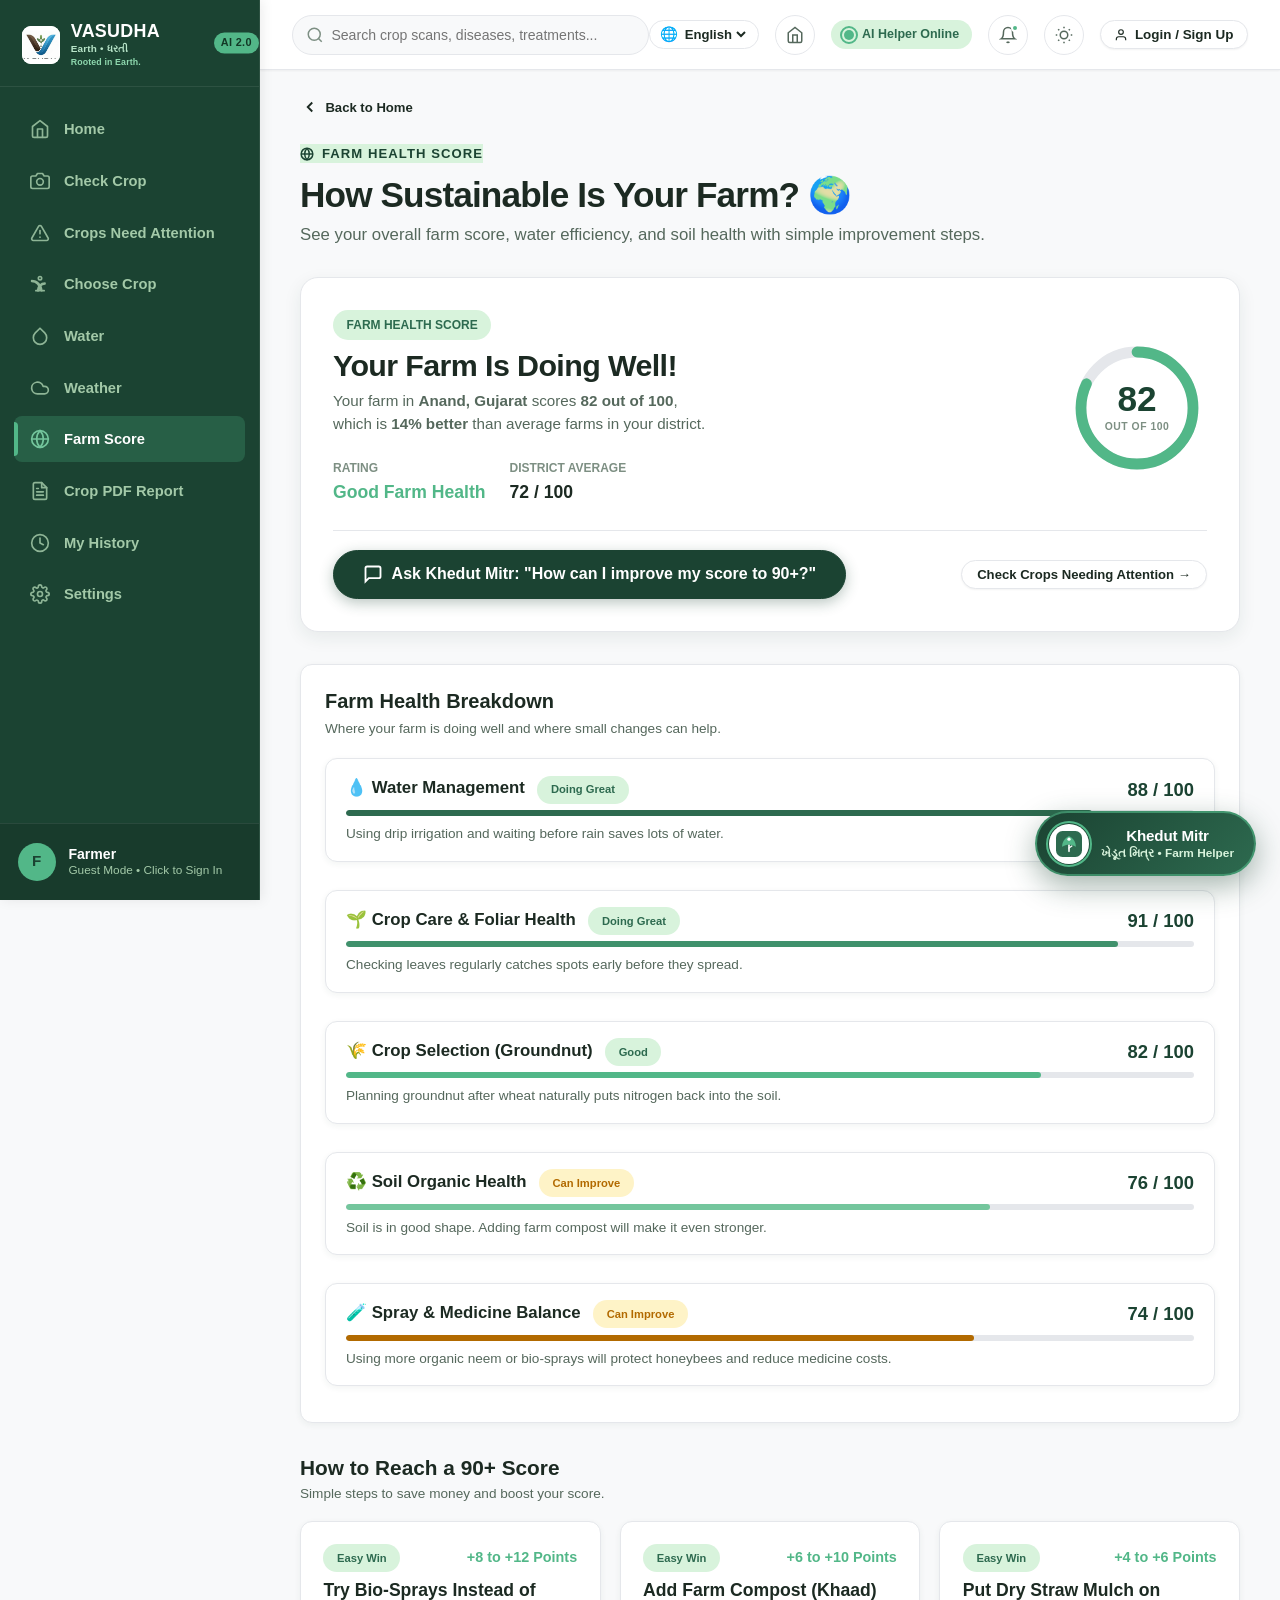
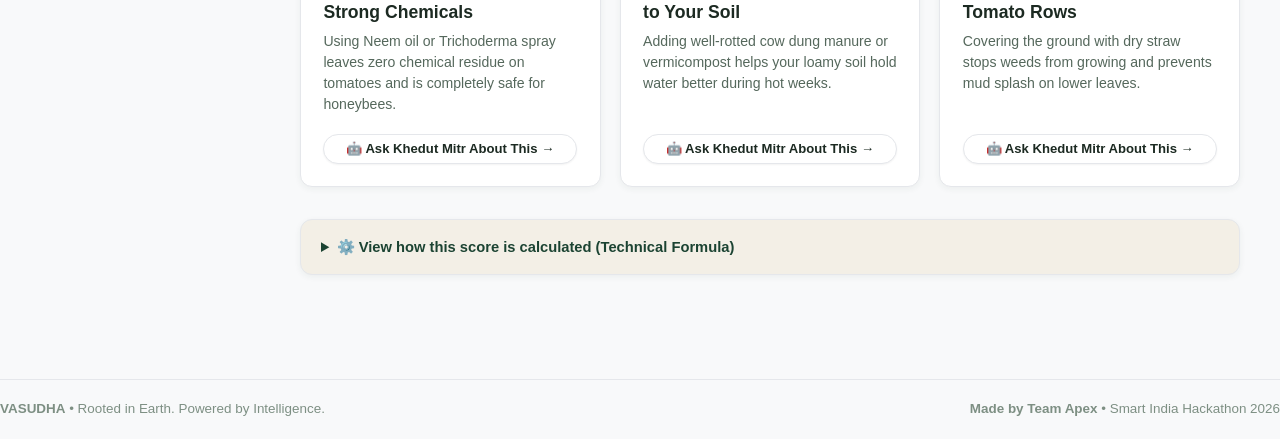
<file: frontend/sustainability.html>
<!DOCTYPE html>
<html lang="en">
<head>
  <meta charset="UTF-8">
  <meta name="viewport" content="width=device-width, initial-scale=1">
  <title>Your Farm Score — VASUDHA</title>
  <meta name="description" content="Check your 100-point farm health and sustainability score, see what you are doing well, and learn how to improve.">
  <link rel="icon" href="assets/icons/favicon.svg" type="image/svg+xml">
  <link rel="stylesheet" href="css/style.css">
  <link rel="stylesheet" href="css/responsive.css">
</head>
<body>
  <div id="site-header"></div>

  <main id="main">
    <!-- BREADCRUMB / BACK LINK -->
    <div style="margin-bottom:1.2rem;">
      <a href="dashboard.html" class="btn btn-ghost btn-sm" style="padding-left:0;font-weight:700;display:inline-flex;align-items:center;gap:0.4rem;">
        <svg width="18" height="18" viewBox="0 0 24 24" fill="none" stroke="currentColor" stroke-width="2.5"><path d="m15 18-6-6 6-6"/></svg>
        <span>Back to Home</span>
      </a>
    </div>

    <header style="margin-bottom:1.8rem;">
      <div class="eyebrow" style="background:var(--sage);color:var(--forest-dark);">
        <svg width="14" height="14" viewBox="0 0 24 24" fill="none" stroke="currentColor" stroke-width="2.5"><circle cx="12" cy="12" r="10"/><path d="M12 2a14.5 14.5 0 0 0 0 20 14.5 14.5 0 0 0 0-20"/><path d="M2 12h20"/></svg>
        <span>Farm Score</span>
      </div>
      <h1 style="font-size:2.2rem;margin-bottom:0.3rem;">Your Farm Health Score ♻️</h1>
      <p class="lead" style="font-size:1.05rem;color:var(--text-muted);margin-bottom:0;">A simple score that shows how well your farm saves water, protects soil, and cares for crops.</p>
    </header>

    <!-- SUSTAINABILITY SCORE HERO GAUGE -->
    <section class="card sustainability-hero-card" id="sustainability-hero-mount" style="margin-bottom:2rem;">
      <!-- Populated dynamically by sustainability.js -->
    </section>

    <!-- WHAT YOU'RE DOING WELL & WHAT CAN IMPROVE -->
    <section class="card" style="margin-bottom:2rem;">
      <div style="margin-bottom:1.2rem;">
        <h3 style="font-size:1.25rem;margin:0 0 0.3rem;color:var(--text-main);">Farm Health Breakdown</h3>
        <p style="font-size:0.85rem;color:var(--text-muted);margin:0;">Where your farm is doing well and where small changes can help.</p>
      </div>

      <div class="components-stack" id="components-mount">
        <!-- Populated dynamically by sustainability.js -->
      </div>
    </section>

    <!-- ONE THING YOU CAN IMPROVE TODAY -->
    <section style="margin-bottom:2rem;">
      <div style="margin-bottom:1rem;">
        <h3 style="font-size:1.3rem;margin:0 0 0.2rem;color:var(--text-main);">How to Reach a 90+ Score</h3>
        <p style="font-size:0.85rem;color:var(--text-muted);margin:0;">Simple steps to save money and boost your score.</p>
      </div>

      <div class="recommendations-grid" id="improvements-mount">
        <!-- Populated dynamically by sustainability.js -->
      </div>
    </section>

    <!-- TECHNICAL DETAILS ACCORDION -->
    <details class="card" style="margin-bottom:2.5rem;background:var(--bg-sand);border:1px solid var(--border);padding:1rem 1.25rem;">
      <summary style="cursor:pointer;font-weight:700;font-size:0.92rem;color:var(--forest-dark);user-select:none;">
        ⚙️ View how this score is calculated (Technical Formula)
      </summary>
      <div style="margin-top:0.8rem;font-family:monospace;font-size:0.9rem;background:var(--bg-surface);padding:0.75rem 1rem;border-radius:var(--radius-sm);border:1px solid var(--border);">
        Score = (0.25 × Water) + (0.25 × Health) + (0.20 × Resources) + (0.15 × Rotation) + (0.15 × Inputs)
      </div>
      <p style="font-size:0.8rem;color:var(--text-muted);margin-top:0.6rem;">
        Based on agro-ecological indicator guidelines. An indicative score to encourage regenerative practices.
      </p>
    </details>
  </main>

  <div id="site-footer"></div>

  <script src="js/mock-api.js"></script>
  <script src="js/app.js"></script>
  <script src="js/sustainability.js"></script>
  <script src="js/gemini-api.js"></script>
  <script src="js/khedut-mitr.js"></script>
</body>
</html>
</file>
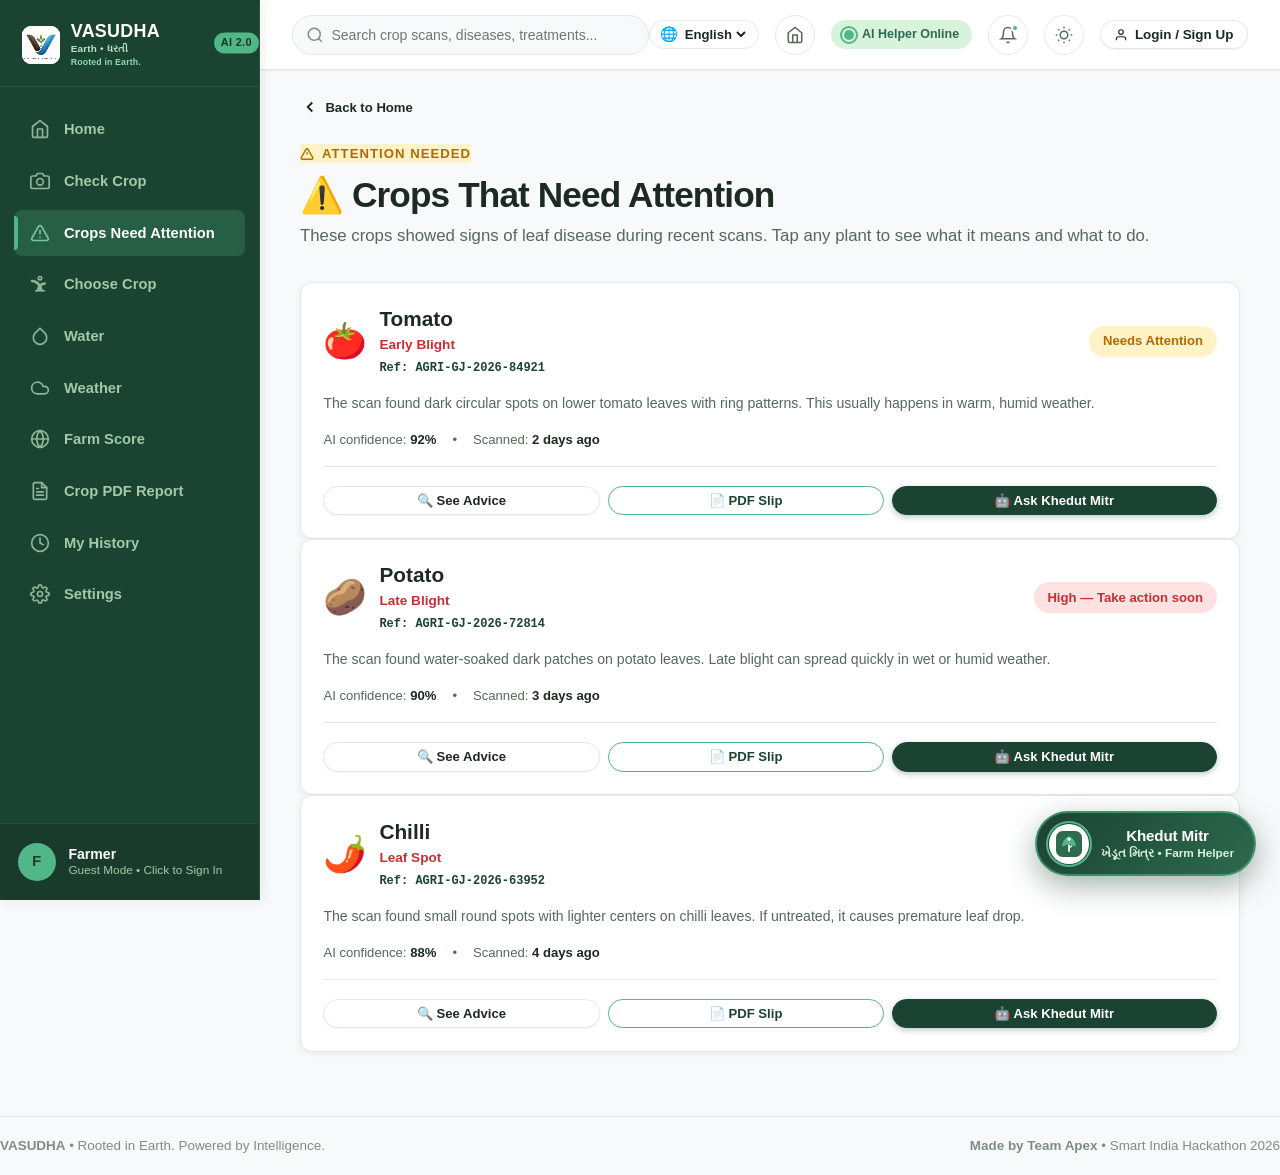
<file: frontend/unhealthy-plants.html>
<!DOCTYPE html>
<html lang="en">
<head>
  <meta charset="UTF-8">
  <meta name="viewport" content="width=device-width, initial-scale=1">
  <title>Crops That Need Attention — VASUDHA</title>
  <meta name="description" content="Review crops on your farm that have shown signs of leaf disease and see clear, simple actions on what to do next.">
  <link rel="icon" href="assets/icons/favicon.svg" type="image/svg+xml">
  <link rel="stylesheet" href="css/style.css">
  <link rel="stylesheet" href="css/responsive.css">
</head>
<body>
  <div id="site-header"></div>

  <main id="main">
    <!-- BREADCRUMB / BACK LINK -->
    <div style="margin-bottom:1.2rem;">
      <a href="dashboard.html" class="btn btn-ghost btn-sm" style="padding-left:0;font-weight:700;display:inline-flex;align-items:center;gap:0.4rem;">
        <svg width="18" height="18" viewBox="0 0 24 24" fill="none" stroke="currentColor" stroke-width="2.5"><path d="m15 18-6-6 6-6"/></svg>
        <span>Back to Home</span>
      </a>
    </div>

    <header style="margin-bottom:2rem;">
      <div class="eyebrow" style="color:var(--warning);background:var(--warning-soft);">
        <svg width="14" height="14" viewBox="0 0 24 24" fill="none" stroke="currentColor" stroke-width="2.5"><path d="m21.73 18-8-14a2 2 0 0 0-3.48 0l-8 14A2 2 0 0 0 4 21h16a2 2 0 0 0 1.73-3Z"/><line x1="12" y1="9" x2="12" y2="13"/><line x1="12" y1="17" x2="12.01" y2="17"/></svg>
        <span>Attention Needed</span>
      </div>
      <h1 style="font-size:2.2rem;margin-bottom:0.4rem;">⚠️ Crops That Need Attention</h1>
      <p class="lead" style="font-size:1.05rem;color:var(--text-muted);margin-bottom:0;">These crops showed signs of leaf disease during recent scans. Tap any plant to see what it means and what to do.</p>
    </header>

    <!-- ATTENTION CARDS GRID -->
    <section class="unhealthy-grid" id="unhealthy-cards-mount">
      <!-- Populated dynamically by unhealthy-plants.js -->
    </section>

    <!-- SIMPLE PLANT SUMMARY MODAL -->
    <div id="plant-summary-modal" class="modal-backdrop hidden" role="dialog" aria-modal="true" aria-labelledby="modal-plant-title">
      <div class="modal-card" style="max-width:540px;padding:2rem;">
        <div style="display:flex;align-items:center;justify-content:space-between;margin-bottom:1.2rem;padding-bottom:1rem;border-bottom:1px solid var(--border);">
          <div style="display:flex;align-items:center;gap:0.75rem;">
            <span id="modal-plant-emoji" style="font-size:2.2rem;">🍅</span>
            <div>
              <h2 id="modal-plant-title" style="font-size:1.4rem;margin:0;color:var(--text-main);">Tomato</h2>
              <div id="modal-disease-badge" style="margin-top:0.2rem;">
                <span class="badge badge-warning" style="font-size:0.75rem;font-weight:700;">Early Blight detected</span>
              </div>
            </div>
          </div>
          <button id="close-modal-btn" class="btn-close" aria-label="Close">&times;</button>
        </div>

        <div style="margin-bottom:1.5rem;">
          <div style="display:flex;gap:1.5rem;margin-bottom:1.2rem;background:var(--bg-sand);padding:0.75rem 1rem;border-radius:var(--radius-sm);flex-wrap:wrap;">
            <div>
              <span style="font-size:0.75rem;color:var(--text-subtle);display:block;text-transform:uppercase;font-weight:600;">Status</span>
              <strong id="modal-risk-text" style="color:var(--warning);font-size:0.95rem;">Needs Attention</strong>
            </div>
            <div>
              <span style="font-size:0.75rem;color:var(--text-subtle);display:block;text-transform:uppercase;font-weight:600;">AI Confidence</span>
              <strong id="modal-confidence-text" style="color:var(--forest-dark);font-size:0.95rem;">92%</strong>
            </div>
            <div>
              <span style="font-size:0.75rem;color:var(--text-subtle);display:block;text-transform:uppercase;font-weight:600;">Scanned</span>
              <span id="modal-scanned-text" style="font-size:0.95rem;color:var(--text-muted);">2 days ago</span>
            </div>
            <div>
              <span style="font-size:0.75rem;color:var(--text-subtle);display:block;text-transform:uppercase;font-weight:600;">Report ID</span>
              <strong id="modal-report-id-text" style="font-size:0.88rem;color:var(--forest-dark);font-family:ui-monospace,SFMono-Regular,Consolas,monospace;">AGRI-GJ-2026-84921</strong>
            </div>
          </div>

          <div style="margin-bottom:1.2rem;">
            <h3 style="font-size:0.92rem;text-transform:uppercase;letter-spacing:0.04em;color:var(--text-subtle);margin:0 0 0.4rem;">WHAT THIS MEANS</h3>
            <p id="modal-meaning-text" style="font-size:0.95rem;color:var(--text-main);line-height:1.5;margin:0;">
              The scan found signs that may match Early Blight on this tomato leaf.
            </p>
          </div>

          <div style="margin-bottom:1.5rem;">
            <h3 style="font-size:0.92rem;text-transform:uppercase;letter-spacing:0.04em;color:var(--text-subtle);margin:0 0 0.4rem;">WHAT SHOULD YOU DO?</h3>
            <div id="modal-actions-list" style="display:flex;flex-direction:column;gap:0.4rem;">
              <!-- Populated dynamically -->
            </div>
          </div>
        </div>

        <div style="display:flex;flex-direction:column;gap:0.75rem;">
          <button id="modal-ask-mitr-btn" class="btn btn-primary btn-lg" style="width:100%;justify-content:center;font-weight:800;font-size:1.05rem;box-shadow:var(--shadow-md);">
            <svg width="20" height="20" viewBox="0 0 24 24" fill="none" stroke="currentColor" stroke-width="2.2"><path d="M21 15a2 2 0 0 1-2 2H7l-4 4V5a2 2 0 0 1 2-2h14a2 2 0 0 1 2 2z"/></svg>
            <span>Ask Khedut Mitr: "What should I do?"</span>
          </button>
          <a id="modal-download-pdf-btn" href="result.html" class="btn btn-secondary" style="width:100%;justify-content:center;font-weight:700;display:inline-flex;align-items:center;gap:0.5rem;box-shadow:var(--shadow-sm);border:1.5px solid var(--forest-mid);">
            <svg width="18" height="18" viewBox="0 0 24 24" fill="none" stroke="currentColor" stroke-width="2.2"><path d="M14 2H6a2 2 0 0 0-2 2v16a2 2 0 0 0 2 2h12a2 2 0 0 0 2-2V8z"/><polyline points="14 2 14 8 20 8"/><line x1="16" y1="13" x2="8" y2="13"/><line x1="16" y1="17" x2="8" y2="17"/></svg>
            <span>📄 View &amp; Download PDF Slip</span>
          </a>
          <a id="modal-view-scan-btn" href="result.html" class="btn btn-ghost btn-sm" style="text-align:center;justify-content:center;color:var(--text-muted);">
            View full technical scan details &rarr;
          </a>
        </div>
      </div>
    </div>
  </main>

  <div id="site-footer"></div>

  <script src="js/mock-api.js"></script>
  <script src="js/app.js"></script>
  <script src="js/unhealthy-plants.js"></script>
  <script src="js/gemini-api.js"></script>
  <script src="js/khedut-mitr.js"></script>
</body>
</html>
</file>
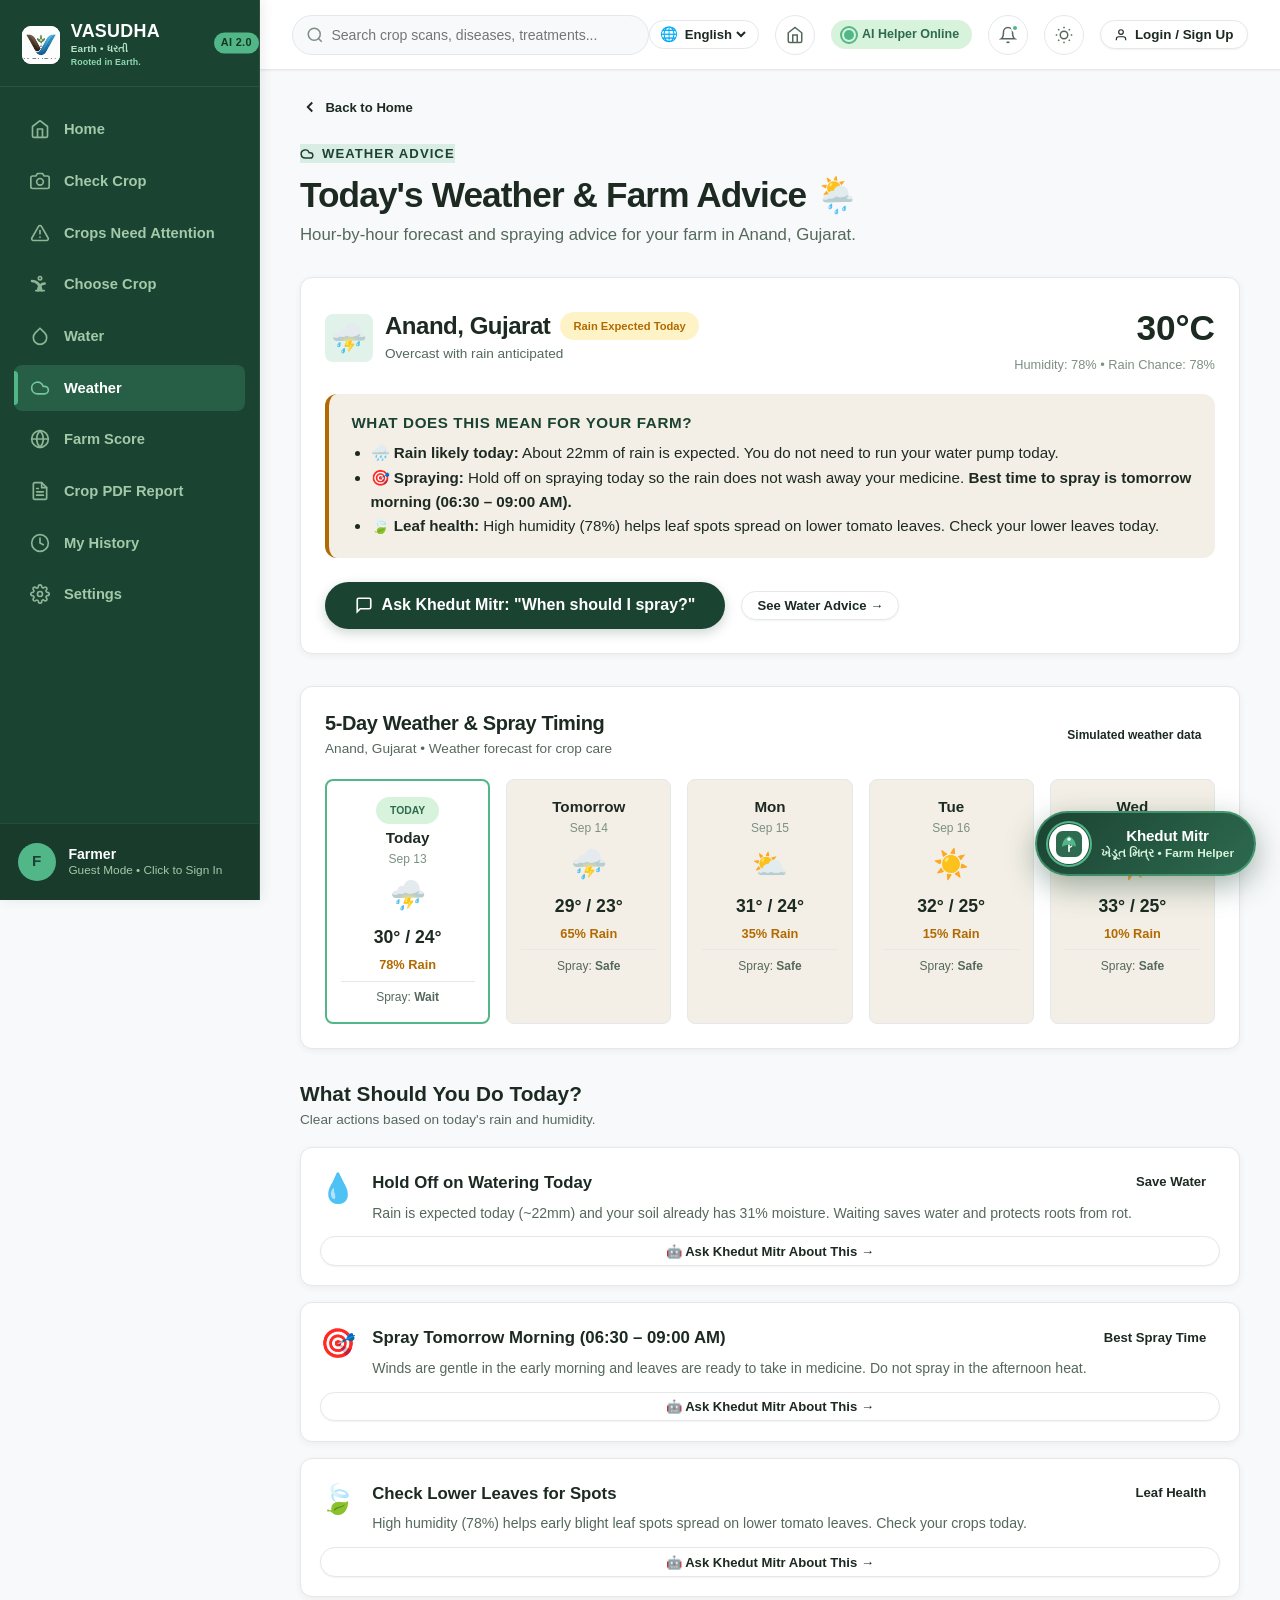
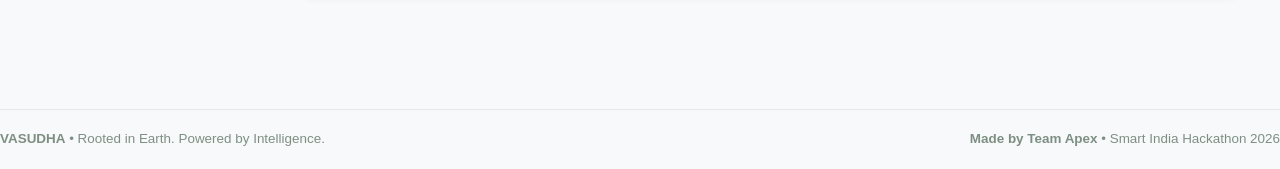
<file: frontend/weather.html>
<!DOCTYPE html>
<html lang="en">
<head>
  <meta charset="UTF-8">
  <meta name="viewport" content="width=device-width, initial-scale=1">
  <title>Today's Weather Advice — VASUDHA</title>
  <meta name="description" content="What today's weather means for your crops in Anand, Gujarat: rain forecast, safe spray windows, and leaf disease alerts.">
  <link rel="icon" href="assets/icons/favicon.svg" type="image/svg+xml">
  <link rel="stylesheet" href="css/style.css">
  <link rel="stylesheet" href="css/responsive.css">
</head>
<body>
  <div id="site-header"></div>

  <main id="main">
    <!-- BREADCRUMB / BACK LINK -->
    <div style="margin-bottom:1.2rem;">
      <a href="dashboard.html" class="btn btn-ghost btn-sm" style="padding-left:0;font-weight:700;display:inline-flex;align-items:center;gap:0.4rem;">
        <svg width="18" height="18" viewBox="0 0 24 24" fill="none" stroke="currentColor" stroke-width="2.5"><path d="m15 18-6-6 6-6"/></svg>
        <span>Back to Home</span>
      </a>
    </div>

    <header style="margin-bottom:1.8rem;">
      <div class="eyebrow" style="background:rgba(82,183,136,0.18);color:var(--forest-dark);">
        <svg width="14" height="14" viewBox="0 0 24 24" fill="none" stroke="currentColor" stroke-width="2.5"><path d="M17.5 19H9a7 7 0 1 1 6.71-9h1.79a4.5 4.5 0 1 1 0 9Z"/></svg>
        <span>Weather Advice</span>
      </div>
      <h1 style="font-size:2.2rem;margin-bottom:0.3rem;">Today's Weather Advice 🌦️</h1>
      <p class="lead" style="font-size:1.05rem;color:var(--text-muted);margin-bottom:0;">What today's weather means for your farm in Anand, Gujarat.</p>
    </header>

    <!-- CURRENT WEATHER & WHAT IT MEANS (HERO CARD) -->
    <section class="card agro-weather-hero" id="weather-hero-mount" style="margin-bottom:2rem;">
      <!-- Populated dynamically by weather.js -->
    </section>

    <!-- 5-DAY WEATHER FORECAST FOR FARMERS -->
    <section class="card" style="margin-bottom:2rem;">
      <div style="display:flex;align-items:center;justify-content:space-between;flex-wrap:wrap;gap:1rem;margin-bottom:1.2rem;">
        <div>
          <h2 style="font-size:1.25rem;margin:0;color:var(--text-main);">5-Day Weather & Spray Timing</h2>
          <p style="font-size:0.85rem;color:var(--text-muted);margin:0.2rem 0 0;">Anand, Gujarat &bull; Weather forecast for crop care</p>
        </div>
        <span class="badge badge-secondary" style="font-size:0.75rem;">Simulated weather data</span>
      </div>

      <div class="forecast-5day-grid" id="forecast-5day-mount">
        <!-- Populated dynamically by weather.js -->
      </div>
    </section>

    <!-- ACTIONABLE FARM ADVISORIES -->
    <section style="margin-bottom:2rem;">
      <div style="margin-bottom:1rem;">
        <h3 style="font-size:1.3rem;margin:0 0 0.2rem;color:var(--text-main);">What Should You Do Today?</h3>
        <p style="font-size:0.85rem;color:var(--text-muted);margin:0;">Clear actions based on today's rain and humidity.</p>
      </div>

      <div class="advisories-stack" id="advisories-mount">
        <!-- Populated dynamically by weather.js -->
      </div>
    </section>
  </main>

  <div id="site-footer"></div>

  <script src="js/mock-api.js"></script>
  <script src="js/app.js"></script>
  <script src="js/weather.js"></script>
  <script src="js/gemini-api.js"></script>
  <script src="js/khedut-mitr.js"></script>
</body>
</html>
</file>
<file: frontend/css/style.css>
/* ==========================================================================
   AGRISMART AI — MASTER V2 DESIGN SYSTEM
   Theme: Natural Agri + Deep Forest Green (#1B4332) + AI Precision
   ========================================================================== */

:root {
  /* Brand Palette */
  --forest-dark: #1B4332;
  --forest-deep: #133826;
  --forest-mid: #2D6A4F;
  --forest-light: #40916C;
  --leaf: #52B788;
  --leaf-light: #74C69D;
  --fresh: #95D5B2;
  --sage: #D8F3DC;
  --soil: #4A3525;
  --earth: #8C6239;
  --sand: #F4F1EA;
  --sand-warm: #FAF8F5;

  /* Functional Status */
  --success: #2D6A4F;
  --success-soft: #D8F3DC;
  --success-border: #A3E4D7;
  --warning: #B26A00;
  --warning-soft: #FEF3C7;
  --warning-border: #FCD34D;
  --danger: #C53030;
  --danger-soft: #FEE2E2;
  --danger-border: #FCA5A5;
  --info: #1D4ED8;
  --info-soft: #DBEAFE;

  /* Neutral & Surfaces */
  --bg: #F8F9FA;
  --bg-sand: #F3EFE6;
  --bg-surface: #FFFFFF;
  --bg-surface-elevated: #FFFFFF;
  --border: #E5E7EB;
  --border-light: #F0F2F5;
  --border-focus: #2D6A4F;

  /* Typography */
  --text-main: #1C2A22;
  --text-muted: #55685C;
  --text-subtle: #7D8F83;
  --text-inverse: #FFFFFF;

  /* Semantic Dynamic Colors for Light / Dark Mode */
  --accent-heading: #1B4332;
  --kpi-number: #1B4332;
  --metric-highlight: #2D6A4F;
  --hero-highlight: #1B4332;
  --chip-bg: #FFFFFF;
  --chip-border: #E5E7EB;
  --chip-text: #55685C;
  --avatar-bg: #D8F3DC;
  --avatar-color: #1B4332;

  /* Sidebar Specific */
  --sidebar-bg: #1B4332;
  --sidebar-hover: rgba(255, 255, 255, 0.08);
  --sidebar-active: rgba(82, 183, 136, 0.24);
  --sidebar-active-border: #52B788;
  --sidebar-text: #E8F5E9;
  --sidebar-text-muted: #A3C9A8;

  /* Typography & Layout */
  --font-sans: 'Inter', -apple-system, BlinkMacSystemFont, 'Segoe UI', Roboto, Helvetica, Arial, sans-serif;
  --font-display: 'Plus Jakarta Sans', 'Inter', -apple-system, BlinkMacSystemFont, sans-serif;
  --font-serif: 'Newsreader', 'Merriweather', Georgia, serif;
  --font-script: 'Caveat', 'Dancing Script', cursive, sans-serif;

  /* Shadows */
  --shadow-xs: 0 1px 2px rgba(0, 0, 0, 0.05);
  --shadow-sm: 0 2px 6px rgba(27, 67, 50, 0.06);
  --shadow-md: 0 6px 18px rgba(27, 67, 50, 0.08);
  --shadow-lg: 0 14px 34px rgba(27, 67, 50, 0.12);
  --shadow-xl: 0 20px 48px rgba(27, 67, 50, 0.18);
  --focus: 0 0 0 3px rgba(45, 106, 79, 0.25);

  /* Radius */
  --radius-sm: 8px;
  --radius-md: 12px;
  --radius-lg: 18px;
  --radius-xl: 24px;
  --radius-full: 9999px;
  --container-max: 1240px;

  /* Custom Leaf Cursor Token */
  --cursor-leaf: url("data:image/svg+xml,%3Csvg xmlns='http://www.w3.org/2000/svg' width='28' height='28' viewBox='0 0 28 28'%3E%3Cpath d='M3 3 C8 3, 20 6, 23 18 C25 24, 21 25, 18 23 C6 20, 3 8, 3 3 Z' fill='%232D6A4F' stroke='%2374C69D' stroke-width='2'/%3E%3Cpath d='M3 3 L18 18' stroke='%2395D5B2' stroke-width='1.8' stroke-linecap='round'/%3E%3Ccircle cx='4' cy='4' r='1.5' fill='%23FFFFFF'/%3E%3C/svg%3E") 3 3, pointer;
}

/* ==========================================================================
   DARK THEME OVERRIDES (Full Polish)
   ========================================================================== */

[data-theme="dark"] {
  --bg: #0C1610;
  --bg-sand: #132219;
  --bg-sand-light: #1A2E22;
  --bg-surface: #16261C;
  --bg-surface-elevated: #1D3124;
  --border: #243D2D;
  --border-light: #1A2E22;
  --border-focus: #52B788;
  --text-main: #F4FBF6;
  --text-muted: #A5C0AF;
  --text-subtle: #7A9984;

  /* Brand Palette Dark Mode Remapping - High Contrast, Crisp & Fully Legible */
  --forest-dark: #86EFAC;
  --forest-deep: #A7F3D0;
  --forest-mid: #74C69D;
  --forest-light: #52B788;
  --forest: #86EFAC;
  --leaf: #52B788;
  --leaf-light: #74C69D;
  --fresh: #95D5B2;
  --sage: rgba(82, 183, 136, 0.2);
  --soil: #E0C9B6;
  --earth: #D4A373;
  --sand: #182A20;
  --sand-warm: #1D3126;
  --primary: #52B788;

  /* Status Colors - High Vibrancy on Dark Surfaces */
  --success: #74C69D;
  --success-soft: rgba(45, 106, 79, 0.35);
  --success-border: #2D6A4F;
  --warning: #FBBF24;
  --warning-soft: rgba(245, 158, 11, 0.22);
  --warning-border: #D97706;
  --danger: #F87171;
  --danger-soft: rgba(239, 68, 68, 0.22);
  --danger-border: #DC2626;
  --info: #60A5FA;
  --info-soft: rgba(37, 99, 235, 0.22);

  /* Semantic Dynamic Colors for Dark Mode */
  --accent-heading: #86EFAC;
  --kpi-number: #86EFAC;
  --metric-highlight: #74C69D;
  --hero-highlight: #86EFAC;
  --chip-bg: #1D3124;
  --chip-border: #2E4B37;
  --chip-text: #C2D6C8;
  --avatar-bg: rgba(82, 183, 136, 0.22);
  --avatar-color: #86EFAC;

  --sidebar-bg: #08100B;
  --sidebar-hover: rgba(255, 255, 255, 0.07);
  --sidebar-active: rgba(82, 183, 136, 0.28);
  --sidebar-active-border: #52B788;
  --sidebar-text: #E8F5E9;
  --sidebar-text-muted: #8AA892;

  --shadow-sm: 0 2px 6px rgba(0, 0, 0, 0.45);
  --shadow-md: 0 8px 24px rgba(0, 0, 0, 0.55);
  --shadow-lg: 0 16px 40px rgba(0, 0, 0, 0.65);
}

[data-theme="dark"] body {
  background-color: var(--bg);
  color: var(--text-main);
}

[data-theme="dark"] .app-topbar {
  background-color: var(--bg-surface);
  border-color: var(--border);
}

[data-theme="dark"] .landing-header {
  background-color: rgba(22, 38, 28, 0.95);
  border-color: var(--border);
}

[data-theme="dark"] .card {
  background-color: var(--bg-surface);
  border-color: var(--border);
}

[data-theme="dark"] .card:hover {
  border-color: var(--leaf);
}

[data-theme="dark"] .farm-health-card {
  background-color: var(--bg-surface);
  border-color: var(--border);
}

[data-theme="dark"] .health-gauge-center .score {
  color: var(--kpi-number);
}

[data-theme="dark"] #healthy-share-text {
  color: var(--fresh) !important;
}

[data-theme="dark"] #attention-share-text {
  color: #FCD34D !important;
}

[data-theme="dark"] .kpi-card {
  background-color: var(--bg-surface);
  border-color: var(--border);
}

[data-theme="dark"] .kpi-card .number {
  color: var(--kpi-number);
}

[data-theme="dark"] .confidence-number {
  color: var(--kpi-number);
}

[data-theme="dark"] .hero-heading-highlight {
  color: var(--hero-highlight);
}

[data-theme="dark"] .btn-secondary {
  background-color: var(--bg-surface-elevated);
  border-color: var(--border);
  color: var(--text-main) !important;
}

[data-theme="dark"] .btn-secondary:hover {
  background-color: var(--bg-sand);
  border-color: var(--leaf);
}

[data-theme="dark"] .btn-outline {
  border-color: var(--leaf);
  color: var(--fresh) !important;
}

[data-theme="dark"] .btn-ghost {
  color: var(--text-main) !important;
}

[data-theme="dark"] .btn-ghost:hover {
  background-color: var(--bg-surface-elevated);
}

[data-theme="dark"] .scan-method-card {
  background-color: var(--bg-surface);
  border-color: var(--border);
}

[data-theme="dark"] .scan-method-card:hover {
  border-color: var(--leaf);
}

[data-theme="dark"] .scan-method-icon {
  background-color: var(--avatar-bg);
  color: var(--avatar-color);
}

[data-theme="dark"] .dropzone {
  background-color: var(--bg-surface);
  border-color: var(--leaf);
}

[data-theme="dark"] .dropzone.dragover {
  background-color: var(--bg-surface-elevated);
}

[data-theme="dark"] .preview-card {
  background-color: var(--bg-surface);
  border-color: var(--border);
}

[data-theme="dark"] .result-media-card,
[data-theme="dark"] .result-diagnosis-card {
  background-color: var(--bg-surface);
  border-color: var(--border);
}

[data-theme="dark"] .topbar-search input {
  background-color: var(--bg);
  border-color: var(--border);
  color: var(--text-main);
}

[data-theme="dark"] .topbar-search input:focus {
  background-color: var(--bg-surface);
  border-color: var(--leaf);
}

[data-theme="dark"] .topbar-btn {
  background-color: var(--bg-surface);
  border-color: var(--border);
  color: var(--text-muted);
}

[data-theme="dark"] .topbar-btn:hover {
  background-color: var(--bg-surface-elevated);
  color: var(--text-main);
}

[data-theme="dark"] .field input,
[data-theme="dark"] .field select,
[data-theme="dark"] .field textarea {
  background-color: var(--bg-surface-elevated);
  border-color: var(--border);
  color: var(--text-main);
}

[data-theme="dark"] select option {
  background-color: #16261C;
  color: #F4FBF6;
}

[data-theme="dark"] .field input:focus,
[data-theme="dark"] .field select:focus,
[data-theme="dark"] .field textarea:focus {
  border-color: var(--leaf);
}

[data-theme="dark"] .symptom-chip {
  background-color: var(--chip-bg);
  border-color: var(--chip-border);
  color: var(--chip-text);
}

[data-theme="dark"] .symptom-chip:hover {
  border-color: var(--leaf);
  color: var(--text-main);
}

[data-theme="dark"] .symptom-chip.active {
  background-color: var(--forest-light);
  border-color: var(--leaf);
  color: #FFFFFF;
}

[data-theme="dark"] .scan-row {
  background-color: var(--bg-surface);
  border-color: var(--border);
}

[data-theme="dark"] .scan-row:hover {
  background-color: var(--bg-surface-elevated);
  border-color: var(--leaf);
}

[data-theme="dark"] .crop-avatar {
  background-color: var(--avatar-bg);
  color: var(--avatar-color);
}

[data-theme="dark"] .action-tab-btn.active {
  color: var(--fresh);
}

[data-theme="dark"] .action-tab-btn.active::after {
  background-color: var(--fresh);
}

[data-theme="dark"] .toolbar {
  background-color: var(--bg-surface);
  border-color: var(--border);
}

[data-theme="dark"] .site-footer {
  background-color: var(--bg-surface);
  border-color: var(--border);
}

[data-theme="dark"] .steps-section {
  background-color: var(--bg-sand);
}

[data-theme="dark"] .disclaimer {
  background-color: var(--bg-sand);
  border-left-color: var(--leaf);
  color: var(--text-muted);
}

[data-theme="dark"] .modal-card {
  background-color: var(--bg-surface);
  border-color: var(--border);
}

[data-theme="dark"] .auth-btn-google {
  background-color: var(--bg-surface-elevated);
  border-color: var(--border);
  color: var(--text-main);
}

/* ==========================================================================
   BASE & RESET
   ========================================================================== */

*, *::before, *::after {
  box-sizing: border-box;
  margin: 0;
  padding: 0;
}

html {
  font-family: var(--font-sans);
  font-size: 16px;
  line-height: 1.5;
  background-color: var(--bg);
  color: var(--text-main);
  scroll-behavior: smooth;
  -webkit-font-smoothing: antialiased;
}

body {
  min-height: 100vh;
  display: flex;
  flex-direction: column;
  background-color: var(--bg);
  color: var(--text-main);
  transition: background-color 0.2s ease, color 0.2s ease;
}

img, svg {
  display: block;
  max-width: 100%;
}

a {
  color: var(--forest-mid);
  text-decoration: none;
  transition: color 0.15s ease;
}

a:hover {
  color: var(--forest-dark);
}

[data-theme="dark"] a {
  color: var(--fresh);
}

[data-theme="dark"] a:hover {
  color: #FFFFFF;
}

button, input, select, textarea {
  font: inherit;
  color: inherit;
}

h1, h2, h3, h4, h5, h6 {
  font-family: var(--font-display);
  font-weight: 700;
  line-height: 1.25;
  color: var(--text-main);
}

h1 { font-size: 2.5rem; letter-spacing: -0.025em; }
h2 { font-size: 1.85rem; letter-spacing: -0.02em; }
h3 { font-size: 1.35rem; }
h4 { font-size: 1.1rem; }

p {
  color: var(--text-muted);
}

.lead {
  font-size: 1.15rem;
  line-height: 1.6;
  color: var(--text-muted);
}

.text-gradient-leaf {
  background: linear-gradient(135deg, var(--forest-dark) 0%, var(--forest-mid) 50%, var(--leaf) 100%);
  -webkit-background-clip: text;
  -webkit-text-fill-color: transparent;
}

.container {
  width: 100%;
  max-width: var(--container-max);
  margin: 0 auto;
  padding: 0 1.5rem;
}

/* ==========================================================================
   BUTTONS
   ========================================================================== */

.btn {
  display: inline-flex;
  align-items: center;
  justify-content: center;
  gap: 0.55rem;
  padding: 0.65rem 1.35rem;
  border-radius: var(--radius-full);
  font-family: var(--font-sans);
  font-weight: 600;
  font-size: 0.92rem;
  cursor: pointer;
  border: 1px solid transparent;
  transition: all 0.18s cubic-bezier(0.16, 1, 0.3, 1);
  white-space: nowrap;
  text-decoration: none;
  line-height: 1;
}

.btn:focus-visible {
  outline: none;
  box-shadow: var(--focus);
}

.btn-primary {
  background-color: var(--forest-dark);
  color: #FFFFFF !important;
  box-shadow: 0 4px 12px rgba(27, 67, 50, 0.22);
}

.btn-primary:hover {
  background-color: var(--forest-mid);
  transform: translateY(-1px);
  box-shadow: 0 6px 18px rgba(27, 67, 50, 0.28);
}

.btn-secondary {
  background-color: var(--bg-surface);
  color: var(--text-main) !important;
  border-color: var(--border);
  box-shadow: var(--shadow-xs);
}

.btn-secondary:hover {
  background-color: var(--bg-sand);
  border-color: var(--leaf-light);
  transform: translateY(-1px);
}

.btn-outline {
  background-color: transparent;
  color: var(--forest-dark) !important;
  border-color: var(--forest-mid);
}

.btn-outline:hover {
  background-color: rgba(45, 106, 79, 0.08);
  border-color: var(--forest-dark);
}

.btn-ghost {
  background-color: transparent;
  color: var(--text-main) !important;
}

.btn-ghost:hover {
  background-color: var(--bg-sand);
}

.btn-lg {
  padding: 0.85rem 1.8rem;
  font-size: 1rem;
}

.btn-sm {
  padding: 0.45rem 0.95rem;
  font-size: 0.82rem;
}

.btn-danger {
  background-color: var(--danger-soft);
  color: var(--danger) !important;
  border-color: var(--danger-border);
}

.btn-danger:hover {
  background-color: var(--danger);
  color: #FFFFFF !important;
}

/* ==========================================================================
   CARDS & BADGES
   ========================================================================== */

.card {
  background-color: var(--bg-surface);
  border-radius: var(--radius-md);
  border: 1px solid var(--border);
  padding: 1.5rem;
  box-shadow: var(--shadow-sm);
  transition: border-color 0.2s ease, box-shadow 0.2s ease;
}

.card:hover {
  border-color: var(--leaf-light);
  box-shadow: var(--shadow-md);
}

.card-forest {
  background: linear-gradient(135deg, var(--forest-dark) 0%, var(--forest-deep) 100%);
  color: #FFFFFF;
  border: 1px solid rgba(82, 183, 136, 0.25);
}

.card-forest p, .card-forest h1, .card-forest h2, .card-forest h3 {
  color: #FFFFFF;
}

.badge {
  display: inline-flex;
  align-items: center;
  gap: 0.45rem;
  padding: 0.35rem 0.85rem;
  border-radius: var(--radius-full);
  font-size: 0.82rem;
  font-weight: 700;
  width: fit-content;
  white-space: nowrap;
}

.badge-low, .badge-healthy, .badge-success {
  background: var(--success-soft);
  color: var(--success);
}

[data-theme="dark"] .badge-low,
[data-theme="dark"] .badge-healthy,
[data-theme="dark"] .badge-success {
  color: #95D5B2;
}

.badge-moderate, .badge-warning {
  background: var(--warning-soft);
  color: var(--warning);
}

[data-theme="dark"] .badge-moderate,
[data-theme="dark"] .badge-warning {
  color: #FCD34D;
}

.badge-high, .badge-danger {
  background: var(--danger-soft);
  color: var(--danger);
}

[data-theme="dark"] .badge-high,
[data-theme="dark"] .badge-danger {
  color: #FCA5A5;
}

.eyebrow {
  display: inline-flex;
  align-items: center;
  gap: 0.5rem;
  font-size: 0.82rem;
  font-weight: 700;
  text-transform: uppercase;
  letter-spacing: 0.08em;
  color: var(--forest-mid);
  margin-bottom: 0.6rem;
}

[data-theme="dark"] .eyebrow {
  color: var(--fresh);
}

/* ==========================================================================
   1. LANDING PAGE STYLING (index.html)
   ========================================================================== */

.landing-header {
  position: sticky;
  top: 0;
  z-index: 100;
  background-color: rgba(255, 255, 255, 0.95);
  backdrop-filter: blur(10px);
  border-bottom: 1px solid var(--border);
  height: 72px;
  display: flex;
  align-items: center;
  transition: all 0.2s ease;
}

.landing-nav {
  display: flex;
  align-items: center;
  justify-content: space-between;
  width: 100%;
}

.landing-brand {
  display: flex;
  align-items: center;
  gap: 0.75rem;
  font-family: var(--font-display);
  font-weight: 800;
  font-size: 1.25rem;
  color: var(--forest-dark);
  text-decoration: none;
}

.landing-links {
  display: flex;
  align-items: center;
  gap: 2rem;
  list-style: none;
}

.landing-links a {
  font-weight: 550;
  color: var(--text-muted);
  font-size: 0.95rem;
  padding: 0.4rem 0.2rem;
  position: relative;
}

.landing-links a:hover,
.landing-links a.active {
  color: var(--forest-dark);
}

[data-theme="dark"] .landing-links a:hover,
[data-theme="dark"] .landing-links a.active {
  color: var(--fresh);
}

.landing-cta {
  display: flex;
  align-items: center;
  gap: 1rem;
}

/* Split Hero */
.hero-split {
  padding: 4.5rem 0 3.5rem;
  display: grid;
  grid-template-columns: 1.15fr 1fr;
  gap: 3.5rem;
  align-items: center;
}

.hero-content {
  display: flex;
  flex-direction: column;
  gap: 1.4rem;
}

.hero-heading {
  font-family: var(--font-display);
  font-size: 3.2rem;
  font-weight: 800;
  line-height: 1.15;
  letter-spacing: -0.03em;
  color: var(--text-main);
}

.hero-heading-highlight {
  color: var(--forest-dark);
  display: block;
}

.hero-actions {
  display: flex;
  align-items: center;
  gap: 1.2rem;
  flex-wrap: wrap;
  margin-top: 0.5rem;
}

.hero-image-wrap {
  position: relative;
  border-radius: var(--radius-lg);
  overflow: hidden;
  box-shadow: var(--shadow-xl);
  border: 1px solid rgba(27, 67, 50, 0.15);
  background: var(--bg-sand);
}

.hero-image-wrap img {
  width: 100%;
  height: auto;
  aspect-ratio: 4/3;
  object-fit: cover;
  display: block;
  transition: transform 0.4s ease;
}

.hero-image-wrap:hover img {
  transform: scale(1.02);
}

.hero-floating-badge {
  position: absolute;
  bottom: 1.2rem;
  left: 1.2rem;
  background: rgba(255, 255, 255, 0.95);
  backdrop-filter: blur(10px);
  padding: 0.75rem 1.1rem;
  border-radius: var(--radius-md);
  border: 1px solid var(--border);
  box-shadow: var(--shadow-md);
  display: flex;
  align-items: center;
  gap: 0.75rem;
}

[data-theme="dark"] .hero-floating-badge {
  background: rgba(22, 38, 28, 0.92);
}

.pulse-dot {
  width: 10px;
  height: 10px;
  border-radius: 50%;
  background: var(--leaf);
  position: relative;
}

.pulse-dot::after {
  content: '';
  position: absolute;
  inset: -4px;
  border-radius: 50%;
  border: 2px solid var(--leaf);
  animation: pulsePing 1.8s infinite cubic-bezier(0, 0, 0.2, 1);
}

@keyframes pulsePing {
  0% { transform: scale(0.8); opacity: 1; }
  100% { transform: scale(2.2); opacity: 0; }
}

/* Features Grid */
.features-section {
  padding: 4.5rem 0;
  border-top: 1px solid var(--border);
}

.section-header {
  text-align: center;
  max-width: 680px;
  margin: 0 auto 3rem;
}

.features-grid {
  display: grid;
  grid-template-columns: repeat(4, 1fr);
  gap: 1.5rem;
}

.feature-card {
  background: var(--bg-surface);
  border: 1px solid var(--border);
  border-radius: var(--radius-md);
  padding: 1.8rem;
  display: flex;
  flex-direction: column;
  gap: 0.85rem;
  transition: all 0.2s ease;
}

.feature-card:hover {
  transform: translateY(-3px);
  border-color: var(--forest-light);
  box-shadow: var(--shadow-md);
}

.feature-icon-box {
  width: 48px;
  height: 48px;
  border-radius: var(--radius-md);
  background: var(--avatar-bg);
  color: var(--avatar-color);
  display: grid;
  place-items: center;
}

/* Steps Section */
.steps-section {
  padding: 4.5rem 0;
  background: var(--bg-sand);
}

.steps-grid {
  display: grid;
  grid-template-columns: repeat(3, 1fr);
  gap: 2rem;
  position: relative;
}

.step-card {
  background: var(--bg-surface);
  border: 1px solid var(--border);
  border-radius: var(--radius-md);
  padding: 2rem;
  position: relative;
}

.step-number {
  position: absolute;
  top: 1.2rem;
  right: 1.5rem;
  font-size: 2.2rem;
  font-weight: 800;
  color: var(--border);
  line-height: 1;
}

/* Quote Section */
.quote-section {
  padding: 4.5rem 0;
  background: linear-gradient(135deg, var(--forest-dark) 0%, var(--forest-deep) 100%);
  color: #FFFFFF;
  text-align: center;
}

.quote-box {
  max-width: 800px;
  margin: 0 auto;
}

.quote-text {
  font-family: var(--font-serif);
  font-size: 1.65rem;
  font-style: italic;
  line-height: 1.45;
  color: #FFFFFF;
  margin-bottom: 1.2rem;
}

.quote-author {
  font-size: 0.95rem;
  color: var(--fresh);
  font-weight: 600;
}

/* ==========================================================================
   2. APP SHELL ARCHITECTURE (Internal Pages)
   Deep Forest Green Sidebar (#1B4332) + Topbar + Content
   ========================================================================== */

body.has-sidebar {
  background-color: var(--bg);
}

.app-sidebar {
  position: fixed;
  top: 0;
  left: 0;
  bottom: 0;
  width: 260px;
  background-color: var(--sidebar-bg);
  color: var(--sidebar-text);
  z-index: 200;
  display: flex;
  flex-direction: column;
  border-right: 1px solid rgba(255, 255, 255, 0.08);
  box-shadow: 2px 0 12px rgba(0, 0, 0, 0.08);
  transition: transform 0.28s cubic-bezier(0.16, 1, 0.3, 1);
}

.sidebar-header {
  padding: 1.4rem 1.4rem 1.2rem;
  border-bottom: 1px solid rgba(255, 255, 255, 0.08);
  display: flex;
  align-items: center;
  justify-content: space-between;
}

.sidebar-brand {
  display: flex;
  align-items: center;
  gap: 0.75rem;
  color: #FFFFFF;
  text-decoration: none;
  font-family: var(--font-display);
  font-weight: 800;
  font-size: 1.15rem;
}

.sidebar-brand-badge {
  background: var(--leaf);
  color: var(--forest-deep);
  font-size: 0.68rem;
  font-weight: 800;
  padding: 0.15rem 0.45rem;
  border-radius: var(--radius-full);
  letter-spacing: 0.03em;
}

.sidebar-nav {
  flex: 1;
  padding: 1.2rem 0.9rem;
  display: flex;
  flex-direction: column;
  gap: 0.35rem;
  overflow-y: auto;
}

.sidebar-link {
  display: flex;
  align-items: center;
  gap: 0.85rem;
  padding: 0.75rem 1rem;
  border-radius: var(--radius-sm);
  color: var(--sidebar-text-muted);
  font-weight: 600;
  font-size: 0.92rem;
  text-decoration: none;
  transition: all 0.15s ease;
  position: relative;
}

.sidebar-link:hover {
  background-color: var(--sidebar-hover);
  color: #FFFFFF;
}

.sidebar-link.active {
  background-color: var(--sidebar-active);
  color: #FFFFFF;
  font-weight: 700;
}

.sidebar-link.active::before {
  content: '';
  position: absolute;
  left: 0;
  top: 6px;
  bottom: 6px;
  width: 3.5px;
  border-radius: 0 4px 4px 0;
  background-color: var(--sidebar-active-border);
}

.sidebar-link svg {
  flex-shrink: 0;
  opacity: 0.85;
}

.sidebar-link.active svg {
  opacity: 1;
  color: var(--leaf-light);
}

.sidebar-footer {
  padding: 1.2rem 1.1rem;
  border-top: 1px solid rgba(255, 255, 255, 0.08);
  background: rgba(0, 0, 0, 0.12);
}

.farmer-chip {
  display: flex;
  align-items: center;
  gap: 0.8rem;
  text-decoration: none;
  color: #FFFFFF;
}

.farmer-avatar {
  width: 38px;
  height: 38px;
  border-radius: 50%;
  background: var(--leaf);
  color: var(--forest-dark);
  display: grid;
  place-items: center;
  font-weight: 800;
  font-size: 0.95rem;
  flex-shrink: 0;
}

.farmer-details {
  overflow: hidden;
  line-height: 1.25;
}

.farmer-name {
  font-weight: 700;
  font-size: 0.88rem;
  white-space: nowrap;
  text-overflow: ellipsis;
  overflow: hidden;
  color: #FFFFFF;
}

.farmer-role {
  font-size: 0.74rem;
  color: var(--sidebar-text-muted);
}

/* Topbar */
.app-topbar {
  position: fixed;
  top: 0;
  left: 260px;
  right: 0;
  height: 70px;
  background-color: var(--bg-surface);
  border-bottom: 1px solid var(--border);
  z-index: 100;
  display: flex;
  align-items: center;
  justify-content: space-between;
  padding: 0 2rem;
  box-shadow: var(--shadow-xs);
  transition: left 0.28s cubic-bezier(0.16, 1, 0.3, 1), background-color 0.2s ease;
}

.topbar-left {
  display: flex;
  align-items: center;
  gap: 1.2rem;
  flex: 1;
  max-width: 480px;
}

.sidebar-toggle-btn {
  display: none;
  background: none;
  border: none;
  color: var(--text-main);
  cursor: pointer;
  padding: 0.4rem;
  border-radius: var(--radius-sm);
}

.topbar-search {
  position: relative;
  width: 100%;
}

.topbar-search svg {
  position: absolute;
  left: 0.85rem;
  top: 50%;
  transform: translateY(-50%);
  color: var(--text-subtle);
  pointer-events: none;
}

.topbar-search input {
  width: 100%;
  height: 40px;
  padding: 0 1rem 0 2.4rem;
  background: var(--bg);
  border: 1px solid var(--border);
  border-radius: var(--radius-full);
  font-size: 0.88rem;
  color: var(--text-main);
  transition: all 0.15s ease;
}

.topbar-search input:focus {
  outline: none;
  background: var(--bg-surface);
  border-color: var(--forest-mid);
  box-shadow: var(--focus);
}

.topbar-right {
  display: flex;
  align-items: center;
  gap: 1rem;
}

.model-status-pill {
  display: flex;
  align-items: center;
  gap: 0.5rem;
  padding: 0.35rem 0.8rem;
  background: var(--success-soft);
  color: var(--success);
  border-radius: var(--radius-full);
  font-size: 0.78rem;
  font-weight: 700;
}

[data-theme="dark"] .model-status-pill {
  color: var(--fresh);
}

.topbar-btn {
  width: 40px;
  height: 40px;
  border-radius: 50%;
  border: 1px solid var(--border);
  background: var(--bg-surface);
  color: var(--text-muted);
  display: grid;
  place-items: center;
  cursor: pointer;
  position: relative;
  transition: all 0.15s ease;
}

.topbar-btn:hover {
  color: var(--text-main);
  border-color: var(--leaf-light);
  background: var(--bg-sand);
}

.unread-dot {
  position: absolute;
  top: 8px;
  right: 8px;
  width: 8px;
  height: 8px;
  border-radius: 50%;
  background: var(--leaf);
  border: 2px solid var(--bg-surface);
}

/* Main Content Area */
body.has-sidebar main#main,
body.has-sidebar .app-viewport {
  margin-left: 260px;
  padding: 2rem 2.5rem 4rem;
  padding-top: 90px;
  min-height: 100vh;
  display: flex;
  flex-direction: column;
}

.sidebar-backdrop {
  display: none;
  position: fixed;
  inset: 0;
  background: rgba(19, 51, 38, 0.45);
  backdrop-filter: blur(4px);
  z-index: 150;
}

/* ==========================================================================
   3. MULTI-STEP SCAN EXPERIENCE (scan.html & scan.js)
   ========================================================================== */

.scan-flow-wrap {
  max-width: 860px;
  margin: 0 auto;
  width: 100%;
}

.scan-methods {
  display: grid;
  grid-template-columns: 1fr 1fr;
  gap: 1.5rem;
  margin-bottom: 2rem;
}

.scan-method-card {
  background: var(--bg-surface);
  border: 2px solid var(--border);
  border-radius: var(--radius-lg);
  padding: 2.2rem 1.8rem;
  text-align: center;
  cursor: pointer;
  transition: all 0.22s cubic-bezier(0.16, 1, 0.3, 1);
  display: flex;
  flex-direction: column;
  align-items: center;
  gap: 0.9rem;
}

.scan-method-card:hover {
  border-color: var(--forest-mid);
  transform: translateY(-3px);
  box-shadow: var(--shadow-md);
}

.scan-method-icon {
  width: 72px;
  height: 72px;
  border-radius: 50%;
  background: var(--avatar-bg);
  color: var(--avatar-color);
  display: grid;
  place-items: center;
  transition: transform 0.2s ease;
}

.scan-method-card:hover .scan-method-icon {
  transform: scale(1.08);
}

.dropzone {
  border: 2px dashed var(--leaf);
  background: var(--bg-sand);
  border-radius: var(--radius-lg);
  padding: 3rem 2rem;
  text-align: center;
  cursor: pointer;
  transition: all 0.2s ease;
}

.dropzone.dragover {
  background: var(--sage);
  border-color: var(--forest-dark);
  transform: scale(1.01);
}

.dropzone-icon {
  width: 58px;
  height: 58px;
  margin: 0 auto 1.2rem;
  color: var(--forest-mid);
}

[data-theme="dark"] .dropzone-icon {
  color: var(--fresh);
}

/* Preview Panel */
.preview-card {
  background: var(--bg-surface);
  border: 1px solid var(--border);
  border-radius: var(--radius-lg);
  padding: 2rem;
  box-shadow: var(--shadow-md);
}

.preview-image-box {
  width: 100%;
  max-height: 420px;
  border-radius: var(--radius-md);
  overflow: hidden;
  background: #000;
  position: relative;
  display: flex;
  align-items: center;
  justify-content: center;
}

.preview-image-box img {
  max-width: 100%;
  max-height: 420px;
  object-fit: contain;
}

.symptom-chips {
  display: flex;
  flex-wrap: wrap;
  gap: 0.6rem;
  margin-top: 0.6rem;
}

.symptom-chip {
  padding: 0.45rem 1rem;
  border-radius: var(--radius-full);
  border: 1px solid var(--chip-border);
  background: var(--chip-bg);
  font-size: 0.85rem;
  font-weight: 600;
  color: var(--chip-text);
  cursor: pointer;
  transition: all 0.15s ease;
  user-select: none;
}

.symptom-chip:hover {
  border-color: var(--forest-mid);
  color: var(--text-main);
}

.symptom-chip.active {
  background: var(--forest-dark);
  color: #FFFFFF;
  border-color: var(--forest-dark);
}

/* AI Scanner Animation HUD */
.ai-scanner-hud {
  background: #0B1911;
  color: #FFFFFF;
  border-radius: var(--radius-lg);
  padding: 3rem 2rem;
  text-align: center;
  position: relative;
  overflow: hidden;
  border: 1px solid rgba(82, 183, 136, 0.3);
  box-shadow: var(--shadow-xl);
}

.scan-laser-wrap {
  position: relative;
  width: 220px;
  height: 220px;
  margin: 0 auto 2rem;
  border-radius: 50%;
  border: 2px solid rgba(82, 183, 136, 0.4);
  display: grid;
  place-items: center;
  background: radial-gradient(circle, rgba(82, 183, 136, 0.15) 0%, transparent 70%);
}

.scan-laser-line {
  position: absolute;
  top: 0;
  left: 0;
  right: 0;
  height: 3px;
  background: linear-gradient(90deg, transparent, #52B788, #95D5B2, #52B788, transparent);
  box-shadow: 0 0 16px #52B788, 0 0 8px #95D5B2;
  animation: laserScan 2.4s cubic-bezier(0.45, 0.05, 0.55, 0.95) infinite alternate;
}

@keyframes laserScan {
  0% { top: 5%; }
  100% { top: 95%; }
}

.radar-spinner {
  position: absolute;
  inset: 10px;
  border-radius: 50%;
  border: 2px dashed rgba(82, 183, 136, 0.3);
  animation: radarRotate 8s linear infinite;
}

@keyframes radarRotate {
  from { transform: rotate(0deg); }
  to { transform: rotate(360deg); }
}

.hud-steps {
  max-width: 480px;
  margin: 1.5rem auto 0;
  display: flex;
  flex-direction: column;
  gap: 0.85rem;
  text-align: left;
}

.hud-step-item {
  display: flex;
  align-items: center;
  gap: 0.85rem;
  font-size: 0.92rem;
  color: rgba(255, 255, 255, 0.7);
  transition: all 0.25s ease;
}

.hud-step-item.active {
  color: #FFFFFF;
  font-weight: 600;
}

.hud-step-item.completed {
  color: var(--fresh);
}

.hud-step-icon {
  width: 22px;
  height: 22px;
  border-radius: 50%;
  border: 1px solid rgba(255, 255, 255, 0.25);
  display: grid;
  place-items: center;
  font-size: 0.75rem;
  flex-shrink: 0;
}

.hud-step-item.completed .hud-step-icon {
  background: var(--leaf);
  border-color: var(--leaf);
  color: var(--forest-dark);
}

.hud-step-item.active .hud-step-icon {
  border-color: var(--leaf);
  background: rgba(82, 183, 136, 0.2);
}

/* ==========================================================================
   4. DIAGNOSIS RESULT PAGE (result.html & result.js)
   Split Two-Column Layout
   ========================================================================== */

.result-split {
  display: grid;
  grid-template-columns: 0.95fr 1.05fr;
  gap: 2.2rem;
  align-items: start;
}

.result-media-card {
  background: var(--bg-surface);
  border: 1px solid var(--border);
  border-radius: var(--radius-lg);
  overflow: hidden;
  box-shadow: var(--shadow-md);
}

.result-image-box {
  width: 100%;
  max-height: 400px;
  background: #0B1911;
  display: flex;
  align-items: center;
  justify-content: center;
  position: relative;
}

.result-image-box img {
  width: 100%;
  max-height: 400px;
  object-fit: contain;
}

.result-media-details {
  padding: 1.5rem;
}

.result-diagnosis-card {
  background: var(--bg-surface);
  border: 1px solid var(--border);
  border-radius: var(--radius-lg);
  padding: 2rem;
  box-shadow: var(--shadow-md);
  display: flex;
  flex-direction: column;
  gap: 1.5rem;
}

.diagnosis-header {
  display: flex;
  align-items: flex-start;
  justify-content: space-between;
  gap: 1rem;
}

.confidence-gauge-box {
  text-align: center;
  flex-shrink: 0;
}

.confidence-number {
  font-family: var(--font-display);
  font-size: 2.2rem;
  font-weight: 800;
  color: var(--kpi-number);
  line-height: 1;
}

.confidence-bar {
  height: 8px;
  background: var(--border);
  border-radius: var(--radius-full);
  overflow: hidden;
  margin-top: 0.4rem;
}

.confidence-bar-fill {
  height: 100%;
  background: linear-gradient(90deg, var(--leaf) 0%, var(--fresh) 100%);
  border-radius: var(--radius-full);
}

.action-tabs {
  display: flex;
  border-bottom: 2px solid var(--border);
  gap: 1.5rem;
  margin-bottom: 1.2rem;
}

.action-tab-btn {
  background: none;
  border: none;
  padding: 0.6rem 0.2rem;
  font-weight: 600;
  font-size: 0.95rem;
  color: var(--text-muted);
  cursor: pointer;
  position: relative;
}

.action-tab-btn.active {
  color: var(--forest-dark);
}

.action-tab-btn.active::after {
  content: '';
  position: absolute;
  bottom: -2px;
  left: 0;
  right: 0;
  height: 2px;
  background: var(--forest-dark);
}

.treatment-list {
  list-style: none;
  display: flex;
  flex-direction: column;
  gap: 0.8rem;
}

.treatment-item {
  display: flex;
  align-items: flex-start;
  gap: 0.8rem;
  font-size: 0.94rem;
  color: var(--text-main);
}

.treatment-item svg {
  color: var(--forest-mid);
  flex-shrink: 0;
  margin-top: 0.2rem;
}

[data-theme="dark"] .treatment-item svg {
  color: var(--fresh);
}

/* ==========================================================================
   5. DASHBOARD & INSIGHTS (dashboard.html & insights.html)
   ========================================================================== */

.dashboard-hero {
  display: grid;
  grid-template-columns: 1.35fr 1fr;
  gap: 1.5rem;
  margin-bottom: 2rem;
}

.farm-health-card {
  background: var(--bg-surface);
  border: 1px solid var(--border);
  border-radius: var(--radius-lg);
  padding: 2rem;
  display: flex;
  align-items: center;
  justify-content: space-between;
  gap: 2rem;
  box-shadow: var(--shadow-sm);
}

.health-gauge-wrap {
  position: relative;
  width: 140px;
  height: 140px;
  flex-shrink: 0;
}

.health-gauge-svg {
  width: 100%;
  height: 100%;
  transform: rotate(-90deg);
}

.health-gauge-bg {
  fill: none;
  stroke: var(--bg-sand);
  stroke-width: 10;
}

.health-gauge-value {
  fill: none;
  stroke: var(--leaf);
  stroke-width: 10;
  stroke-linecap: round;
  transition: stroke-dashoffset 1s cubic-bezier(0.16, 1, 0.3, 1);
}

.health-gauge-center {
  position: absolute;
  inset: 0;
  display: flex;
  flex-direction: column;
  align-items: center;
  justify-content: center;
  text-align: center;
}

.health-gauge-center .score {
  font-family: var(--font-display);
  font-size: 1.85rem;
  font-weight: 800;
  color: var(--kpi-number);
  line-height: 1;
}

.health-gauge-center .label {
  font-size: 0.68rem;
  font-weight: 700;
  letter-spacing: 0.08em;
  color: var(--text-subtle);
  margin-top: 0.2rem;
}

.kpi-grid {
  display: grid;
  grid-template-columns: repeat(4, 1fr);
  gap: 1.25rem;
  margin-bottom: 2rem;
}

.kpi-card {
  background: var(--bg-surface);
  border: 1px solid var(--border);
  border-radius: var(--radius-md);
  padding: 1.4rem;
  box-shadow: var(--shadow-sm);
}

.kpi-card .number {
  font-family: var(--font-display);
  font-size: 2rem;
  font-weight: 800;
  color: var(--kpi-number);
  line-height: 1;
  margin: 0.4rem 0 0.2rem;
}

.scan-row {
  display: flex;
  align-items: center;
  justify-content: space-between;
  padding: 1rem 1.2rem;
  background: var(--bg-surface);
  border: 1px solid var(--border);
  border-radius: var(--radius-md);
  color: inherit;
  text-decoration: none;
  transition: all 0.15s ease;
  margin-bottom: 0.6rem;
}

.scan-row:hover {
  border-color: var(--forest-light);
  transform: translateY(-1px);
  box-shadow: var(--shadow-sm);
}

.crop-avatar {
  width: 42px;
  height: 42px;
  border-radius: var(--radius-sm);
  background: var(--avatar-bg);
  display: grid;
  place-items: center;
  font-size: 1.3rem;
  flex-shrink: 0;
}

.chart {
  display: flex;
  align-items: flex-end;
  gap: 0.8rem;
  height: 180px;
  padding: 0.6rem 0.2rem 0;
}

.bar {
  flex: 1;
  display: flex;
  flex-direction: column;
  justify-content: flex-end;
  align-items: center;
  gap: 0.5rem;
  height: 100%;
}

.bar span {
  width: 100%;
  border-radius: 8px 8px 3px 3px;
  background: linear-gradient(180deg, var(--leaf-light) 0%, var(--forest-mid) 100%);
  min-height: 8px;
  transition: height 0.5s ease;
}

.bar small {
  color: var(--text-muted);
  font-size: 0.75rem;
  font-weight: 600;
}

/* Insights meter */
.health-meter {
  display: grid;
  gap: 1.2rem;
}

.meter-row {
  display: grid;
  grid-template-columns: 140px 1fr 52px;
  gap: 1rem;
  align-items: center;
}

.meter-track {
  height: 14px;
  background: var(--bg-sand);
  border-radius: var(--radius-full);
  overflow: hidden;
}

.meter-fill {
  height: 100%;
  border-radius: inherit;
  background: linear-gradient(90deg, var(--forest-mid) 0%, var(--leaf) 100%);
  transition: width 0.6s ease;
}

/* ==========================================================================
   6. AUTH MODAL & ONBOARDING (login.html & save dialog)
   ========================================================================== */

.modal-backdrop {
  position: fixed;
  inset: 0;
  background: rgba(19, 51, 38, 0.65);
  backdrop-filter: blur(6px);
  z-index: 500;
  display: flex;
  align-items: center;
  justify-content: center;
  padding: 1.5rem;
}

.modal-card {
  background: var(--bg-surface);
  border-radius: var(--radius-lg);
  max-width: 480px;
  width: 100%;
  padding: 2.2rem;
  box-shadow: var(--shadow-xl);
  position: relative;
  animation: modalPop 0.22s cubic-bezier(0.16, 1, 0.3, 1);
  border: 1px solid var(--border);
}

@keyframes modalPop {
  from { opacity: 0; transform: scale(0.95); }
  to { opacity: 1; transform: scale(1); }
}

.modal-close {
  position: absolute;
  top: 1.2rem;
  right: 1.2rem;
  background: transparent;
  border: none;
  cursor: pointer;
  color: var(--text-muted);
  padding: 0.4rem;
  border-radius: 50%;
}

.modal-close:hover {
  background: var(--bg-sand);
  color: var(--text-main);
}

.auth-btn-google {
  width: 100%;
  padding: 0.75rem 1rem;
  border-radius: var(--radius-md);
  border: 1px solid var(--border);
  background: var(--bg-surface);
  color: var(--text-main);
  font-weight: 600;
  font-size: 0.95rem;
  display: flex;
  align-items: center;
  justify-content: center;
  gap: 0.75rem;
  cursor: pointer;
  transition: all 0.15s ease;
}

.auth-btn-google:hover {
  background: var(--bg-sand);
  border-color: var(--text-subtle);
}

.auth-divider {
  display: flex;
  align-items: center;
  text-align: center;
  margin: 1.5rem 0;
  color: var(--text-subtle);
  font-size: 0.82rem;
}

.auth-divider::before,
.auth-divider::after {
  content: '';
  flex: 1;
  border-bottom: 1px solid var(--border);
}

.auth-divider span {
  padding: 0 0.8rem;
}

/* ==========================================================================
   7. SETTINGS & FORM CONTROLS
   ========================================================================== */

.settings-stack {
  display: grid;
  gap: 1.5rem;
  max-width: 720px;
}

.field {
  display: grid;
  gap: 0.45rem;
  font-weight: 600;
  font-size: 0.88rem;
}

.field input[type="text"],
.field input[type="email"],
.field input[type="password"],
.field select,
.field textarea {
  min-height: 44px;
  padding: 0.65rem 0.95rem;
  border: 1px solid var(--border);
  border-radius: var(--radius-sm);
  background: var(--bg-surface);
  color: var(--text-main);
  font-size: 0.95rem;
  transition: all 0.15s ease;
}

.field input:focus,
.field select:focus,
.field textarea:focus {
  outline: none;
  border-color: var(--forest-mid);
  box-shadow: var(--focus);
}

.toolbar {
  display: flex;
  flex-wrap: wrap;
  gap: 0.8rem;
  margin-bottom: 1.5rem;
  background: var(--bg-surface);
  padding: 1rem;
  border-radius: var(--radius-md);
  border: 1px solid var(--border);
}

.alert {
  border-radius: var(--radius-md);
  padding: 1rem 1.2rem;
  margin: 1rem 0;
  border: 1px solid var(--border);
  font-weight: 550;
}

.alert-error {
  background: var(--danger-soft);
  color: var(--danger);
  border-color: var(--danger-border);
}

.disclaimer {
  font-size: 0.88rem;
  color: var(--text-muted);
  line-height: 1.5;
  background: var(--bg-sand);
  padding: 0.9rem 1.1rem;
  border-radius: var(--radius-sm);
  border-left: 3px solid var(--earth);
  margin-top: 1rem;
}

.toast {
  position: fixed;
  right: 1.5rem;
  bottom: 1.5rem;
  background: var(--forest-dark);
  color: #FFFFFF;
  padding: 0.9rem 1.4rem;
  border-radius: var(--radius-md);
  box-shadow: var(--shadow-lg);
  z-index: 999;
  display: flex;
  align-items: center;
  gap: 0.6rem;
  font-weight: 600;
  animation: toastIn 0.25s cubic-bezier(0.16, 1, 0.3, 1);
}

@keyframes toastIn {
  from { opacity: 0; transform: translateY(12px); }
  to { opacity: 1; transform: translateY(0); }
}

.hidden {
  display: none !important;
}

.visually-hidden {
  position: absolute;
  width: 1px;
  height: 1px;
  padding: 0;
  margin: -1px;
  overflow: hidden;
  clip: rect(0, 0, 0, 0);
  border: 0;
}

/* Landing & General Footer */
.site-footer {
  margin-top: auto;
  border-top: 1px solid var(--border);
  padding: 3.5rem 0 2rem;
  background: var(--bg-surface);
}

.footer-grid {
  display: grid;
  grid-template-columns: 1.4fr 1fr 1fr;
  gap: 2.5rem;
}

.footer-links {
  display: grid;
  gap: 0.55rem;
}

.footer-links a {
  color: var(--text-muted);
  font-weight: 550;
  font-size: 0.92rem;
}

.footer-links a:hover {
  color: var(--forest-dark);
}

.copyright {
  margin-top: 2.5rem;
  padding-top: 1.5rem;
  border-top: 1px solid var(--border);
  color: var(--text-subtle);
  font-size: 0.88rem;
  display: flex;
  justify-content: space-between;
  flex-wrap: wrap;
  gap: 0.8rem;
}

/* ==========================================================================
   8. KHEDUT MITR — AI AGRONOMIST CHATBOT & LEAF CURSOR (HIGH CONTRAST & RESPONSIVE)
   ========================================================================== */

/* Leaf Cursor Class & Utility */
.leaf-cursor,
.khedut-mitr-launcher,
.khedut-mitr-prompt-chip,
.khedut-mitr-send-btn,
.khedut-mitr-close-btn,
.khedut-mitr-header-btn,
.mitr-voice-btn,
.mitr-listen-btn {
  cursor: pointer !important;
}

/* Floating Launcher (Bottom Right Dock) */
.khedut-mitr-launcher {
  position: fixed;
  bottom: 24px;
  right: 24px;
  z-index: 9999;
  display: flex;
  align-items: center;
  gap: 0.75rem;
  background: linear-gradient(135deg, var(--forest-dark) 0%, var(--forest-mid) 100%);
  color: #FFFFFF !important;
  padding: 0.65rem 1.25rem 0.65rem 0.75rem;
  border-radius: var(--radius-full);
  box-shadow: 0 10px 30px rgba(27, 67, 50, 0.4);
  border: 2px solid rgba(82, 183, 136, 0.6);
  animation: floatMitr 3s ease-in-out infinite;
  transition: transform 0.2s cubic-bezier(0.16, 1, 0.3, 1), box-shadow 0.2s ease;
  user-select: none;
}

.khedut-mitr-launcher:hover {
  transform: translateY(-4px) scale(1.03);
  box-shadow: 0 14px 36px rgba(27, 67, 50, 0.5);
  border-color: var(--leaf-light);
}

@keyframes floatMitr {
  0%, 100% { transform: translateY(0); }
  50% { transform: translateY(-6px); }
}

.khedut-mitr-icon-bubble {
  width: 40px;
  height: 40px;
  border-radius: 50%;
  background: #FFFFFF;
  display: grid;
  place-items: center;
  box-shadow: var(--shadow-sm);
  position: relative;
  flex-shrink: 0;
}

.khedut-mitr-icon-bubble::after {
  content: '';
  position: absolute;
  inset: -3px;
  border-radius: 50%;
  border: 2px solid var(--leaf);
  animation: pulsePing 2s infinite cubic-bezier(0, 0, 0.2, 1);
}

.khedut-mitr-launcher-text {
  display: flex;
  flex-direction: column;
  line-height: 1.2;
}

.khedut-mitr-launcher-title {
  font-weight: 800;
  font-size: 0.95rem;
  letter-spacing: -0.01em;
  color: #FFFFFF !important;
}

.khedut-mitr-launcher-sub {
  font-size: 0.74rem;
  color: #D8F3DC !important;
  font-weight: 600;
}

/* Chat Window: Docked in bottom right, spacious, high visibility */
.khedut-mitr-window,
.khedut-mitr-dialog {
  position: fixed !important;
  bottom: 84px !important;
  right: 24px !important;
  width: 450px !important;
  max-width: calc(100vw - 28px) !important;
  height: 620px !important;
  max-height: calc(100vh - 105px) !important;
  background: #FFFFFF !important;
  border-radius: 20px !important;
  box-shadow: 0 24px 64px rgba(0, 0, 0, 0.32) !important;
  border: 2px solid var(--forest-mid) !important;
  z-index: 10000 !important;
  display: flex;
  flex-direction: column !important;
  overflow: hidden !important;
  animation: mitrSlideUp 0.26s cubic-bezier(0.16, 1, 0.3, 1) !important;
  transition: width 0.25s ease, height 0.25s ease !important;
}

/* Explicitly enforce hidden state when closed */
.khedut-mitr-window.hidden,
.khedut-mitr-dialog.hidden,
.khedut-mitr-launcher.hidden {
  display: none !important;
}

[data-theme="dark"] .khedut-mitr-window,
[data-theme="dark"] .khedut-mitr-dialog {
  background: #14241B !important;
  border: 2px solid #52B788 !important;
  box-shadow: 0 24px 64px rgba(0, 0, 0, 0.7) !important;
}

/* Expanded Window Mode ("Make Screen Bigger") */
.khedut-mitr-window.is-expanded,
.khedut-mitr-dialog.is-expanded {
  width: 640px !important;
  max-width: calc(100vw - 32px) !important;
  height: 740px !important;
  max-height: calc(100vh - 95px) !important;
}

@keyframes mitrSlideUp {
  from { opacity: 0; transform: translateY(20px) scale(0.96); }
  to { opacity: 1; transform: translateY(0) scale(1); }
}

/* Chat Header */
.khedut-mitr-header {
  background: linear-gradient(135deg, var(--forest-dark) 0%, var(--forest-mid) 100%) !important;
  color: #FFFFFF !important;
  padding: 0.9rem 1.2rem !important;
  display: flex !important;
  align-items: center !important;
  justify-content: space-between !important;
  border-bottom: 1px solid rgba(255, 255, 255, 0.15) !important;
  flex-shrink: 0 !important;
}

.khedut-mitr-header-info {
  display: flex;
  align-items: center;
  gap: 0.75rem;
}

.khedut-mitr-avatar {
  width: 38px;
  height: 38px;
  border-radius: 50%;
  background: #FFFFFF;
  display: grid;
  place-items: center;
  flex-shrink: 0;
  box-shadow: 0 2px 6px rgba(0, 0, 0, 0.2);
}

.khedut-mitr-header-title {
  font-weight: 800;
  font-size: 0.98rem;
  color: #FFFFFF !important;
  display: flex;
  align-items: center;
  gap: 0.4rem;
}

.khedut-mitr-header-sub {
  font-size: 0.74rem;
  color: #D8F3DC !important;
  font-weight: 500;
}

.khedut-mitr-header-actions {
  display: flex;
  align-items: center;
  gap: 0.45rem;
}

.khedut-mitr-header-btn,
.khedut-mitr-close-btn {
  background: rgba(255, 255, 255, 0.16) !important;
  border: 1px solid rgba(255, 255, 255, 0.22) !important;
  color: #FFFFFF !important;
  width: 32px !important;
  height: 32px !important;
  border-radius: 50% !important;
  display: grid !important;
  place-items: center !important;
  transition: all 0.15s ease !important;
  padding: 0 !important;
}

.khedut-mitr-header-btn:hover,
.khedut-mitr-close-btn:hover {
  background: rgba(255, 255, 255, 0.32) !important;
  transform: scale(1.06);
}

/* Chat Messages Container */
.khedut-mitr-messages {
  flex: 1 !important;
  padding: 1.15rem !important;
  overflow-y: auto !important;
  display: flex !important;
  flex-direction: column !important;
  gap: 1.1rem !important;
  background: #F4F7F5 !important;
  scroll-behavior: smooth !important;
}

[data-theme="dark"] .khedut-mitr-messages {
  background: #0D1711 !important;
}

/* Message Wrapper */
.khedut-mitr-msg {
  display: flex !important;
  flex-direction: column !important;
  max-width: 90% !important;
  animation: msgFadeIn 0.2s ease-out !important;
}

.khedut-mitr-msg.bot {
  align-self: flex-start !important;
}

.khedut-mitr-msg.user {
  align-self: flex-end !important;
}

.khedut-mitr-msg-author {
  font-size: 0.72rem;
  font-weight: 700;
  text-transform: uppercase;
  letter-spacing: 0.04em;
  margin-bottom: 0.25rem;
}

.khedut-mitr-msg.bot .khedut-mitr-msg-author {
  color: var(--forest-mid);
}

[data-theme="dark"] .khedut-mitr-msg.bot .khedut-mitr-msg-author {
  color: var(--fresh);
}

.khedut-mitr-msg.user .khedut-mitr-msg-author {
  color: var(--text-muted);
  text-align: right;
}

[data-theme="dark"] .khedut-mitr-msg.user .khedut-mitr-msg-author {
  color: var(--text-subtle);
  text-align: right;
}

/* Message Bubbles - High Contrast & Crystal Clear Readability */
.khedut-mitr-msg-bubble {
  padding: 1rem 1.25rem !important;
  border-radius: 18px !important;
  font-size: 0.94rem !important;
  line-height: 1.6 !important;
  word-break: break-word !important;
}

/* Bot Message Bubble */
.khedut-mitr-msg.bot .khedut-mitr-msg-bubble {
  background: #FFFFFF !important;
  color: #0F172A !important;
  border: 1.5px solid #CBD5E1 !important;
  border-bottom-left-radius: 4px !important;
  box-shadow: 0 4px 14px rgba(0, 0, 0, 0.06) !important;
}

[data-theme="dark"] .khedut-mitr-msg.bot .khedut-mitr-msg-bubble {
  background: #192D22 !important;
  color: #F8FAFC !important;
  border: 1.5px solid #2F5940 !important;
  border-bottom-left-radius: 4px !important;
  box-shadow: 0 4px 16px rgba(0, 0, 0, 0.45) !important;
}

/* User Message Bubble */
.khedut-mitr-msg.user .khedut-mitr-msg-bubble {
  background: var(--forest-dark) !important;
  color: #FFFFFF !important;
  border-bottom-right-radius: 4px !important;
  box-shadow: 0 4px 14px rgba(27, 67, 50, 0.28) !important;
  font-weight: 500 !important;
}

[data-theme="dark"] .khedut-mitr-msg.user .khedut-mitr-msg-bubble {
  background: #15803D !important;
  color: #FFFFFF !important;
  border: 1px solid #4ADE80 !important;
  border-bottom-right-radius: 4px !important;
  box-shadow: 0 4px 16px rgba(0, 0, 0, 0.5) !important;
  font-weight: 500 !important;
}

/* Bold words inside bubbles */
.khedut-mitr-msg.bot .khedut-mitr-msg-bubble strong {
  color: #166534 !important;
  font-weight: 700 !important;
}

[data-theme="dark"] .khedut-mitr-msg.bot .khedut-mitr-msg-bubble strong {
  color: #86EFAC !important;
  font-weight: 700 !important;
}

.khedut-mitr-msg.user .khedut-mitr-msg-bubble strong {
  color: #FFFFFF !important;
  font-weight: 700 !important;
}

/* Numbered Step Items in Bot Advice */
.khedut-mitr-step-item {
  display: flex !important;
  align-items: flex-start !important;
  gap: 0.6rem !important;
  margin: 0.4rem 0 !important;
  line-height: 1.55 !important;
}

.khedut-mitr-step-num {
  width: 22px !important;
  height: 22px !important;
  border-radius: 50% !important;
  background: #2D6A4F !important;
  color: #FFFFFF !important;
  font-weight: 800 !important;
  font-size: 0.74rem !important;
  display: grid !important;
  place-items: center !important;
  flex-shrink: 0 !important;
  margin-top: 0.15rem !important;
}

[data-theme="dark"] .khedut-mitr-step-num {
  background: #1B4332 !important;
  color: #86EFAC !important;
  border: 1px solid #52B788 !important;
}

/* Listen / Speaker Button */
.mitr-listen-btn {
  display: inline-flex !important;
  align-items: center !important;
  gap: 0.4rem !important;
  margin-top: 0.75rem !important;
  padding: 0.35rem 0.85rem !important;
  border-radius: var(--radius-full) !important;
  font-size: 0.78rem !important;
  font-weight: 700 !important;
  background: #E8F5E9 !important;
  color: #1B4332 !important;
  border: 1px solid #A3E4D7 !important;
  cursor: pointer !important;
  transition: all 0.15s ease !important;
}

.mitr-listen-btn:hover {
  background: #C8E6C9 !important;
  transform: translateY(-1px) !important;
}

[data-theme="dark"] .mitr-listen-btn {
  background: #143021 !important;
  color: #86EFAC !important;
  border: 1px solid #2C5E40 !important;
}

[data-theme="dark"] .mitr-listen-btn:hover {
  background: #1B4332 !important;
}

.mitr-listen-btn.speaking {
  background: #FEE2E2 !important;
  color: #991B1B !important;
  border-color: #F87171 !important;
}

/* Quick Prompt Chips */
.khedut-mitr-chips-wrap {
  display: flex !important;
  flex-direction: column !important;
  gap: 0.5rem !important;
  margin-top: 0.75rem !important;
}

.khedut-mitr-prompt-chip {
  background: #FFFFFF !important;
  border: 1.5px solid #CBD5E1 !important;
  border-radius: var(--radius-full) !important;
  padding: 0.5rem 0.95rem !important;
  font-size: 0.83rem !important;
  font-weight: 600 !important;
  color: #166534 !important;
  text-align: left !important;
  transition: all 0.15s ease !important;
  cursor: pointer !important;
  box-shadow: 0 1px 3px rgba(0, 0, 0, 0.04) !important;
}

.khedut-mitr-prompt-chip:hover {
  background: #F0FDF4 !important;
  border-color: #22C55E !important;
  color: #15803D !important;
  transform: translateX(4px) !important;
}

[data-theme="dark"] .khedut-mitr-prompt-chip {
  background: #162B1F !important;
  border-color: #284D37 !important;
  color: #86EFAC !important;
  box-shadow: 0 2px 6px rgba(0, 0, 0, 0.3) !important;
}

[data-theme="dark"] .khedut-mitr-prompt-chip:hover {
  background: #1E3B2A !important;
  border-color: #4ADE80 !important;
  color: #BBF7D0 !important;
}

/* Voice Input Banner in Dialog */
.khedut-mitr-voice-banner {
  padding: 0.5rem 1.1rem !important;
  background: #EBF3EE !important;
  border-top: 1px solid var(--border) !important;
  display: flex !important;
  align-items: center !important;
  justify-content: space-between !important;
  font-size: 0.78rem !important;
  color: #2D6A4F !important;
  font-weight: 600 !important;
  flex-shrink: 0 !important;
}

[data-theme="dark"] .khedut-mitr-voice-banner {
  background: #102016 !important;
  border-color: #243D2D !important;
  color: #86EFAC !important;
}

/* Input Bar */
.khedut-mitr-input-bar {
  padding: 0.85rem 1.1rem !important;
  background: #FFFFFF !important;
  border-top: 1px solid var(--border) !important;
  display: flex !important;
  align-items: center !important;
  gap: 0.6rem !important;
  flex-shrink: 0 !important;
}

[data-theme="dark"] .khedut-mitr-input-bar {
  background: #14241B !important;
  border-color: #243D2D !important;
}

.khedut-mitr-input-wrap {
  position: relative !important;
  flex: 1 !important;
  display: flex !important;
  align-items: center !important;
}

.khedut-mitr-input {
  flex: 1 !important;
  height: 44px !important;
  padding: 0 1rem 0 36px !important;
  border-radius: var(--radius-full) !important;
  border: 1.5px solid #CBD5E1 !important;
  background: #F8FAFC !important;
  color: #0F172A !important;
  font-size: 0.92rem !important;
  outline: none !important;
  font-weight: 500 !important;
  caret-color: #2D6A4F !important;
  transition: all 0.15s ease !important;
}

[data-theme="dark"] .khedut-mitr-input {
  background: #0E1A13 !important;
  border-color: #2B523B !important;
  color: #F8FAFC !important;
  caret-color: #52B788 !important;
}

.khedut-mitr-input:focus {
  border-color: #2D6A4F !important;
  background: #FFFFFF !important;
  box-shadow: 0 0 0 3px rgba(82, 183, 136, 0.3) !important;
}

[data-theme="dark"] .khedut-mitr-input:focus {
  border-color: #52B788 !important;
  background: #14241B !important;
}

/* Voice Mic Button */
.mitr-voice-btn {
  width: 42px !important;
  height: 42px !important;
  border-radius: 50% !important;
  background: #E8F5E9 !important;
  color: #1B4332 !important;
  border: 1.5px solid #A3E4D7 !important;
  display: grid !important;
  place-items: center !important;
  flex-shrink: 0 !important;
  transition: all 0.15s ease !important;
}

.mitr-voice-btn:hover {
  background: #C8E6C9 !important;
  transform: scale(1.05) !important;
}

[data-theme="dark"] .mitr-voice-btn {
  background: #162B1F !important;
  color: #86EFAC !important;
  border: 1.5px solid #2B523B !important;
}

[data-theme="dark"] .mitr-voice-btn:hover {
  background: #1F3C2B !important;
}

.mitr-voice-btn.recording {
  background: #EF4444 !important;
  color: #FFFFFF !important;
  border-color: #DC2626 !important;
  animation: pulseVoice 1.2s infinite !important;
}

@keyframes pulseVoice {
  0% { transform: scale(1); box-shadow: 0 0 0 0 rgba(239, 68, 68, 0.7); }
  70% { transform: scale(1.08); box-shadow: 0 0 0 8px rgba(239, 68, 68, 0); }
  100% { transform: scale(1); box-shadow: 0 0 0 0 rgba(239, 68, 68, 0); }
}

/* Send Button */
.khedut-mitr-send-btn {
  width: 42px !important;
  height: 42px !important;
  border-radius: 50% !important;
  background: var(--forest-dark) !important;
  color: #FFFFFF !important;
  border: none !important;
  display: grid !important;
  place-items: center !important;
  transition: all 0.15s ease !important;
  flex-shrink: 0 !important;
}

.khedut-mitr-send-btn:hover {
  background: var(--forest-mid) !important;
  transform: scale(1.06) !important;
}

.khedut-mitr-send-btn:disabled {
  opacity: 0.5 !important;
  cursor: not-allowed !important;
  transform: none !important;
}

/* Loading stage bubble */
.khedut-mitr-msg.mitr-loader-stage .khedut-mitr-msg-bubble {
  background: #FFFFFF !important;
  border: 1.5px solid #52B788 !important;
  color: #1B4332 !important;
  display: flex !important;
  align-items: center !important;
  gap: 0.75rem !important;
}

[data-theme="dark"] .khedut-mitr-msg.mitr-loader-stage .khedut-mitr-msg-bubble {
  background: #162B1F !important;
  border: 1.5px solid #52B788 !important;
  color: #86EFAC !important;
}

/* Attention Banner Clickable Hover */
.banner-attention {
  transition: transform 0.2s ease, box-shadow 0.2s ease !important;
  cursor: pointer !important;
}

.banner-attention:hover {
  transform: translateY(-3px) !important;
  box-shadow: var(--shadow-lg) !important;
  border-color: #B26A00 !important;
}

/* ==========================================================================
   PRINT STYLES
   ========================================================================== */

@media print {
  .app-sidebar, .app-topbar, .landing-header, .site-footer, .no-print, .btn, .toolbar, .khedut-mitr-launcher, .khedut-mitr-window {
    display: none !important;
  }
  body.has-sidebar main#main,
  .app-viewport {
    margin-left: 0 !important;
    padding: 0 !important;
  }
  body {
    background: #FFFFFF !important;
    color: #000000 !important;
  }
  .card, .result-diagnosis-card, .result-media-card {
    box-shadow: none !important;
    border: 1px solid #CCCCCC !important;
    break-inside: avoid;
  }
}


/* ==========================================================================
   KHEDUT MITR — LEAF BLINKING POINTER & MOVING LEAF LOADING ANIMATION
   ========================================================================== */

/* 1. Leafed Blinking Caret in Input */
.khedut-mitr-input-wrap {
  position: relative;
  flex: 1;
  display: flex;
  align-items: center;
}

.leaf-blinking-caret {
  position: absolute;
  left: 11px;
  pointer-events: none;
  display: flex;
  align-items: center;
  justify-content: center;
  animation: leafCaretBlink 1.1s ease-in-out infinite;
  transform-origin: center bottom;
  z-index: 2;
}

@keyframes leafCaretBlink {
  0%, 100% {
    opacity: 1;
    transform: scale(1) rotate(0deg);
  }
  50% {
    opacity: 0.2;
    transform: scale(0.8) rotate(-14deg);
  }
}

.khedut-mitr-input {
  flex: 1;
  height: 42px;
  padding: 0 1rem 0 34px !important;
  border-radius: var(--radius-full);
  border: 1px solid var(--border);
  background: var(--bg);
  color: var(--text-main);
  font-size: 0.88rem;
  outline: none;
  caret-color: #52B788 !important; /* Green leaf blinking caret line */
  transition: border-color 0.15s ease, box-shadow 0.15s ease;
}

.khedut-mitr-input:focus {
  border-color: var(--leaf) !important;
  background: var(--bg-surface);
  box-shadow: 0 0 0 3px rgba(82, 183, 136, 0.25);
}

[data-theme="dark"] .khedut-mitr-input {
  background: var(--bg-surface-elevated);
  border-color: var(--border);
  color: var(--text-main);
}

/* 2. Moving Leaf Loading Animation (Leaf moves first, then answer loads) */
.leaf-flight-bubble {
  background: var(--bg-surface) !important;
  border: 1.5px solid var(--leaf) !important;
  padding: 1.1rem 1.3rem !important;
  width: 290px;
  max-width: 100%;
  overflow: hidden;
  position: relative;
  box-shadow: 0 6px 20px rgba(45, 106, 79, 0.12);
}

.leaf-flight-track {
  position: relative;
  height: 48px;
  width: 100%;
  background: linear-gradient(90deg, rgba(82, 183, 136, 0.08) 0%, rgba(82, 183, 136, 0.22) 50%, rgba(82, 183, 136, 0.08) 100%);
  border-radius: var(--radius-md);
  margin-bottom: 0.6rem;
  overflow: hidden;
  display: flex;
  align-items: center;
  border: 1px dashed rgba(82, 183, 136, 0.45);
}

.leaf-breeze-trail {
  position: absolute;
  top: 50%;
  left: 0;
  right: 0;
  height: 2px;
  background: linear-gradient(90deg, transparent, #52B788, #95D5B2, transparent);
  transform: translateY(-50%);
  opacity: 0.6;
}

.leaf-moving-actor {
  position: absolute;
  left: 0;
  width: 36px;
  height: 36px;
  animation: leafMoveAcross 1.3s cubic-bezier(0.45, 0.05, 0.55, 0.95) forwards;
  filter: drop-shadow(0 3px 8px rgba(45, 106, 79, 0.45));
}

@keyframes leafMoveAcross {
  0% {
    left: 4px;
    transform: translateY(0px) rotate(-15deg) scale(0.85);
    opacity: 0;
  }
  15% {
    opacity: 1;
    transform: translateY(-6px) rotate(12deg) scale(1);
  }
  45% {
    transform: translateY(6px) rotate(-12deg) scale(1.08);
  }
  75% {
    transform: translateY(-4px) rotate(18deg) scale(1);
  }
  100% {
    left: calc(100% - 42px);
    transform: translateY(0px) rotate(6deg) scale(0.95);
    opacity: 1;
  }
}

.leaf-loading-caption {
  font-size: 0.82rem;
  font-weight: 700;
  color: var(--forest-mid);
  display: flex;
  align-items: center;
  gap: 0.45rem;
}

[data-theme="dark"] .leaf-loading-caption {
  color: var(--fresh);
}

/* 3. Answer Bloom In Animation (Loads right after leaf moves) */
.answer-bloom-in {
  animation: answerBloom 0.35s cubic-bezier(0.16, 1, 0.3, 1) forwards;
}

@keyframes answerBloom {
  from {
    opacity: 0;
    transform: translateY(12px) scale(0.96);
  }
  to {
    opacity: 1;
    transform: translateY(0) scale(1);
  }
}


/* ==========================================================================
   9. 10000/10 DELUXE FEATURES:
      - AI Lesion Detection & Thermal Heatmap Overlay
      - Field Dosage & Acreage Spray Calculator
      - Agro-Weather & Spray Forecast Window
      - Voice Input & Speech Synthesizer UI
      - Official Field Pathology Prescription Slip
   ========================================================================== */

/* --- A. AI LESION INSPECTOR OVERLAY --- */
.leaf-inspector-container {
  position: relative;
  width: 100%;
  overflow: hidden;
  border-radius: var(--radius-md);
  background: #0A140E;
  user-select: none;
}

.leaf-inspector-media {
  position: relative;
  width: 100%;
  max-height: 440px;
  display: flex;
  align-items: center;
  justify-content: center;
}

.leaf-inspector-media img {
  width: 100%;
  max-height: 440px;
  object-fit: contain;
  display: block;
}

.leaf-overlay-canvas {
  position: absolute;
  inset: 0;
  width: 100%;
  height: 100%;
  pointer-events: none;
}

/* Bounding box annotations */
.lesion-box {
  position: absolute;
  border: 2px solid #EF4444;
  background: rgba(239, 68, 68, 0.18);
  border-radius: 4px;
  pointer-events: auto;
  cursor: pointer;
  transition: all 0.2s ease;
  animation: boxPulse 2s infinite ease-in-out;
}

.lesion-box:hover {
  background: rgba(239, 68, 68, 0.35);
  border-color: #F87171;
  transform: scale(1.02);
  z-index: 10;
}

@keyframes boxPulse {
  0%, 100% { border-color: #EF4444; }
  50% { border-color: #FCA5A5; }
}

.lesion-tag {
  position: absolute;
  top: -24px;
  left: -2px;
  background: #DC2626;
  color: #FFFFFF;
  font-size: 0.68rem;
  font-weight: 800;
  padding: 2px 7px;
  border-radius: 3px;
  white-space: nowrap;
  letter-spacing: 0.02em;
  box-shadow: 0 2px 6px rgba(0,0,0,0.3);
}

.inspector-toggles-bar {
  display: flex;
  align-items: center;
  justify-content: space-between;
  padding: 0.75rem 1rem;
  background: var(--bg-surface);
  border-top: 1px solid var(--border);
  gap: 0.6rem;
  flex-wrap: wrap;
}

.inspector-toggle-btn {
  display: inline-flex;
  align-items: center;
  gap: 0.4rem;
  padding: 0.35rem 0.85rem;
  border-radius: var(--radius-full);
  font-size: 0.8rem;
  font-weight: 600;
  border: 1px solid var(--border);
  background: var(--bg);
  color: var(--text-muted);
  cursor: pointer;
  transition: all 0.15s ease;
}

.inspector-toggle-btn.active {
  background: var(--forest-dark);
  color: #FFFFFF;
  border-color: var(--forest-dark);
}

[data-theme="dark"] .inspector-toggle-btn.active {
  background: var(--forest-light);
  border-color: var(--leaf);
}

/* --- B. INTERACTIVE FIELD DOSAGE & ACREAGE CALCULATOR --- */
.dosage-calc-card {
  background: var(--bg-surface);
  border: 1px solid var(--border);
  border-radius: var(--radius-lg);
  padding: 1.8rem;
  box-shadow: var(--shadow-sm);
  margin-top: 1.5rem;
}

.acre-slider-wrap {
  margin: 1.2rem 0 1.5rem;
}

.acre-slider {
  width: 100%;
  height: 8px;
  border-radius: var(--radius-full);
  background: var(--border);
  outline: none;
  -webkit-appearance: none;
  cursor: pointer;
}

.acre-slider::-webkit-slider-thumb {
  -webkit-appearance: none;
  width: 22px;
  height: 22px;
  border-radius: 50%;
  background: var(--leaf);
  border: 3px solid #FFFFFF;
  box-shadow: 0 2px 8px rgba(0,0,0,0.25);
  cursor: pointer;
  transition: transform 0.15s ease;
}

.acre-slider::-webkit-slider-thumb:hover {
  transform: scale(1.15);
}

.calc-grid {
  display: grid;
  grid-template-columns: repeat(3, 1fr);
  gap: 1rem;
}

.calc-box {
  background: var(--bg-sand);
  border-radius: var(--radius-md);
  padding: 1.1rem;
  border: 1px solid var(--border);
}

.calc-box-title {
  font-size: 0.76rem;
  font-weight: 700;
  text-transform: uppercase;
  color: var(--text-subtle);
  letter-spacing: 0.05em;
  margin-bottom: 0.3rem;
}

.calc-box-val {
  font-family: var(--font-display);
  font-size: 1.45rem;
  font-weight: 800;
  color: var(--forest-dark);
  line-height: 1.2;
}

[data-theme="dark"] .calc-box-val {
  color: var(--fresh);
}

.calc-box-sub {
  font-size: 0.78rem;
  color: var(--text-muted);
  margin-top: 0.25rem;
}

/* --- C. LIVE AGRO-WEATHER & OPTIMAL SPRAY WINDOW --- */
.agro-weather-strip {
  background: linear-gradient(135deg, rgba(45, 106, 79, 0.08) 0%, rgba(82, 183, 136, 0.12) 100%);
  border: 1px solid rgba(82, 183, 136, 0.35);
  border-radius: var(--radius-md);
  padding: 1.2rem 1.4rem;
  display: flex;
  align-items: center;
  justify-content: space-between;
  gap: 1.5rem;
  flex-wrap: wrap;
  margin-bottom: 1.5rem;
}

.weather-items-row {
  display: flex;
  align-items: center;
  gap: 1.8rem;
  flex-wrap: wrap;
}

.weather-metric {
  display: flex;
  align-items: center;
  gap: 0.55rem;
}

.weather-metric-icon {
  width: 34px;
  height: 34px;
  border-radius: 50%;
  background: var(--bg-surface);
  display: grid;
  place-items: center;
  color: var(--forest-mid);
  box-shadow: var(--shadow-xs);
}

[data-theme="dark"] .weather-metric-icon {
  background: var(--bg-surface-elevated);
  color: var(--fresh);
}

.spray-forecast-badge {
  background: #D8F3DC;
  color: #1B4332;
  font-weight: 800;
  font-size: 0.82rem;
  padding: 0.45rem 0.95rem;
  border-radius: var(--radius-full);
  display: inline-flex;
  align-items: center;
  gap: 0.45rem;
  border: 1px solid #74C69D;
}

[data-theme="dark"] .spray-forecast-badge {
  background: rgba(45, 106, 79, 0.4);
  color: #95D5B2;
}

/* --- D. VOICE SYNTHESIS & SPEECH RECOGNITION UI --- */
.khedut-mitr-voice-btn {
  width: 36px;
  height: 36px;
  border-radius: 50%;
  border: 1px solid var(--border);
  background: var(--bg);
  color: var(--text-muted);
  display: grid;
  place-items: center;
  cursor: pointer;
  transition: all 0.15s ease;
  flex-shrink: 0;
}

.khedut-mitr-voice-btn:hover {
  background: var(--bg-sand);
  color: var(--forest-dark);
  border-color: var(--leaf);
}

.khedut-mitr-voice-btn.recording {
  background: var(--danger-soft);
  color: var(--danger);
  border-color: var(--danger);
  animation: micPulse 1.2s infinite ease-in-out;
}

@keyframes micPulse {
  0%, 100% { transform: scale(1); }
  50% { transform: scale(1.1); box-shadow: 0 0 10px rgba(197, 48, 48, 0.4); }
}

.speech-read-btn {
  background: none;
  border: none;
  color: var(--forest-mid);
  cursor: pointer;
  display: inline-flex;
  align-items: center;
  gap: 0.3rem;
  font-size: 0.76rem;
  font-weight: 700;
  margin-top: 0.5rem;
  padding: 0.2rem 0.4rem;
  border-radius: var(--radius-sm);
  transition: background 0.15s ease;
}

.speech-read-btn:hover {
  background: rgba(82, 183, 136, 0.15);
}

[data-theme="dark"] .speech-read-btn {
  color: var(--fresh);
}

/* --- E. BEFORE / AFTER COMPARISON SLIDER (Landing Page) --- */
.compare-slider-container {
  position: relative;
  width: 100%;
  max-width: 720px;
  margin: 2rem auto 0;
  border-radius: var(--radius-lg);
  overflow: hidden;
  box-shadow: var(--shadow-xl);
  border: 2px solid var(--border);
}

.compare-image-before,
.compare-image-after {
  width: 100%;
  height: 380px;
  display: block;
  object-fit: cover;
}

.compare-image-after-wrap {
  position: absolute;
  top: 0;
  left: 0;
  bottom: 0;
  width: 50%;
  overflow: hidden;
  border-right: 3px solid #FFFFFF;
}

.compare-handle {
  position: absolute;
  top: 50%;
  left: 50%;
  width: 44px;
  height: 44px;
  border-radius: 50%;
  background: #FFFFFF;
  color: var(--forest-dark);
  box-shadow: var(--shadow-lg);
  display: grid;
  place-items: center;
  transform: translate(-50%, -50%);
  cursor: ew-resize;
  pointer-events: none;
  font-size: 1.1rem;
}


/* ==========================================================================
   10. HIGH-CONTRAST DARK MODE OVERRIDES & TELEMETRY COMPONENT STYLING
   Resolves all dark-green low-contrast text across the living dashboard,
   farm microclimate spray forecast, action tabs, and calculation cards.
   ========================================================================== */

/* --- A. FARM MICROCLIMATE TELEMETRY & SPRAY WINDOW BANNER --- */
.agro-weather-card {
  transition: all 0.2s ease;
}

.weather-badges-grid {
  display: grid;
  grid-template-columns: repeat(auto-fit, minmax(180px, 1fr));
  gap: 0.9rem;
  margin: 1.1rem 0;
}

.weather-badge-pill {
  display: flex;
  align-items: center;
  gap: 0.85rem;
  padding: 0.85rem 1.1rem;
  background: var(--bg-sand);
  border: 1px solid var(--border);
  border-radius: var(--radius-md);
  transition: all 0.2s ease;
}

.weather-badge-pill strong {
  display: block;
  font-size: 1.15rem;
  font-weight: 800;
  color: var(--text-main);
  line-height: 1.2;
}

.weather-badge-pill small {
  display: block;
  font-size: 0.78rem;
  color: var(--text-muted);
  margin-top: 0.2rem;
}

[data-theme="dark"] .weather-badge-pill {
  background: var(--bg-surface-elevated);
  border-color: var(--border);
}

[data-theme="dark"] .weather-badge-pill strong {
  color: #FFFFFF !important;
}

[data-theme="dark"] .weather-badge-pill small {
  color: #A5C0AF !important;
}

.spray-window-banner {
  background: linear-gradient(135deg, rgba(82, 183, 136, 0.16) 0%, rgba(45, 106, 79, 0.1) 100%);
  border: 1px solid rgba(82, 183, 136, 0.45);
  border-left: 5px solid var(--leaf);
  border-radius: var(--radius-md);
  padding: 1.1rem 1.3rem;
  margin-top: 1.2rem;
  transition: all 0.2s ease;
}

.spray-window-title {
  color: var(--forest-dark);
  font-size: 0.96rem;
  font-weight: 800;
  display: block;
  letter-spacing: -0.01em;
  margin-bottom: 0.3rem;
}

.spray-window-desc {
  color: var(--forest-mid);
  font-size: 0.84rem;
  line-height: 1.45;
  display: block;
}

[data-theme="dark"] .spray-window-banner {
  background: linear-gradient(135deg, rgba(45, 106, 79, 0.42) 0%, rgba(19, 42, 30, 0.75) 100%);
  border: 1px solid rgba(116, 198, 157, 0.45);
  border-left: 5px solid #52B788;
  box-shadow: 0 4px 18px rgba(0, 0, 0, 0.35);
}

[data-theme="dark"] .spray-window-title {
  color: #A7F3D0 !important; /* Luminous mint green — 100% visible */
  text-shadow: 0 1px 3px rgba(0, 0, 0, 0.5);
  font-weight: 800;
}

[data-theme="dark"] .spray-window-desc {
  color: #E2F1E8 !important; /* Soft white-green — high readability */
  opacity: 1 !important;
}

/* --- B. INTERACTIVE FIELD DOSAGE & ACREAGE CALCULATOR --- */
.calc-card {
  transition: all 0.2s ease;
}

.calc-slider-wrap {
  margin: 1.1rem 0 1.4rem;
}

.calc-metrics-grid {
  display: grid;
  grid-template-columns: repeat(auto-fit, minmax(130px, 1fr));
  gap: 0.85rem;
  margin: 1.2rem 0;
}

.calc-metric-box {
  background: var(--bg-sand);
  border: 1px solid var(--border);
  border-radius: var(--radius-sm);
  padding: 0.9rem 1rem;
  text-align: center;
  transition: all 0.15s ease;
}

.calc-lbl {
  font-size: 0.75rem;
  font-weight: 700;
  color: var(--text-subtle);
  text-transform: uppercase;
  letter-spacing: 0.04em;
  margin-bottom: 0.3rem;
}

.calc-val {
  font-size: 1.4rem;
  font-weight: 800;
  color: var(--forest-dark);
  line-height: 1.2;
}

[data-theme="dark"] .calc-metric-box {
  background: var(--bg-surface-elevated);
  border-color: var(--border);
}

[data-theme="dark"] .calc-val {
  color: #95D5B2 !important;
}

[data-theme="dark"] .calc-lbl {
  color: #A5C0AF !important;
}

[data-theme="dark"] #calc-acres-label {
  color: #95D5B2 !important;
}

/* --- C. UNIVERSAL DARK MODE HIGH-CONTRAST TEXT ENHANCEMENTS --- */

/* 1. Health share & living metric numbers */
[data-theme="dark"] #healthy-share-text {
  color: #95D5B2 !important;
}

/* 2. Scan row action link ("Report →") */
[data-theme="dark"] .scan-row > div:last-child {
  color: #74C69D !important;
}

/* 3. Action Tabs in result page */
[data-theme="dark"] .action-tab-btn.active {
  color: var(--fresh) !important;
}

[data-theme="dark"] .action-tab-btn.active::after {
  background: var(--leaf) !important;
}

/* 4. Outline Buttons */
[data-theme="dark"] .btn-outline {
  color: var(--fresh) !important;
  border-color: var(--leaf) !important;
}

[data-theme="dark"] .btn-outline:hover {
  background-color: rgba(82, 183, 136, 0.18) !important;
  border-color: var(--fresh) !important;
  color: #FFFFFF !important;
}

/* 5. Brand and Hero Highlights */
[data-theme="dark"] .landing-brand {
  color: #FFFFFF !important;
}

[data-theme="dark"] .hero-heading-highlight {
  color: var(--fresh) !important;
}

/* 6. Universal inline color overrides for dark mode */
[data-theme="dark"] [style*="color:var(--forest-dark)"],
[data-theme="dark"] [style*="color: var(--forest-dark)"],
[data-theme="dark"] [style*="color:var(--forest-deep)"],
[data-theme="dark"] [style*="color: var(--forest-deep)"] {
  color: #A7F3D0 !important;
}

[data-theme="dark"] [style*="color:var(--forest-mid)"],
[data-theme="dark"] [style*="color: var(--forest-mid)"],
[data-theme="dark"] [style*="color:var(--forest-light)"],
[data-theme="dark"] [style*="color: var(--forest-light)"],
[data-theme="dark"] [style*="color:var(--success)"],
[data-theme="dark"] [style*="color: var(--success)"] {
  color: #74C69D !important;
}

[data-theme="dark"] [style*="color:#1B4332"],
[data-theme="dark"] [style*="color: #1B4332"],
[data-theme="dark"] [style*="color:#2D6A4F"],
[data-theme="dark"] [style*="color: #2D6A4F"] {
  color: #95D5B2 !important;
}

/* 7. Icon avatars that used var(--sage) background */
[data-theme="dark"] div[style*="background:var(--sage)"] {
  background: rgba(82, 183, 136, 0.22) !important;
  color: #95D5B2 !important;
}

/* 8. Agronomist recommendation callout border in dark mode */
[data-theme="dark"] .card[style*="border-left:4px solid var(--forest-mid)"] {
  border-left-color: var(--leaf) !important;
}


/* ==========================================================================
   ENHANCED DARK THEME COMPONENT CONTRAST & VISIBILITY (100% AUDITED)
   ========================================================================== */

/* 1. Buttons in Dark Mode */
[data-theme="dark"] .btn-primary {
  background-color: #2D6A4F !important;
  border: 1.5px solid #52B788 !important;
  color: #FFFFFF !important;
  box-shadow: 0 4px 14px rgba(0, 0, 0, 0.4) !important;
}

[data-theme="dark"] .btn-primary:hover {
  background-color: #40916C !important;
  border-color: #74C69D !important;
  color: #FFFFFF !important;
  transform: translateY(-1px);
}

[data-theme="dark"] .btn-secondary {
  background-color: var(--bg-surface-elevated) !important;
  border-color: var(--border) !important;
  color: var(--text-main) !important;
}

[data-theme="dark"] .btn-secondary:hover {
  background-color: var(--bg-sand) !important;
  border-color: var(--leaf) !important;
  color: #86EFAC !important;
}

[data-theme="dark"] .btn-outline {
  border-color: #52B788 !important;
  color: #86EFAC !important;
  background: transparent !important;
}

[data-theme="dark"] .btn-outline:hover {
  background: rgba(82, 183, 136, 0.16) !important;
  border-color: #74C69D !important;
  color: #FFFFFF !important;
}

[data-theme="dark"] .btn-ghost {
  color: var(--text-main) !important;
}

[data-theme="dark"] .btn-ghost:hover {
  background-color: var(--bg-surface-elevated) !important;
  color: #86EFAC !important;
}

[data-theme="dark"] .btn-close {
  color: var(--text-muted) !important;
}

[data-theme="dark"] .btn-close:hover {
  background: var(--bg-surface-elevated) !important;
  color: #FFFFFF !important;
}

/* 2. Card Forest CTA Button Contrast */
[data-theme="dark"] .card-forest {
  background: linear-gradient(135deg, #162E22 0%, #0F2117 100%) !important;
  border: 1px solid #2D6A4F !important;
  color: #FFFFFF !important;
}

[data-theme="dark"] .card-forest h1,
[data-theme="dark"] .card-forest h2,
[data-theme="dark"] .card-forest h3,
[data-theme="dark"] .card-forest p {
  color: #FFFFFF !important;
}

[data-theme="dark"] .card-forest .btn-secondary,
[data-theme="dark"] .card-forest [style*="background:#FFFFFF"],
[data-theme="dark"] .card-forest [style*="background: #FFFFFF"] {
  background: #FFFFFF !important;
  color: #133826 !important;
  border: none !important;
}

/* 3. Eyebrow Tags & Badges */
[data-theme="dark"] .eyebrow {
  background: rgba(82, 183, 136, 0.18) !important;
  color: #86EFAC !important;
  border: 1px solid rgba(82, 183, 136, 0.3) !important;
  border-radius: var(--radius-full);
  padding: 0.25rem 0.65rem;
}

[data-theme="dark"] .eyebrow svg {
  color: #86EFAC !important;
}

[data-theme="dark"] .eyebrow[style*="color:var(--warning)"],
[data-theme="dark"] .eyebrow[style*="color: var(--warning)"] {
  background: rgba(245, 158, 11, 0.22) !important;
  color: #FBBF24 !important;
  border-color: rgba(245, 158, 11, 0.38) !important;
}

[data-theme="dark"] .eyebrow[style*="color:var(--warning)"] svg,
[data-theme="dark"] .eyebrow[style*="color: var(--warning)"] svg {
  color: #FBBF24 !important;
}

/* 4. Report ID Badge and Copy Button in Dark Mode */
[data-theme="dark"] #report-id-badge {
  color: #86EFAC !important;
}

[data-theme="dark"] #copy-report-id-btn {
  background: #1B3526 !important;
  color: #86EFAC !important;
  border: 1px solid #52B788 !important;
}

[data-theme="dark"] #copy-report-id-btn:hover {
  background: #254633 !important;
  color: #FFFFFF !important;
}

/* 5. Unhealthy Plants Action Buttons */
[data-theme="dark"] .card-pdf-btn {
  border-color: #52B788 !important;
  color: #86EFAC !important;
  background: transparent !important;
}

[data-theme="dark"] .card-pdf-btn:hover {
  background: rgba(82, 183, 136, 0.16) !important;
  border-color: #74C69D !important;
  color: #FFFFFF !important;
}

[data-theme="dark"] .card-ask-mitr-btn,
[data-theme="dark"] #ask-mitr-sust-btn,
[data-theme="dark"] #ask-mitr-irrig-btn,
[data-theme="dark"] #ask-mitr-weather-btn,
[data-theme="dark"] #ask-mitr-crop-btn {
  background: #2D6A4F !important;
  border: 1.5px solid #52B788 !important;
  color: #FFFFFF !important;
  box-shadow: 0 2px 10px rgba(0, 0, 0, 0.4) !important;
}

[data-theme="dark"] .card-ask-mitr-btn:hover,
[data-theme="dark"] #ask-mitr-sust-btn:hover,
[data-theme="dark"] #ask-mitr-irrig-btn:hover,
[data-theme="dark"] #ask-mitr-weather-btn:hover,
[data-theme="dark"] #ask-mitr-crop-btn:hover {
  background: #40916C !important;
  border-color: #74C69D !important;
  color: #FFFFFF !important;
}

/* 6. Form Inputs, Selects, Labels, and Range Sliders */
.form-input,
.form-select,
.field input,
.field select,
.field textarea {
  border-radius: var(--radius-sm);
  border: 1px solid var(--border);
  background: var(--bg-surface);
  color: var(--text-main);
  font-family: var(--font-sans);
  font-size: 0.92rem;
  transition: border-color 0.15s ease, background-color 0.15s ease;
  width: 100%;
}

.form-label {
  display: block;
  font-weight: 600;
  font-size: 0.88rem;
  color: var(--text-main);
  margin-bottom: 0.4rem;
}

[data-theme="dark"] .form-input,
[data-theme="dark"] .form-select,
[data-theme="dark"] .field input,
[data-theme="dark"] .field select,
[data-theme="dark"] .field textarea {
  background-color: var(--bg-surface-elevated) !important;
  border-color: var(--border) !important;
  color: var(--text-main) !important;
}

[data-theme="dark"] .form-input:focus,
[data-theme="dark"] .form-select:focus,
[data-theme="dark"] .field input:focus,
[data-theme="dark"] .field select:focus,
[data-theme="dark"] .field textarea:focus {
  border-color: var(--leaf) !important;
  box-shadow: 0 0 0 3px rgba(82, 183, 136, 0.25) !important;
  outline: none !important;
}

input[type="range"] {
  accent-color: var(--leaf);
}

[data-theme="dark"] input[type="range"] {
  accent-color: #52B788;
}

/* 7. Topbar Language Selector */
.topbar-lang-wrap {
  display: inline-flex;
  align-items: center;
  padding: 0.2rem 0.6rem;
  background: var(--bg-surface);
  border: 1px solid var(--border);
  border-radius: var(--radius-full);
  transition: all 0.15s ease;
}

.topbar-lang-wrap:hover {
  border-color: var(--leaf);
}

.topbar-lang-select {
  background: transparent;
  border: none;
  font-size: 0.82rem;
  font-weight: 700;
  color: var(--text-main);
  cursor: pointer;
  outline: none;
  font-family: var(--font-sans);
}

[data-theme="dark"] .topbar-lang-wrap {
  background: var(--bg-surface-elevated) !important;
  border-color: var(--border) !important;
}

[data-theme="dark"] .topbar-lang-select {
  color: var(--text-main) !important;
}

[data-theme="dark"] .topbar-lang-select option {
  background: #16261C !important;
  color: #F4FBF6 !important;
}

/* 8. Accordions <details> & <summary> */
[data-theme="dark"] details.card {
  background: var(--bg-surface-elevated) !important;
  border-color: var(--border) !important;
}

[data-theme="dark"] details.card summary {
  color: #86EFAC !important;
}

/* 9. Progress & Vector Fill Bars */
[data-theme="dark"] .vector-bar {
  background: rgba(255, 255, 255, 0.12) !important;
}

[data-theme="dark"] .vector-fill[style*="background:#2D6A4F"],
[data-theme="dark"] .vector-fill[style*="background: #2D6A4F"] {
  background: #52B788 !important;
}

[data-theme="dark"] .vector-fill[style*="background:#40916C"],
[data-theme="dark"] .vector-fill[style*="background: #40916C"] {
  background: #74C69D !important;
}

[data-theme="dark"] .vector-fill[style*="background:#B26A00"],
[data-theme="dark"] .vector-fill[style*="background: #B26A00"] {
  background: #FBBF24 !important;
}

/* 10. Toast Notification in Dark Mode */
[data-theme="dark"] .toast {
  background: #1B3526 !important;
  color: #86EFAC !important;
  border: 1px solid #52B788 !important;
  box-shadow: 0 8px 30px rgba(0, 0, 0, 0.6) !important;
}

[data-theme="dark"] .toast svg {
  color: #86EFAC !important;
}

/* 11. Khedut Mitr Send Button */
[data-theme="dark"] .khedut-mitr-send-btn {
  background: #2D6A4F !important;
  border: 1px solid #52B788 !important;
  color: #FFFFFF !important;
}

[data-theme="dark"] .khedut-mitr-send-btn:hover {
  background: #40916C !important;
  border-color: #74C69D !important;
}

/* 12. Smart Field Report Hero Card in result.html */
[data-theme="dark"] .rx-standout-card [style*="background:#D8F3DC"],
[data-theme="dark"] .rx-standout-card [style*="background: #D8F3DC"] {
  background: rgba(82, 183, 136, 0.22) !important;
  color: #86EFAC !important;
  border-color: #52B788 !important;
}

[data-theme="dark"] #print-report-btn,
[data-theme="dark"] #top-download-pdf-btn {
  background: linear-gradient(135deg, #2D6A4F 0%, #1E4634 100%) !important;
  border: 1px solid #52B788 !important;
  color: #FFFFFF !important;
  box-shadow: 0 4px 14px rgba(0, 0, 0, 0.4) !important;
}

[data-theme="dark"] #print-report-btn:hover,
[data-theme="dark"] #top-download-pdf-btn:hover {
  background: linear-gradient(135deg, #40916C 0%, #2D6A4F 100%) !important;
  border-color: #74C69D !important;
}

/* 13. Modal Actions Step Badges in Dark Mode */
[data-theme="dark"] #modal-actions-list span[style*="background:#2D6A4F"],
[data-theme="dark"] #modal-actions-list span[style*="background: #2D6A4F"] {
  background: #52B788 !important;
  color: #0C1610 !important;
}

/* 14. Preserve Pure Paper Slip Styling for Print & Preview */
.prescription-slip-sheet [style*="color:#1B4332"],
.prescription-slip-sheet [style*="color: #1B4332"],
[data-theme="dark"] .prescription-slip-sheet [style*="color:#1B4332"],
[data-theme="dark"] .prescription-slip-sheet [style*="color: #1B4332"],
[data-theme="dark"] #modal-slip-content .prescription-slip-sheet [style*="color:#1B4332"] {
  color: #1B4332 !important;
}

.prescription-slip-sheet [style*="color:#2D6A4F"],
.prescription-slip-sheet [style*="color: #2D6A4F"],
[data-theme="dark"] .prescription-slip-sheet [style*="color:#2D6A4F"],
[data-theme="dark"] .prescription-slip-sheet [style*="color: #2D6A4F"],
[data-theme="dark"] #modal-slip-content .prescription-slip-sheet [style*="color:#2D6A4F"] {
  color: #2D6A4F !important;
}


/* ==========================================================================
   11. MODERN SLEEK AI AGRONOMIST LOADER (KHEDUT MITR)
   Replaces the old sliding track with an organic, radiant breathing indicator.
   ========================================================================== */

.mitr-thinking-bubble {
  display: inline-flex !important;
  align-items: center !important;
  gap: 0.85rem !important;
  padding: 0.85rem 1.25rem !important;
  border-radius: var(--radius-lg) !important;
  background: var(--bg-surface) !important;
  border: 1px solid rgba(82, 183, 136, 0.4) !important;
  box-shadow: 0 4px 16px rgba(45, 106, 79, 0.1) !important;
  max-width: fit-content !important;
}

[data-theme="dark"] .mitr-thinking-bubble {
  background: var(--bg-surface-elevated) !important;
  border-color: rgba(116, 198, 157, 0.35) !important;
  box-shadow: 0 4px 16px rgba(0, 0, 0, 0.4) !important;
}

.mitr-thinking-sprout {
  width: 32px;
  height: 32px;
  border-radius: 50%;
  background: linear-gradient(135deg, rgba(82, 183, 136, 0.25) 0%, rgba(45, 106, 79, 0.35) 100%);
  display: grid;
  place-items: center;
  font-size: 1.15rem;
  flex-shrink: 0;
  animation: sproutBreathe 1.4s infinite ease-in-out;
}

@keyframes sproutBreathe {
  0%, 100% {
    transform: scale(0.96);
    box-shadow: 0 0 0 0 rgba(82, 183, 136, 0.45);
  }
  50% {
    transform: scale(1.08);
    box-shadow: 0 0 0 7px rgba(82, 183, 136, 0);
  }
}

.mitr-thinking-content {
  display: flex;
  align-items: center;
  gap: 0.55rem;
  font-size: 0.88rem;
  font-weight: 600;
  color: var(--text-main);
}

[data-theme="dark"] .mitr-thinking-content {
  color: #E2F1E8;
}

.mitr-pulse-dots {
  display: inline-flex;
  align-items: center;
  gap: 4px;
}

.mitr-pulse-dots span {
  width: 6px;
  height: 6px;
  border-radius: 50%;
  background: var(--leaf);
  display: inline-block;
  animation: dotPulse 1.2s infinite ease-in-out both;
}

.mitr-pulse-dots span:nth-child(1) { animation-delay: -0.32s; }
.mitr-pulse-dots span:nth-child(2) { animation-delay: -0.16s; }
.mitr-pulse-dots span:nth-child(3) { animation-delay: 0s; }

@keyframes dotPulse {
  0%, 80%, 100% {
    transform: scale(0.65);
    opacity: 0.4;
  }
  40% {
    transform: scale(1.2);
    opacity: 1;
    background: var(--fresh);
  }
}

/* ==========================================================================
   12. OFFICIAL CLINICAL PRESCRIPTION SLIP STYLING (A4 / PUBLICATION QUALITY)
   Contains all important phytosanitary metadata, ICAR dosage schedule,
   application safety guidelines, and agronomist verification sign-off.
   ========================================================================== */

.prescription-slip-sheet {
  background: #FFFFFF;
  color: #111827;
  border: 2px solid #1B4332;
  border-radius: var(--radius-md);
  padding: 2.2rem 2.4rem;
  box-shadow: var(--shadow-lg);
  font-family: 'Inter', -apple-system, sans-serif;
  margin: 1.5rem 0;
  line-height: 1.45;
}

.rx-header {
  display: flex;
  align-items: center;
  justify-content: space-between;
  border-bottom: 2px solid #1B4332;
  padding-bottom: 1.2rem;
  margin-bottom: 1.2rem;
  gap: 1.2rem;
}

.rx-emblem-wrap {
  flex-shrink: 0;
}

.rx-emblem-circle {
  width: 54px;
  height: 54px;
  border-radius: 50%;
  border: 2px solid #1B4332;
  display: grid;
  place-items: center;
  background: #F4FBF6;
}

.rx-header-text {
  flex: 1;
  text-align: center;
}

.rx-gov-title {
  font-size: 0.72rem;
  font-weight: 800;
  letter-spacing: 0.08em;
  color: #1B4332;
  text-transform: uppercase;
  margin-bottom: 0.2rem;
}

.rx-kvk-title {
  font-size: 0.85rem;
  font-weight: 600;
  color: #374151;
  margin-bottom: 0.35rem;
}

.rx-doc-title {
  font-size: 1.4rem;
  font-weight: 900;
  color: #1B4332;
  letter-spacing: -0.01em;
  line-height: 1.15;
}

.rx-sub-badge {
  font-size: 0.68rem;
  font-weight: 700;
  color: #2D6A4F;
  letter-spacing: 0.05em;
  margin-top: 0.25rem;
}

.rx-qr-box {
  text-align: center;
  flex-shrink: 0;
  border: 1px dashed #74C69D;
  padding: 0.4rem 0.6rem;
  border-radius: var(--radius-sm);
  background: #F4FBF6;
}

.rx-qr-box small {
  display: block;
  font-size: 0.65rem;
  font-weight: 800;
  color: #1B4332;
  letter-spacing: 0.05em;
  margin-top: 0.15rem;
}

/* Metadata Grid */
.rx-meta-grid {
  display: grid;
  grid-template-columns: repeat(3, 1fr);
  gap: 0.75rem 1.2rem;
  background: #F8FAF9;
  border: 1px solid #E5E7EB;
  border-radius: var(--radius-sm);
  padding: 0.9rem 1.2rem;
  margin-bottom: 1.4rem;
  font-size: 0.86rem;
}

.rx-meta-cell label {
  display: block;
  font-size: 0.7rem;
  text-transform: uppercase;
  color: #6B7280;
  font-weight: 700;
  letter-spacing: 0.04em;
  margin-bottom: 0.15rem;
}

.rx-meta-cell strong {
  color: #111827;
  font-size: 0.9rem;
}

/* Sections */
.rx-section {
  margin-bottom: 1.4rem;
}

.rx-section-title {
  font-size: 0.88rem;
  font-weight: 800;
  color: #1B4332;
  border-bottom: 1.5px solid #2D6A4F;
  padding-bottom: 0.3rem;
  margin-bottom: 0.8rem;
  letter-spacing: 0.04em;
  text-transform: uppercase;
}

/* Pathology Findings */
.rx-findings-grid {
  display: grid;
  grid-template-columns: 1.2fr 1fr;
  gap: 1.2rem;
  margin-bottom: 0.8rem;
}

.rx-spec-table {
  width: 100%;
  border-collapse: collapse;
  font-size: 0.88rem;
}

.rx-spec-table td {
  padding: 0.4rem 0.5rem;
  border-bottom: 1px solid #F0F2F5;
}

.rx-spec-table td:first-child {
  color: #4B5563;
  font-weight: 600;
  width: 44%;
}

.rx-risk-tag {
  display: inline-block;
  background: #FEE2E2;
  color: #B91C1C;
  font-weight: 800;
  font-size: 0.75rem;
  padding: 0.2rem 0.55rem;
  border-radius: var(--radius-sm);
  border: 1px solid #FCA5A5;
}

.rx-markers-box {
  background: #F9FAFB;
  border: 1px solid #E5E7EB;
  border-radius: var(--radius-sm);
  padding: 0.75rem 1rem;
  font-size: 0.84rem;
}

.rx-markers-box strong {
  display: block;
  color: #1F2937;
  margin-bottom: 0.4rem;
  font-size: 0.82rem;
}

.rx-markers-box ul {
  padding-left: 1.2rem;
  margin: 0;
}

.rx-markers-box li {
  margin-bottom: 0.25rem;
  color: #374151;
}

.rx-etiology-box {
  background: #ECFDF5;
  border-left: 3.5px solid #10B981;
  padding: 0.7rem 1rem;
  font-size: 0.84rem;
  color: #064E3B;
  border-radius: 0 var(--radius-sm) var(--radius-sm) 0;
  line-height: 1.45;
}

/* Calibrated Dosage Table */
.rx-dosage-table {
  width: 100%;
  border-collapse: collapse;
  font-size: 0.84rem;
  margin-bottom: 0.8rem;
  border: 1px solid #D1D5DB;
}

.rx-dosage-table th {
  background: #1B4332;
  color: #FFFFFF;
  padding: 0.6rem 0.75rem;
  text-align: left;
  font-size: 0.78rem;
  font-weight: 700;
  text-transform: uppercase;
  letter-spacing: 0.03em;
  border: 1px solid #1B4332;
}

.rx-dosage-table td {
  padding: 0.65rem 0.75rem;
  border: 1px solid #E5E7EB;
  vertical-align: top;
  color: #1F2937;
}

.rx-dosage-table tbody tr:nth-child(even) {
  background: #F9FAFB;
}

/* Weather Box */
.rx-weather-box {
  background: #F0FDF4;
  border: 1px solid #A7F3D0;
  border-radius: var(--radius-sm);
  padding: 0.85rem 1.1rem;
  font-size: 0.84rem;
}

.rx-weather-telemetry {
  display: grid;
  grid-template-columns: repeat(4, 1fr);
  gap: 0.6rem;
  margin-bottom: 0.65rem;
  padding-bottom: 0.6rem;
  border-bottom: 1px dashed #6EE7B7;
}

.rx-weather-telemetry span {
  font-size: 0.72rem;
  color: #4B5563;
  display: block;
}

.rx-weather-telemetry strong {
  color: #064E3B;
  font-size: 0.88rem;
}

.rx-spray-window {
  font-size: 0.84rem;
  color: #065F46;
}

/* Signatures & Seal */
.rx-footer-grid {
  display: grid;
  grid-template-columns: 1fr 140px 1fr;
  gap: 1.5rem;
  align-items: center;
  margin-top: 1.8rem;
  padding-top: 1.2rem;
  border-top: 1.5px solid #E5E7EB;
}

.rx-sig-box {
  text-align: center;
}

.rx-sig-line {
  border-bottom: 1.5px solid #1F2937;
  padding-bottom: 0.35rem;
  font-weight: 800;
  font-size: 0.92rem;
  color: #111827;
  margin-bottom: 0.3rem;
}

.rx-sig-box small {
  color: #6B7280;
  font-size: 0.74rem;
  display: block;
}

.rx-seal-box {
  text-align: center;
}

.rx-seal-stamp {
  border: 2.5px double #1B4332;
  border-radius: var(--radius-sm);
  padding: 0.35rem;
  color: #1B4332;
  transform: rotate(-2deg);
}

.rx-seal-stamp span {
  display: block;
  font-size: 0.65rem;
  font-weight: 800;
  letter-spacing: 0.06em;
}

.rx-seal-stamp strong {
  display: block;
  font-size: 0.88rem;
  letter-spacing: 0.08em;
}

.rx-seal-stamp small {
  display: block;
  font-size: 0.62rem;
}

.rx-legal-notice {
  margin-top: 1.2rem;
  padding-top: 0.6rem;
  border-top: 1px dashed #D1D5DB;
  font-size: 0.7rem;
  color: #6B7280;
  line-height: 1.4;
  text-align: center;
}

/* ==========================================================================
   13. DEDICATED PRINT ENGINE (@media print)
   Generates a flawless, clinical PDF report by isolating the official slip.
   ========================================================================== */

@media print {
  /* Hide all web UI and chrome */
  #site-header,
  #site-footer,
  .app-sidebar,
  .app-topbar,
  .sidebar-backdrop,
  .khedut-mitr-launcher,
  .khedut-mitr-window,
  #khedut-mitr-root,
  .btn,
  .btn-ghost,
  .action-tabs,
  .lesion-mode-toggle,
  .calc-slider-wrap,
  .toast-container,
  .result-split,
  #web-report-header,
  .modal-backdrop,
  a[href]:after {
    display: none !important;
  }

  /* Reset body and page formatting for printing */
  html, body {
    background: #FFFFFF !important;
    color: #111827 !important;
    font-size: 10pt !important;
    margin: 0 !important;
    padding: 0 !important;
    width: 100% !important;
    height: auto !important;
  }

  body.has-sidebar main#main {
    margin-left: 0 !important;
    padding: 0.4cm !important;
  }

  /* Ensure the prescription slip is displayed fully */
  #official-prescription-slip.prescription-slip-sheet {
    display: block !important;
    width: 100% !important;
    max-width: 100% !important;
    margin: 0 auto !important;
    padding: 0.8rem !important;
    border: 2px solid #1B4332 !important;
    box-shadow: none !important;
    page-break-inside: avoid;
  }

  .rx-header,
  .rx-meta-grid,
  .rx-section,
  .rx-dosage-table,
  .rx-weather-box,
  .rx-footer-grid {
    page-break-inside: avoid;
  }
}


/* ==========================================================================
   14. STANDOUT PDF HERO CARD & DARK MODE DOCUMENT ISOLATION
   Ensures the official prescription slip ALWAYS renders as a high-contrast,
   publication-grade white clinical document regardless of site theme.
   ========================================================================== */

/* Standout Hero Prescription Card */
.rx-standout-card {
  transition: all 0.25s cubic-bezier(0.16, 1, 0.3, 1);
}

.rx-standout-card:hover {
  transform: translateY(-2px);
  box-shadow: 0 10px 32px rgba(45, 106, 79, 0.22);
}

[data-theme="dark"] .rx-standout-card {
  background: linear-gradient(135deg, rgba(45, 106, 79, 0.35) 0%, rgba(19, 42, 30, 0.6) 100%) !important;
  border-color: #52B788 !important;
  box-shadow: 0 8px 30px rgba(0, 0, 0, 0.4) !important;
}

[data-theme="dark"] .rx-standout-card h3 {
  color: #FFFFFF !important;
}

[data-theme="dark"] .rx-standout-card p {
  color: #C2D6C8 !important;
}

[data-theme="dark"] .rx-inclusion-tags span {
  background: rgba(19, 42, 30, 0.8) !important;
  border-color: rgba(82, 183, 136, 0.3) !important;
  color: #E2F1E8 !important;
}

.rx-top-btn {
  transition: all 0.2s ease;
}

.rx-top-btn:hover {
  transform: translateY(-1px);
  box-shadow: 0 5px 16px rgba(27, 67, 50, 0.35) !important;
}

/* ==========================================================================
   COMPLETE ISOLATION: OFFICIAL PRESCRIPTION SLIP IN DARK THEME
   Prevents universal dark theme rules from washing out text inside the document.
   ========================================================================== */

#modal-slip-content {
  background: #E5E7EB;
  padding: 1.5rem;
  border-radius: var(--radius-md);
}

[data-theme="dark"] #modal-slip-content {
  background: #0A120D !important;
}

/* The Document Sheet Itself MUST Always Be Crisp White Paper */
.prescription-slip-sheet,
#modal-slip-content .prescription-slip-sheet,
[data-theme="dark"] .prescription-slip-sheet,
[data-theme="dark"] #modal-slip-content .prescription-slip-sheet {
  background-color: #FFFFFF !important;
  color: #111827 !important;
  border: 2px solid #1B4332 !important;
  border-radius: var(--radius-md) !important;
  padding: 2.2rem 2.4rem !important;
  box-shadow: 0 14px 40px rgba(0, 0, 0, 0.45) !important;
  font-family: 'Inter', -apple-system, sans-serif !important;
  margin: 0 auto !important;
  max-width: 820px !important;
}

/* Force every single typography and structure inside the slip to maintain sharp paper contrast */
[data-theme="dark"] .prescription-slip-sheet *,
[data-theme="dark"] #modal-slip-content .prescription-slip-sheet * {
  color: #111827;
}

[data-theme="dark"] .prescription-slip-sheet .rx-header {
  border-bottom: 2px solid #1B4332 !important;
}

[data-theme="dark"] .prescription-slip-sheet .rx-gov-title {
  color: #1B4332 !important;
}

[data-theme="dark"] .prescription-slip-sheet .rx-kvk-title {
  color: #374151 !important;
}

[data-theme="dark"] .prescription-slip-sheet .rx-doc-title {
  color: #1B4332 !important;
}

[data-theme="dark"] .prescription-slip-sheet .rx-sub-badge {
  color: #2D6A4F !important;
}

[data-theme="dark"] .prescription-slip-sheet .rx-emblem-circle {
  background: #F4FBF6 !important;
  border-color: #1B4332 !important;
}

[data-theme="dark"] .prescription-slip-sheet .rx-emblem-circle svg {
  stroke: #1B4332 !important;
}

[data-theme="dark"] .prescription-slip-sheet .rx-qr-box {
  background: #F4FBF6 !important;
  border: 1px dashed #74C69D !important;
}

[data-theme="dark"] .prescription-slip-sheet .rx-qr-box svg {
  stroke: #1B4332 !important;
}

[data-theme="dark"] .prescription-slip-sheet .rx-qr-box small {
  color: #1B4332 !important;
}

/* Metadata Grid */
[data-theme="dark"] .prescription-slip-sheet .rx-meta-grid {
  background: #F8FAF9 !important;
  border: 1px solid #E5E7EB !important;
}

[data-theme="dark"] .prescription-slip-sheet .rx-meta-cell label {
  color: #6B7280 !important;
}

[data-theme="dark"] .prescription-slip-sheet .rx-meta-cell strong {
  color: #111827 !important;
}

/* Section Titles */
[data-theme="dark"] .prescription-slip-sheet .rx-section-title {
  color: #1B4332 !important;
  border-bottom: 1.5px solid #2D6A4F !important;
}

/* Findings and Spec Table */
[data-theme="dark"] .prescription-slip-sheet .rx-spec-table td {
  color: #111827 !important;
  border-bottom: 1px solid #F0F2F5 !important;
}

[data-theme="dark"] .prescription-slip-sheet .rx-spec-table td:first-child {
  color: #4B5563 !important;
}

[data-theme="dark"] .prescription-slip-sheet .rx-risk-tag {
  background: #FEE2E2 !important;
  color: #B91C1C !important;
  border: 1px solid #FCA5A5 !important;
}

[data-theme="dark"] .prescription-slip-sheet .rx-markers-box {
  background: #F9FAFB !important;
  border: 1px solid #E5E7EB !important;
}

[data-theme="dark"] .prescription-slip-sheet .rx-markers-box strong {
  color: #1F2937 !important;
}

[data-theme="dark"] .prescription-slip-sheet .rx-markers-box li {
  color: #374151 !important;
}

[data-theme="dark"] .prescription-slip-sheet .rx-etiology-box {
  background: #ECFDF5 !important;
  color: #064E3B !important;
  border-left: 3.5px solid #10B981 !important;
}

/* Dosage Table on Paper */
[data-theme="dark"] .prescription-slip-sheet .rx-dosage-table {
  border: 1px solid #D1D5DB !important;
}

[data-theme="dark"] .prescription-slip-sheet .rx-dosage-table th {
  background: #1B4332 !important;
  color: #FFFFFF !important;
  border-color: #1B4332 !important;
}

[data-theme="dark"] .prescription-slip-sheet .rx-dosage-table td {
  background: #FFFFFF !important;
  color: #1F2937 !important;
  border-color: #E5E7EB !important;
}

[data-theme="dark"] .prescription-slip-sheet .rx-dosage-table tbody tr:nth-child(even) td {
  background: #F9FAFB !important;
}

[data-theme="dark"] .prescription-slip-sheet .rx-dosage-table td strong {
  color: #111827 !important;
}

[data-theme="dark"] .prescription-slip-sheet .rx-dosage-table td strong[style*="color:#C53030"] {
  color: #C53030 !important;
}

[data-theme="dark"] .prescription-slip-sheet .rx-dosage-table td strong[style*="color:#2D6A4F"] {
  color: #2D6A4F !important;
}

/* Weather Telemetry on Paper */
[data-theme="dark"] .prescription-slip-sheet .rx-weather-box {
  background: #F0FDF4 !important;
  border: 1px solid #A7F3D0 !important;
}

[data-theme="dark"] .prescription-slip-sheet .rx-weather-telemetry {
  border-bottom: 1px dashed #6EE7B7 !important;
}

[data-theme="dark"] .prescription-slip-sheet .rx-weather-telemetry span {
  color: #4B5563 !important;
}

[data-theme="dark"] .prescription-slip-sheet .rx-weather-telemetry strong {
  color: #064E3B !important;
}

[data-theme="dark"] .prescription-slip-sheet .rx-spray-window {
  color: #065F46 !important;
}

[data-theme="dark"] .prescription-slip-sheet .rx-spray-window strong {
  color: #1B4332 !important;
}

/* Sign-off & Seal on Paper */
[data-theme="dark"] .prescription-slip-sheet .rx-footer-grid {
  border-top: 1.5px solid #E5E7EB !important;
}

[data-theme="dark"] .prescription-slip-sheet .rx-sig-line {
  color: #111827 !important;
  border-bottom: 1.5px solid #1F2937 !important;
}

[data-theme="dark"] .prescription-slip-sheet .rx-sig-box small {
  color: #6B7280 !important;
}

[data-theme="dark"] .prescription-slip-sheet .rx-seal-stamp {
  border: 2.5px double #1B4332 !important;
  color: #1B4332 !important;
}

[data-theme="dark"] .prescription-slip-sheet .rx-seal-stamp span,
[data-theme="dark"] .prescription-slip-sheet .rx-seal-stamp strong,
[data-theme="dark"] .prescription-slip-sheet .rx-seal-stamp small {
  color: #1B4332 !important;
}

[data-theme="dark"] .prescription-slip-sheet .rx-legal-notice {
  color: #6B7280 !important;
  border-top: 1px dashed #D1D5DB !important;
}


/* ==========================================================================
   15. NAVIGATION & AUTHENTICATION FLOW IMPROVEMENTS
   Enables 1-click return to Landing Page from anywhere in the app,
   and positions Farmer Login / Sign Up right next to Scan Crop.
   ========================================================================== */

/* Return to Landing Page Badge in Sidebar */
.sidebar-return-landing-link {
  display: inline-flex;
  align-items: center;
  gap: 0.45rem;
  font-size: 0.76rem;
  font-weight: 700;
  color: var(--sidebar-text-muted);
  background: rgba(255, 255, 255, 0.08);
  border: 1px solid rgba(255, 255, 255, 0.12);
  padding: 0.35rem 0.75rem;
  border-radius: var(--radius-full);
  text-decoration: none;
  transition: all 0.15s ease;
  width: 100%;
  box-sizing: border-box;
}

.sidebar-return-landing-link:hover {
  background: rgba(82, 183, 136, 0.25);
  color: #FFFFFF;
  border-color: var(--leaf);
  transform: translateX(2px);
}

/* Topbar Login / Sign Up Pill (Guest State) */
.topbar-login-pill {
  display: inline-flex;
  align-items: center;
  gap: 0.4rem;
  font-weight: 700;
  font-size: 0.84rem;
  padding: 0.4rem 0.85rem;
  border-radius: var(--radius-full);
  border: 1.5px solid var(--border);
  background: var(--bg-surface);
  color: var(--text-main);
  text-decoration: none;
  transition: all 0.15s ease;
  box-shadow: var(--shadow-xs);
}

.topbar-login-pill:hover {
  border-color: var(--leaf);
  color: var(--forest-dark);
  background: var(--bg-sand);
  transform: translateY(-1px);
}

[data-theme="dark"] .topbar-login-pill {
  background: var(--bg-surface-elevated);
  border-color: var(--border);
  color: #FFFFFF;
}

[data-theme="dark"] .topbar-login-pill:hover {
  border-color: var(--leaf);
  color: var(--fresh);
}

/* Topbar Auth Pill (Signed In State) */
.topbar-auth-pill {
  display: inline-flex;
  align-items: center;
  gap: 0.55rem;
  padding: 0.3rem 0.75rem 0.3rem 0.35rem;
  background: var(--bg-surface);
  border: 1px solid var(--border);
  border-radius: var(--radius-full);
  text-decoration: none;
  color: var(--text-main);
  font-weight: 700;
  font-size: 0.85rem;
  transition: all 0.15s ease;
}

.topbar-auth-pill:hover {
  border-color: var(--leaf);
  background: var(--bg-sand);
}

[data-theme="dark"] .topbar-auth-pill {
  background: var(--bg-surface-elevated);
  border-color: var(--border);
  color: #FFFFFF;
}

.farmer-avatar-sm {
  width: 26px;
  height: 26px;
  border-radius: 50%;
  background: var(--leaf);
  color: #FFFFFF;
  display: grid;
  place-items: center;
  font-size: 0.75rem;
  font-weight: 800;
}

/* Hero Auth Button (Landing Page) */
.hero-auth-btn {
  transition: all 0.2s cubic-bezier(0.16, 1, 0.3, 1);
}

.hero-auth-btn:hover {
  border-color: var(--leaf) !important;
  transform: translateY(-2px);
  box-shadow: var(--shadow-md);
}

[data-theme="dark"] .hero-auth-btn {
  background: var(--bg-surface-elevated) !important;
  border-color: var(--border) !important;
  color: #FFFFFF !important;
}

/* ==========================================================================
   AGRISMART AI — SIH BONUS MODULES DELUXE STYLES
   Crop Recommendation | Smart Irrigation | Weather Intel | Sustainability
   ========================================================================== */

/* --- Modal Large Variant --- */
.modal-card.modal-lg {
  max-width: 840px;
  padding: 0;
  overflow: hidden;
  max-height: 90vh;
  display: flex;
  flex-direction: column;
}

.modal-header {
  padding: 1.2rem 1.5rem;
  border-bottom: 1px solid var(--border);
  display: flex;
  align-items: center;
  justify-content: space-between;
}

.btn-close {
  background: transparent;
  border: none;
  font-size: 1.6rem;
  cursor: pointer;
  color: var(--text-muted);
  line-height: 1;
  padding: 0.2rem 0.5rem;
  border-radius: var(--radius-sm);
  transition: all 0.15s ease;
}

.btn-close:hover {
  background: var(--bg-sand);
  color: var(--text-main);
}

/* --- Today's Farm Intelligence Overview Grid --- */
.farm-intel-grid {
  display: grid;
  grid-template-columns: repeat(auto-fit, minmax(260px, 1fr));
  gap: 1.2rem;
}

.farm-intel-card {
  background: var(--bg-surface);
  border: 1px solid var(--border);
  border-radius: var(--radius-md);
  padding: 1.25rem;
  text-decoration: none;
  color: inherit;
  display: flex;
  flex-direction: column;
  transition: all 0.2s cubic-bezier(0.16, 1, 0.3, 1);
  box-shadow: var(--shadow-xs);
}

.farm-intel-card:hover {
  transform: translateY(-3px);
  box-shadow: var(--shadow-md);
  border-color: var(--leaf);
}

.farm-intel-card.intel-highlight {
  border-left: 4px solid var(--warning);
}

.intel-card-header {
  display: flex;
  align-items: center;
  justify-content: space-between;
  margin-bottom: 0.75rem;
}

.intel-icon {
  font-size: 1.6rem;
}

.intel-title {
  font-size: 0.82rem;
  font-weight: 700;
  text-transform: uppercase;
  letter-spacing: 0.04em;
  color: var(--text-subtle);
  margin-bottom: 0.25rem;
}

.intel-metric {
  font-size: 1.25rem;
  font-weight: 800;
  color: var(--forest-dark);
  margin-bottom: 0.4rem;
}

.intel-desc {
  font-size: 0.84rem;
  color: var(--text-muted);
  line-height: 1.5;
  margin: 0 0 1rem;
  flex: 1;
}

.intel-action {
  font-size: 0.82rem;
  font-weight: 700;
  color: var(--forest-mid);
  display: flex;
  align-items: center;
  gap: 0.3rem;
}

/* --- Flagged Crops Recovery Drill-Down Modal --- */
.flagged-layout {
  display: grid;
  grid-template-columns: 260px 1fr;
  gap: 1.5rem;
  min-height: 380px;
}

.flagged-sidebar {
  display: flex;
  flex-direction: column;
  gap: 0.6rem;
  border-right: 1px solid var(--border);
  padding-right: 1rem;
}

.flagged-tab-btn {
  display: flex;
  align-items: center;
  gap: 0.75rem;
  padding: 0.75rem 1rem;
  border-radius: var(--radius-sm);
  background: var(--bg-surface);
  border: 1px solid var(--border);
  cursor: pointer;
  transition: all 0.15s ease;
  width: 100%;
}

.flagged-tab-btn:hover {
  background: var(--bg-sand);
  border-color: var(--leaf);
}

.flagged-tab-btn.active {
  background: var(--bg-sand);
  border-color: var(--warning);
  box-shadow: 0 0 0 2px rgba(178, 106, 0, 0.18);
}

.flagged-tab-emoji {
  font-size: 1.5rem;
}

.flagged-detail-panel {
  overflow-y: auto;
  max-height: 480px;
  padding-right: 0.5rem;
}

.recovery-steps-list {
  display: flex;
  flex-direction: column;
  gap: 0.75rem;
}

.recovery-step {
  display: flex;
  align-items: flex-start;
  gap: 0.75rem;
  background: var(--bg-surface);
  border: 1px solid var(--border);
  padding: 0.75rem 1rem;
  border-radius: var(--radius-sm);
}

.recovery-step-num {
  width: 24px;
  height: 24px;
  border-radius: 50%;
  background: var(--forest-mid);
  color: #FFFFFF;
  font-size: 0.75rem;
  font-weight: 800;
  display: grid;
  place-items: center;
  flex-shrink: 0;
  margin-top: 0.1rem;
}

.recovery-step-text {
  font-size: 0.85rem;
  color: var(--text-main);
  line-height: 1.5;
}

/* --- Form Grids & Layouts --- */
.form-grid-3 {
  display: grid;
  grid-template-columns: repeat(auto-fit, minmax(220px, 1fr));
  gap: 1rem;
}

.form-grid-4 {
  display: grid;
  grid-template-columns: repeat(auto-fit, minmax(180px, 1fr));
  gap: 1rem;
}

/* --- Crop Recommendation Components --- */
.top-crop-card {
  padding: 2rem;
  border-radius: var(--radius-lg);
  box-shadow: var(--shadow-md);
}

.top-crop-header {
  display: flex;
  align-items: center;
  justify-content: space-between;
  flex-wrap: wrap;
  gap: 1.2rem;
  margin-bottom: 1.5rem;
  padding-bottom: 1.2rem;
  border-bottom: 1px solid var(--border);
}

.top-crop-avatar {
  width: 60px;
  height: 60px;
  border-radius: var(--radius-md);
  background: rgba(82, 183, 136, 0.18);
  display: grid;
  place-items: center;
  font-size: 2.4rem;
}

.suitability-badge-wrap {
  text-align: right;
}

.suitability-score-num {
  font-size: 2.8rem;
  font-weight: 900;
  color: var(--forest-mid);
  line-height: 1;
}

.suitability-score-lbl {
  font-size: 0.72rem;
  font-weight: 700;
  color: var(--text-subtle);
  letter-spacing: 0.05em;
  margin-top: 0.2rem;
}

.crop-kpi-grid {
  display: grid;
  grid-template-columns: repeat(auto-fit, minmax(200px, 1fr));
  gap: 1rem;
}

.crop-kpi-pill {
  background: var(--bg-surface);
  border: 1px solid var(--border);
  border-radius: var(--radius-sm);
  padding: 0.85rem 1rem;
}

.crop-kpi-title {
  font-size: 0.75rem;
  color: var(--text-subtle);
  display: block;
  font-weight: 600;
  text-transform: uppercase;
}

.crop-kpi-val {
  font-size: 1.05rem;
  color: var(--forest-dark);
  font-weight: 800;
}

.vector-meters-grid {
  display: grid;
  grid-template-columns: repeat(auto-fit, minmax(220px, 1fr));
  gap: 1rem;
}

.vector-bar {
  width: 100%;
  height: 6px;
  border-radius: 999px;
  background: var(--border);
  overflow: hidden;
}

.vector-fill {
  height: 100%;
  border-radius: 999px;
  background: var(--leaf);
  transition: width 0.8s cubic-bezier(0.16, 1, 0.3, 1);
}

.runners-grid {
  display: grid;
  grid-template-columns: repeat(auto-fit, minmax(280px, 1fr));
  gap: 1.2rem;
}

.runner-card {
  padding: 1.25rem;
  border-radius: var(--radius-md);
  transition: all 0.2s ease;
}

.runner-card:hover {
  transform: translateY(-2px);
  box-shadow: var(--shadow-sm);
  border-color: var(--leaf);
}

.compare-table {
  width: 100%;
  border-collapse: collapse;
  font-size: 0.85rem;
  text-align: left;
}

.compare-table th, .compare-table td {
  padding: 0.85rem 1rem;
  border-bottom: 1px solid var(--border);
}

.compare-table th {
  background: var(--bg-sand);
  font-weight: 700;
  color: var(--forest-dark);
}

/* --- Smart Irrigation Components --- */
.irrigation-hero-card {
  padding: 2rem;
  border-radius: var(--radius-lg);
  box-shadow: var(--shadow-md);
}

.telemetry-pills-grid {
  display: grid;
  grid-template-columns: repeat(auto-fit, minmax(180px, 1fr));
  gap: 1rem;
}

.telemetry-pill {
  background: var(--bg-surface);
  border: 1px solid var(--border);
  border-radius: var(--radius-sm);
  padding: 0.85rem 1rem;
}

.pill-label {
  font-size: 0.72rem;
  color: var(--text-subtle);
  display: block;
  font-weight: 600;
  text-transform: uppercase;
}

.pill-value {
  font-size: 1.3rem;
  font-weight: 800;
  color: var(--forest-dark);
  display: block;
  margin: 0.2rem 0;
}

.pill-sub {
  font-size: 0.72rem;
  color: var(--text-muted);
  display: block;
}

.pipeline-steps-grid {
  display: grid;
  grid-template-columns: repeat(auto-fit, minmax(220px, 1fr));
  gap: 1rem;
}

.pipeline-step-card {
  background: var(--bg-sand);
  border: 1px solid var(--border);
  border-radius: var(--radius-md);
  padding: 1.2rem;
  position: relative;
}

.step-badge-num {
  position: absolute;
  top: 1rem;
  right: 1rem;
  width: 24px;
  height: 24px;
  border-radius: 50%;
  background: var(--forest-mid);
  color: #FFFFFF;
  font-size: 0.75rem;
  font-weight: 800;
  display: grid;
  place-items: center;
}

/* --- Weather Intelligence Components --- */
.weather-metrics-grid {
  display: grid;
  grid-template-columns: repeat(auto-fit, minmax(200px, 1fr));
  gap: 1rem;
  margin-top: 1rem;
}

.weather-metric-box {
  display: flex;
  align-items: center;
  gap: 0.75rem;
  background: var(--bg-surface);
  border: 1px solid var(--border);
  border-radius: var(--radius-sm);
  padding: 0.85rem 1rem;
}

.metric-icon {
  font-size: 1.6rem;
}

.metric-val {
  font-size: 1.15rem;
  font-weight: 800;
  color: var(--text-main);
}

.metric-lbl {
  font-size: 0.72rem;
  color: var(--text-muted);
  display: block;
}

.forecast-5day-grid {
  display: grid;
  grid-template-columns: repeat(auto-fit, minmax(140px, 1fr));
  gap: 1rem;
}

.forecast-day-card {
  background: var(--bg-sand);
  border: 1px solid var(--border);
  border-radius: var(--radius-sm);
  padding: 1rem 0.85rem;
  text-align: center;
}

/* --- Sustainability Score Components --- */
.sustainability-hero-card {
  padding: 2rem;
  border-radius: var(--radius-lg);
  box-shadow: var(--shadow-md);
}

.sust-gauge-wrap {
  position: relative;
  width: 140px;
  height: 140px;
  display: grid;
  place-items: center;
}

.sust-gauge-svg {
  width: 140px;
  height: 140px;
  transform: rotate(-90deg);
}

.sust-gauge-bg {
  fill: none;
  stroke: var(--border);
  stroke-width: 10;
}

.sust-gauge-value {
  fill: none;
  stroke: var(--leaf);
  stroke-width: 10;
  stroke-linecap: round;
  transition: stroke-dashoffset 1.2s cubic-bezier(0.16, 1, 0.3, 1);
}

.sust-gauge-center {
  position: absolute;
  text-align: center;
}

.sust-gauge-score {
  font-size: 2.2rem;
  font-weight: 900;
  color: var(--forest-dark);
  line-height: 1;
}

.sust-gauge-label {
  font-size: 0.65rem;
  font-weight: 700;
  color: var(--text-subtle);
  letter-spacing: 0.05em;
  margin-top: 0.2rem;
}

.components-stack {
  display: flex;
  flex-direction: column;
  gap: 1rem;
}

.component-item-card {
  padding: 1.2rem;
  border-radius: var(--radius-md);
}

.recommendations-grid {
  display: grid;
  grid-template-columns: repeat(auto-fit, minmax(280px, 1fr));
  gap: 1.2rem;
}

.recommendation-card {
  padding: 1.25rem;
  border-radius: var(--radius-md);
}

/* ==========================================================================
   DARK THEME OVERRIDES FOR BONUS MODULES
   ========================================================================== */
[data-theme="dark"] .farm-intel-card {
  background: var(--bg-surface);
  border-color: var(--border);
}

[data-theme="dark"] .farm-intel-card:hover {
  border-color: var(--leaf);
}

[data-theme="dark"] .intel-metric {
  color: #FFFFFF;
}

[data-theme="dark"] .top-crop-card,
[data-theme="dark"] .irrigation-hero-card,
[data-theme="dark"] .sustainability-hero-card {
  background: var(--bg-surface);
  border-color: var(--border);
}

[data-theme="dark"] .suitability-score-num,
[data-theme="dark"] .crop-kpi-val,
[data-theme="dark"] .pill-value,
[data-theme="dark"] .sust-gauge-score {
  color: #FFFFFF;
}

[data-theme="dark"] .crop-kpi-pill,
[data-theme="dark"] .telemetry-pill,
[data-theme="dark"] .weather-metric-box,
[data-theme="dark"] .recovery-step {
  background: var(--bg-surface-elevated);
  border-color: var(--border);
}

[data-theme="dark"] .pipeline-step-card,
[data-theme="dark"] .forecast-day-card,
[data-theme="dark"] .compare-table th {
  background: var(--bg-surface-elevated);
  border-color: var(--border);
}

[data-theme="dark"] .flagged-tab-btn {
  background: var(--bg-surface);
  border-color: var(--border);
}

[data-theme="dark"] .flagged-tab-btn.active {
  background: var(--bg-surface-elevated);
  border-color: var(--warning);
}

[data-theme="dark"] .sust-gauge-bg {
  stroke: rgba(255, 255, 255, 0.12);
}


/* VASUDHA final brand + farmer-friendly polish */
.brand-logo {
  object-fit: contain;
  border-radius: 9px;
  background: #fff;
  display: block;
  flex: 0 0 auto;
}
.vasudha-brand-section {
  padding: 1.25rem 0 0.5rem;
}
.vasudha-brand-card {
  display: grid;
  grid-template-columns: minmax(180px, 280px) 1fr;
  gap: 1.5rem;
  align-items: center;
  padding: 1.25rem;
  border: 1px solid var(--border);
  border-radius: 20px;
  background: var(--bg-surface);
  box-shadow: 0 8px 30px rgba(0,0,0,0.04);
}
.vasudha-logo-panel {
  display: grid;
  place-items: center;
  min-height: 150px;
  padding: 0.5rem;
  border-radius: 16px;
  background: #fff;
}
.vasudha-logo-panel img {
  width: 100%;
  max-width: 260px;
  height: auto;
  display: block;
}
.footer-identity {
  display: flex;
  align-items: center;
  gap: 1rem;
  margin-top: 1.25rem;
  padding: 1rem 0;
  border-top: 1px solid var(--border);
}
.footer-identity img {
  width: 155px;
  max-width: 42vw;
  height: auto;
  display: block;
  border-radius: 10px;
  background: #fff;
}
.footer-identity strong {
  font-weight: 800;
}
.footer-identity span {
  color: var(--text-subtle);
}
@media (max-width: 720px) {
  .vasudha-brand-card {
    grid-template-columns: 1fr;
  }
  .vasudha-logo-panel img {
    max-width: 230px;
  }
  .footer-identity {
    align-items: flex-start;
  }
  .footer-identity img {
    width: 120px;
  }
}

/* ==========================================================================
   VASUDHA FINAL POLISH — sidebar brand, dark-mode identity, readable states
   ========================================================================== */
.sidebar-brand {
  color: #FFFFFF !important;
  min-width: 0;
}
.sidebar-brand:hover,
.sidebar-brand:focus-visible,
.sidebar-brand:active {
  color: #FFFFFF !important;
  text-decoration: none;
}
.sidebar-brand .brand-logo {
  width: 38px;
  height: 38px;
  border-radius: 9px;
}
.sidebar-brand-copy {
  display: flex;
  flex-direction: column;
  justify-content: center;
  min-width: 0;
  line-height: 1.05;
}
.sidebar-brand-copy strong {
  color: #FFFFFF !important;
  font-size: 1.12rem;
  letter-spacing: 0.015em;
}
.sidebar-brand-copy small {
  margin-top: 0.18rem;
  color: #B8E5C9 !important;
  font-size: 0.62rem;
  font-weight: 700;
  letter-spacing: 0.02em;
  white-space: nowrap;
}
.sidebar-brand-badge {
  flex: 0 0 auto;
  white-space: nowrap;
}

/* Keep the brand story visually clear in both themes. */
.vasudha-brand-card {
  color: var(--text-main);
}
.vasudha-brand-card h2,
.vasudha-brand-card p {
  color: var(--text-main);
}
.vasudha-brand-card .lead {
  color: var(--text-muted);
}
.vasudha-logo-panel {
  border: 1px solid var(--border);
}
[data-theme="dark"] .vasudha-brand-card {
  background: var(--bg-surface-elevated);
  border-color: var(--border);
  box-shadow: var(--shadow-md);
}
[data-theme="dark"] .vasudha-brand-card h2,
[data-theme="dark"] .vasudha-brand-card p {
  color: var(--text-main);
}
[data-theme="dark"] .vasudha-brand-card .lead {
  color: var(--text-muted);
}
[data-theme="dark"] .vasudha-logo-panel {
  background: #FFFFFF;
  border-color: #365541;
}
[data-theme="dark"] .footer-identity {
  border-top-color: var(--border);
}
[data-theme="dark"] .footer-identity span {
  color: var(--text-muted);
}

/* Khedut Mitr connected/offline notice: readable and non-alarming in dark mode. */
[data-theme="dark"] .khedut-mitr-msg.bot .khedut-mitr-msg-bubble {
  color: #F4FBF6;
}
[data-theme="dark"] .khedut-mitr-msg.bot .khedut-mitr-msg-bubble em {
  color: #B8D9C5 !important;
}

.sidebar-header {
  position: relative;
}
.sidebar-brand {
  display: grid;
  grid-template-columns: 38px minmax(0, 1fr);
  align-items: center;
  gap: 0.65rem;
  padding-right: 4.2rem;
}
.sidebar-brand-copy em {
  display: block;
  margin-top: 0.14rem;
  color: #8ED8AE !important;
  font-size: 0.55rem;
  font-style: normal;
  font-weight: 700;
  letter-spacing: 0.015em;
  line-height: 1.15;
  white-space: normal;
}
.sidebar-brand-badge {
  position: absolute;
  top: 50%;
  right: 0;
  transform: translateY(-50%);
}
@media (max-width: 420px) {
  .sidebar-brand-copy em { font-size: 0.52rem; }
}
</file>
<file: frontend/css/responsive.css>
/* ==========================================================================
   AGRISMART AI — RESPONSIVE & MOBILE DESIGN
   Breakpoints: 1024px (Tablet / Small Desktop), 768px (Tablet / Mobile Drawer), 480px (Mobile)
   ========================================================================== */

/* --- TABLET (<= 1024px) --- */
@media (max-width: 1024px) {
  .hero-split {
    grid-template-columns: 1fr;
    gap: 2.5rem;
    padding: 3rem 0;
  }

  .hero-image-wrap {
    max-width: 600px;
    margin: 0 auto;
  }

  .features-grid {
    grid-template-columns: repeat(2, 1fr);
  }

  .steps-grid {
    grid-template-columns: 1fr;
    gap: 1.5rem;
  }

  .kpi-grid {
    grid-template-columns: repeat(2, 1fr);
  }

  .dashboard-hero {
    grid-template-columns: 1fr;
  }

  .result-split {
    grid-template-columns: 1fr;
  }
}

/* --- MOBILE & TABLET DRAWER (<= 768px) --- */
@media (max-width: 768px) {
  /* Green Sidebar moves into a mobile drawer */
  .app-sidebar {
    transform: translateX(-100%);
    box-shadow: none;
    z-index: 300;
  }

  .app-sidebar.is-open {
    transform: translateX(0);
    box-shadow: var(--shadow-xl);
  }

  .sidebar-backdrop.is-open {
    display: block;
  }

  /* Topbar spans full width */
  .app-topbar {
    left: 0;
    padding: 0 1rem;
  }

  .sidebar-toggle-btn {
    display: flex;
    align-items: center;
    justify-content: center;
  }

  .topbar-search {
    display: none; /* Hide large search on small screens to make room for actions */
  }

  /* Main viewport resets left margin */
  body.has-sidebar main#main,
  body.has-sidebar .app-viewport {
    margin-left: 0;
    padding: 1.25rem 1rem 3rem;
    padding-top: 85px;
  }

  /* Landing Header Mobile */
  .landing-links {
    display: none; /* Mobile menu handles this */
  }

  .hero-heading {
    font-size: 2.35rem;
  }

  .scan-methods {
    grid-template-columns: 1fr;
  }

  .footer-grid {
    grid-template-columns: 1fr;
    gap: 2rem;
  }

  .farm-health-card {
    flex-direction: column;
    text-align: center;
  }

  .meter-row {
    grid-template-columns: 100px 1fr 40px;
    font-size: 0.85rem;
  }

  .toolbar {
    flex-direction: column;
  }

  .field {
    min-width: 100%;
  }

  .quote-text {
    font-size: 1.35rem;
  }
}

/* --- SMALL MOBILE (<= 480px) --- */
@media (max-width: 480px) {
  .hero-heading {
    font-size: 2rem;
  }

  .features-grid {
    grid-template-columns: 1fr;
  }

  .kpi-grid {
    grid-template-columns: 1fr;
  }

  .btn {
    width: 100%;
  }

  .hero-actions {
    flex-direction: column;
    width: 100%;
  }

  .hero-actions .btn {
    width: 100%;
  }

  .modal-card {
    padding: 1.5rem 1.2rem;
  }

  .scan-laser-wrap {
    width: 170px;
    height: 170px;
  }

  /* Khedut Mitr Mobile */
  .khedut-mitr-launcher {
    bottom: 16px;
    right: 16px;
    padding: 0.5rem 0.9rem 0.5rem 0.5rem;
  }

  .khedut-mitr-launcher-sub {
    display: none;
  }

  .khedut-mitr-window {
    right: 8px;
    left: 8px;
    width: auto;
    max-width: none;
    bottom: 76px;
    height: 75vh;
  }
}
</file>
